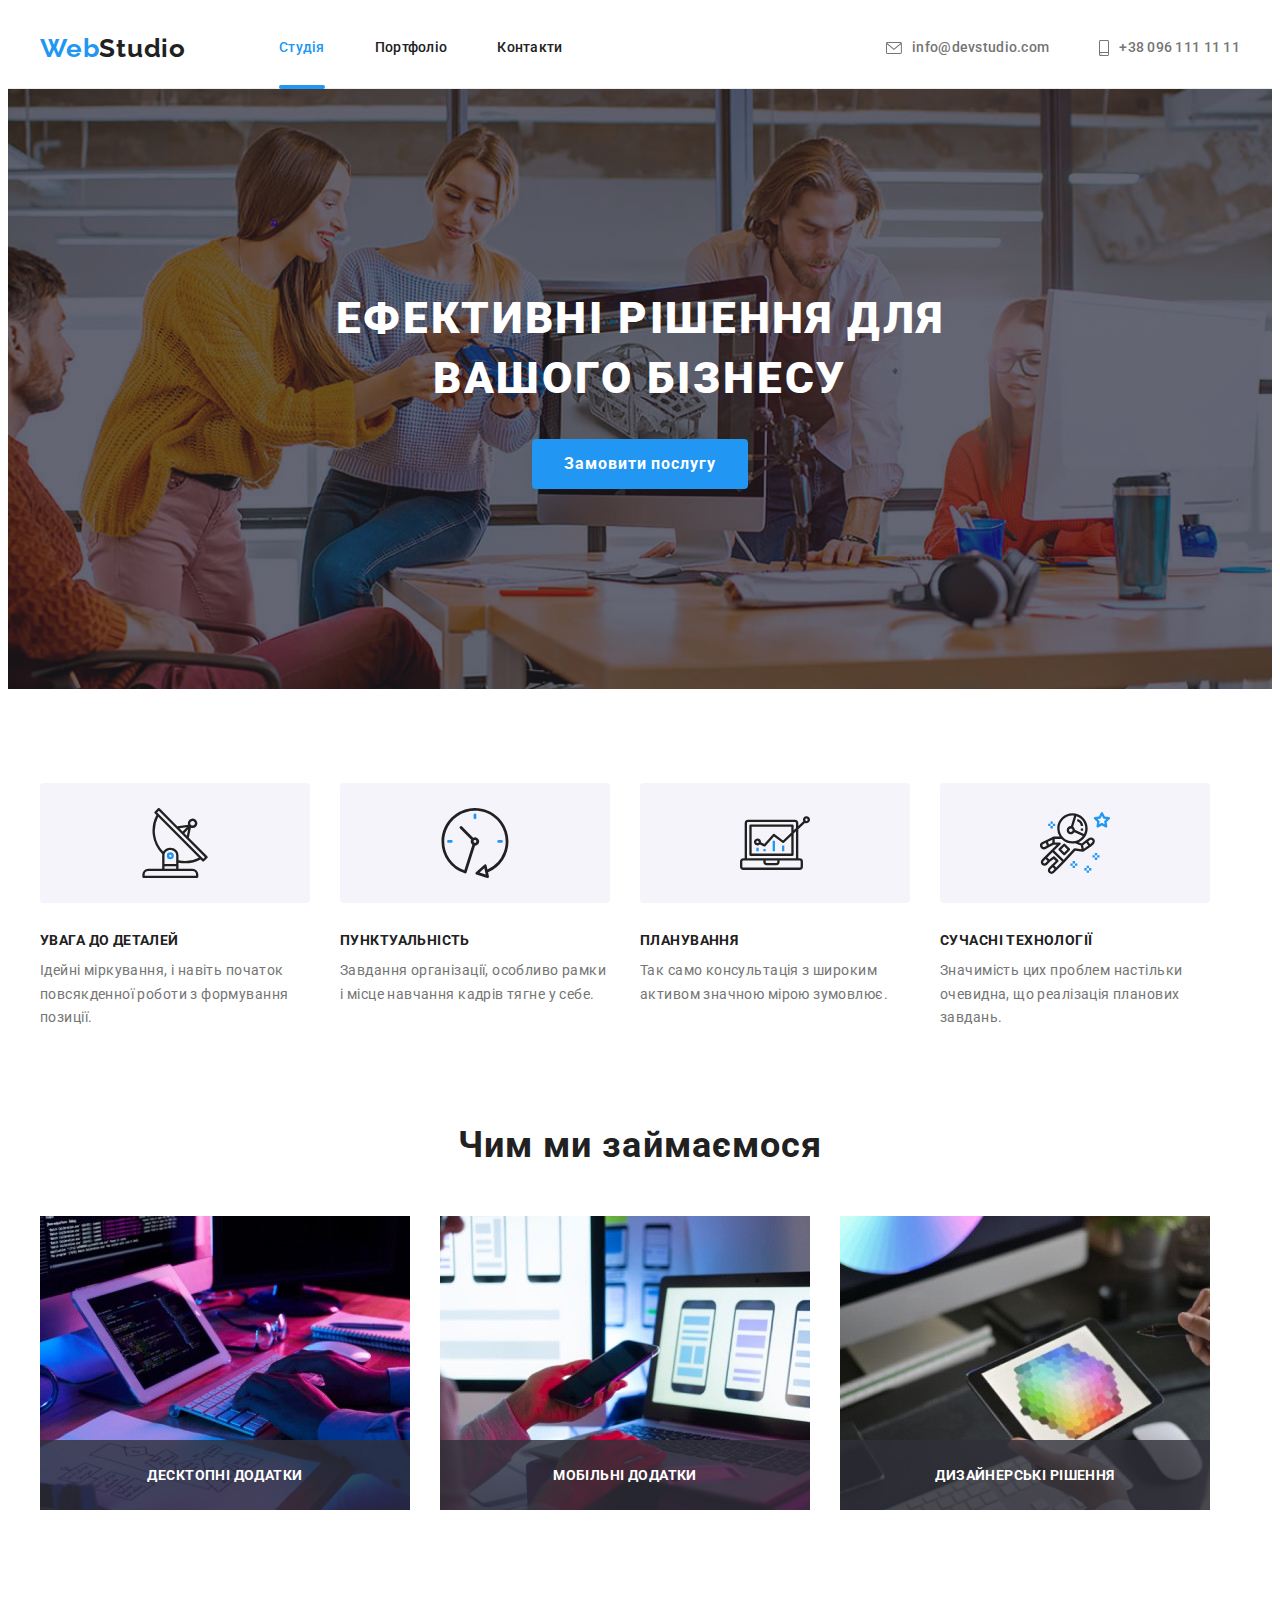
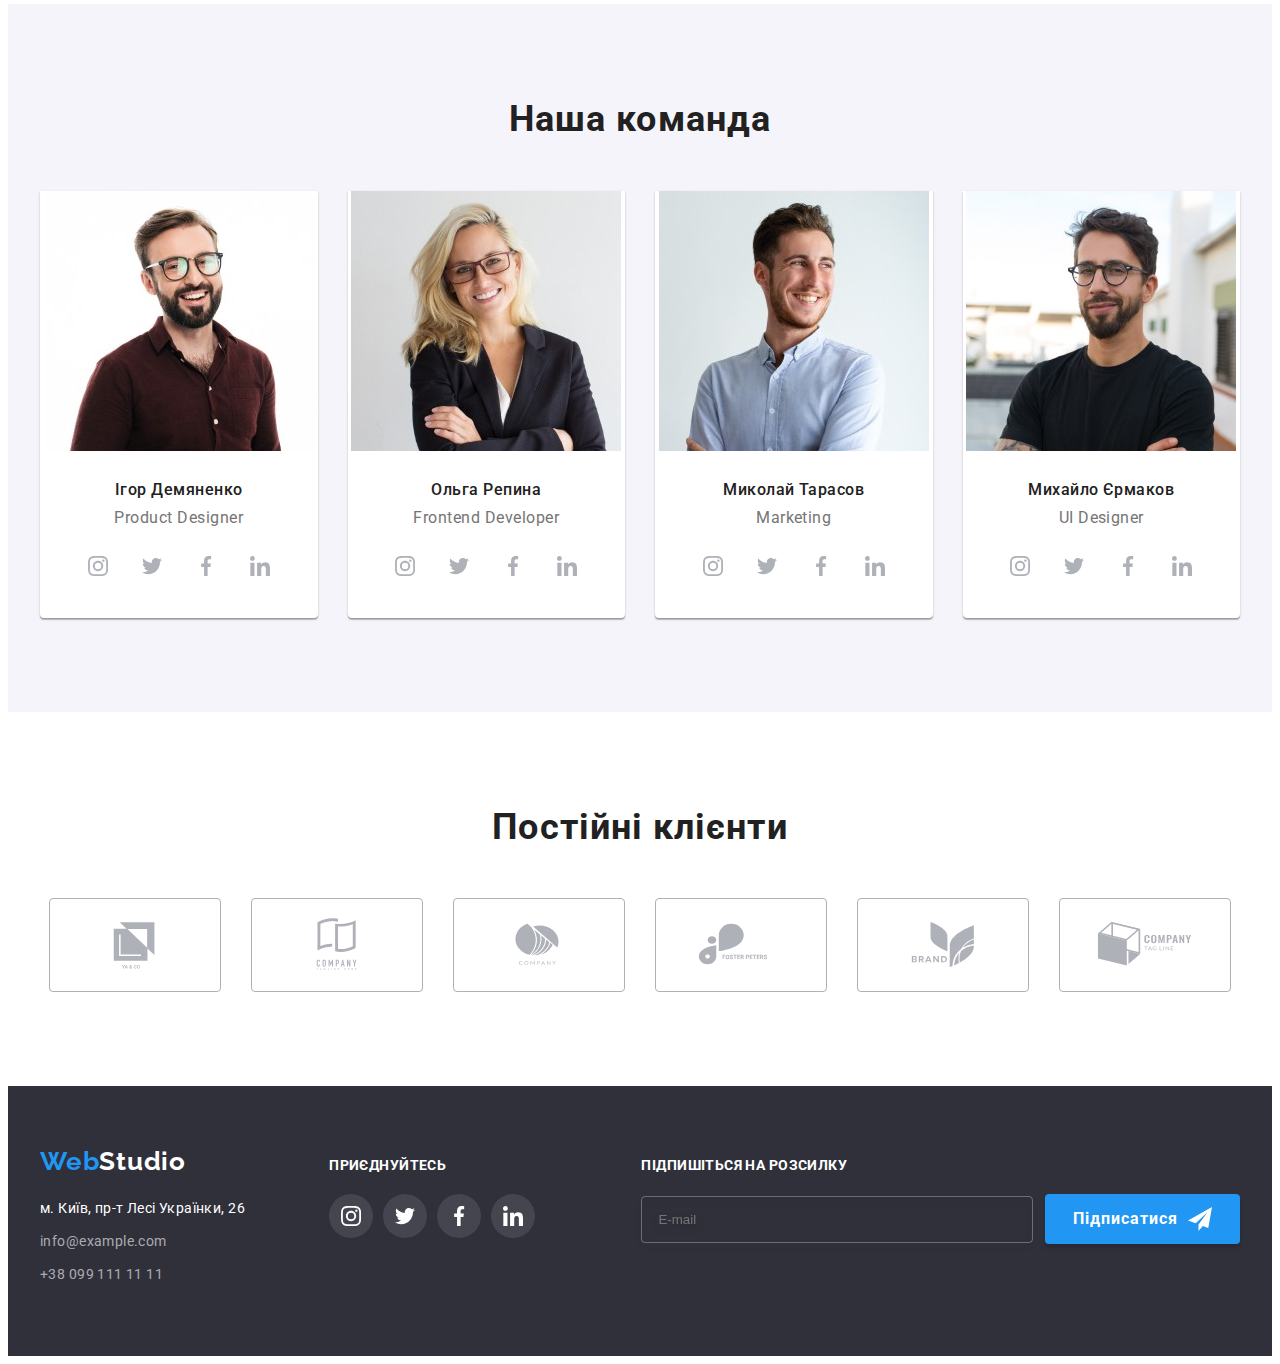
<file: index.html>
<!DOCTYPE html>
<html lang="ru">
  <head>
    <meta charset="UTF-8" />
    <meta http-equiv="X-UA-Compatible" content="IE=edge" />
    <meta name="viewport" content="width=device-width, initial-scale=1.0" />
    <title>WebStudio</title>

    <link rel="preconnect" href="https://fonts.googleapis.com" />
    <link rel="preconnect" href="https://fonts.gstatic.com" crossorigin />
    <link
      href="https://fonts.googleapis.com/css2?family=Raleway:wght@700&family=Roboto:wght@400;500;700;900&display=swap"
      rel="stylesheet"
    />
    <!-- Normalize start -->
    <link
      rel="stylesheet"
      href="https://cdnjs.cloudflare.com/ajax/libs/modern-normalize/1.1.0/modern-normalize.min.css"
      integrity="sha512-wpPYUAdjBVSE4KJnH1VR1HeZfpl1ub8YT/NKx4PuQ5NmX2tKuGu6U/JRp5y+Y8XG2tV+wKQpNHVUX03MfMFn9Q=="
      crossorigin="anonymous"
      referrerpolicy="no-referrer"
    />
    <!-- Normalize end -->
    <link rel="stylesheet" href="./css/main.min.css" />
    <!-- <link rel="stylesheet" href="./css/styles.css" /> -->
  </head>
  <body data-page>
    <!--Header-->
    <header class="header">
      <div class="header__conteiner">
        <nav class="navigation navigation__conteiner">
          <a class="logo" href="./index.html">Web<span class="logo-dark">Studio </span></a>
          <button class="menu-btn" type="button" data-menu-open>
            <svg width="40" height="40">
              <use href="./images/icons.svg#burger-menu"></use>
            </svg>
          </button>

          <ul class="menu list navigation__list">
            <li class="navigation__item">
              <a class="navigation__link navigation__link--current link" href="">Студія</a>
            </li>
            <li class="navigation__item">
              <a class="navigation__link link" href="./portfolio.html">Портфоліо</a>
            </li>
            <li class="navigation__item">
              <a class="navigation__link link" href="">Контакти</a>
            </li>
          </ul>
        </nav>

        <ul class="contacts list">
          <li class="mail">
            <a class="mail__link link" href="mailto:info@devstudio.com">
              <svg class="mail__icon">
                <use href="./images/icons.svg#envelope" width="16" height="12"></use>
              </svg>
              info@devstudio.com</a
            >
          </li>
          <li class="phone">
            <a class="phone__number link" href="tel:+380961111111">
              <svg class="phone__icon">
                <use href="./images/icons.svg#smartphone" width="10" height="16"></use></svg
              >+38 096 111 11 11</a
            >
          </li>
        </ul>
      </div>
    </header>

    <!--Hero image-->
    <main>
      <section class="hero">
        <div class="hero__container">
          <h1 class="hero__title">Ефективні рішення для вашого бізнесу</h1>
          <button class="btn" type="button" data-modal-open>Замовити послугу</button>
        </div>
      </section>

      <!--Benefits-->
      <section class="benefits">
        <div class="benefits__container">
          <h2 class="benefits__title">Some title</h2>
          <ul class="benefits__list list">
            <li class="benefits__card">
              <div class="benefits__place">
                <svg class="benefits__icon" width="70" height="70">
                  <use href="./images/icons.svg#antenna"></use>
                </svg>
              </div>
              <h3 class="benefits__suptitle">УВАГА ДО ДЕТАЛЕЙ</h3>
              <p class="benefits__description">
                Ідейні міркування, і навіть початок повсякденної роботи з формування позиції.
              </p>
            </li>
            <li class="benefits__card">
              <div class="benefits__place">
                <svg class="benefits__icon" width="70" height="70">
                  <use href="./images/icons.svg#clock"></use>
                </svg>
              </div>
              <h3 class="benefits__suptitle">ПУНКТУАЛЬНІСТЬ</h3>
              <p class="benefits__description">
                Завдання організації, особливо рамки і місце навчання кадрів тягне у себе.
              </p>
            </li>
            <li class="benefits__card">
              <div class="benefits__place">
                <svg class="benefits__icon" width="70" height="70">
                  <use href="./images/icons.svg#diagram"></use>
                </svg>
              </div>
              <h3 class="benefits__suptitle">ПЛАНУВАННЯ</h3>
              <p class="benefits__description">
                Так само консультація з широким активом значною мірою зумовлює.
              </p>
            </li>
            <li class="benefits__card">
              <div class="benefits__place">
                <svg class="benefits__icon" width="70" height="70">
                  <use href="./images/icons.svg#astronaut"></use>
                </svg>
              </div>
              <h3 class="benefits__suptitle">СУЧАСНІ ТЕХНОЛОГІЇ</h3>
              <p class="benefits__description">
                Значимість цих проблем настільки очевидна, що реалізація планових завдань.
              </p>
            </li>
          </ul>
        </div>
      </section>

      <!--What we do-->
      <section class="proposals">
        <div class="proposals__container">
          <h2 class="title">Чим ми займаємося</h2>
          <ul class="card list">
            <li class="proposals__photo">
              <picture>
                <!-- desktop screen -->
                <source
                  media="(min-width: 1200px)"
                  srcset="
                    ./images\what_we_do\img-1_lg@1x.jpg 1x,
                    ./images\what_we_do\img-1_lg@2x.jpg 2x
                  "
                  type="image/jpg"
                />
                <!-- fallback -->
                <img src="./images\what_we_do\img-1_lg@1x.jpg" alt="сотрудник набирает текст" />
              </picture>

              <div class="proposal__background">
                <p class="proposal__text">Десктопні додатки</p>
              </div>
            </li>
            <li class="proposals__photo">
              <picture>
                <!-- desktop screen -->
                <source
                  media="(min-width: 1200px)"
                  srcset="
                    ./images\what_we_do\img-2_lg@1x.jpg 1x,
                    ./images\what_we_do\img-2_lg@2x.jpg 2x
                  "
                  type="image/jpg"
                />
                <!-- fallback -->
                <img src="./images\what_we_do\img-2_lg@1x.jpg" alt="сотрудник держит телефон" />
              </picture>

              <div class="proposal__background">
                <p class="proposal__text">Мобільні додатки</p>
              </div>
            </li>
            <li class="proposals__photo">
              <picture>
                <!-- desktop screen -->
                <source
                  media="(min-width: 1200px)"
                  srcset="
                    ./images\what_we_do\img-3_lg@1x.jpg 1x,
                    ./images\what_we_do\img-3_lg@2x.jpg 2x
                  "
                  type="image/jpg"
                />
                <!-- fallback -->
                <img
                  src="./images\what_we_do\img-3_lg@1x.jpg"
                  alt="сотрудник выбирает цвет на планшете"
                />
              </picture>

              <div class="proposal__background">
                <p class="proposal__text">Дизайнерські рішення</p>
              </div>
            </li>
          </ul>
        </div>
      </section>

      <!--Our team-->
      <section class="team">
        <div class="team-container">
          <h2 class="title">Наша команда</h2>
          <ul class="team__list card">
            <li class="team__card card__item">
              <picture>
                <!-- desktop screen -->
                <source
                  media="(min-width: 1200px)"
                  srcset="
                    ./images\our_team\img-1_lg@1x.jpg 1x,
                    ./images\our_team\img-1_lg@2x.jpg 2x
                  "
                  type="image/jpg"
                />
                <!-- tablet screen -->
                <source
                  media="(min-width: 768px)"
                  srcset="
                    ./images\our_team\img-1_md@1x.jpg 1x,
                    ./images\our_team\img-1_md@2x.jpg 2x
                  "
                  type="image/jpg"
                />
                <!-- mobile screen -->
                <source
                  media="(max-width: 767px)"
                  srcset="
                    ./images\our_team\img-1_sm@1x.jpg 1x,
                    ./images\our_team\img-1_sm@2x.jpg 2x
                  "
                  type="image/jpg"
                />
                <!-- fallback -->
                <img src="./images\our_team\img-1_sm@1x.jp" alt="Игорь Демьяненко" />
              </picture>

              <div class="team__wrapper">
                <h3 class="team__title">Ігор Демяненко</h3>
                <p class="team__description" lang="en">Product Designer</p>
                <ul class="socials list">
                  <li class="socials__item">
                    <a
                      class="socials__link link"
                      href=""
                      target="_blank"
                      rel="noopener noreferrer"
                      aria-label="instagram"
                    >
                      <svg class="socials__icon" width="20" height="20">
                        <use href="./images/icons.svg#instagram"></use>
                      </svg>
                    </a>
                  </li>
                  <li class="socials__item">
                    <a
                      class="socials__link link"
                      href=""
                      target="_blank"
                      rel="noopener noreferrer"
                      aria-label="twitter"
                    >
                      <svg class="socials__icon" width="20" height="20">
                        <use href="./images/icons.svg#twitter"></use>
                      </svg>
                    </a>
                  </li>
                  <li class="socials__item">
                    <a
                      class="socials__link link"
                      href=""
                      target="_blank"
                      rel="noopener noreferrer"
                      aria-label="facebook"
                    >
                      <svg class="socials__icon" width="20" height="20">
                        <use href="./images/icons.svg#facebook"></use>
                      </svg>
                    </a>
                  </li>
                  <li class="socials__item">
                    <a
                      class="socials__link link"
                      href=""
                      target="_blank"
                      rel="noopener noreferrer"
                      aria-label="linkedin"
                    >
                      <svg class="socials__icon" width="20" height="20">
                        <use href="./images/icons.svg#linkedin"></use>
                      </svg>
                    </a>
                  </li>
                </ul>
              </div>
            </li>
            <li class="team__card card__item">
              <picture>
                <!-- desktop screen -->
                <source
                  media="(min-width: 1200px)"
                  srcset="
                    ./images\our_team\img-2_lg@1x.jpg 1x,
                    ./images\our_team\img-2_lg@2x.jpg 2x
                  "
                  type="image/jpg"
                />
                <!-- tablet screen -->
                <source
                  media="(min-width: 768px)"
                  srcset="
                    ./images\our_team\img-2_md@1x.jpg 1x,
                    ./images\our_team\img-2_md@2x.jpg 2x
                  "
                  type="image/jpg"
                />
                <!-- mobile screen -->
                <source
                  media="(max-width: 767px)"
                  srcset="
                    ./images\our_team\img-2_sm@1x.jpg 1x,
                    ./images\our_team\img-2_sm@2x.jpg 2x
                  "
                  type="image/jpg"
                />
                <!-- fallback -->
                <img src="./images/our_team/img-2.jpg" alt="Ольга Репина" />
              </picture>

              <div class="team__wrapper">
                <h3 class="team__title">Ольга Репина</h3>
                <p class="team__description" lang="en">Frontend Developer</p>
                <ul class="socials list">
                  <li class="socials__item">
                    <a
                      class="socials__link link"
                      href=""
                      target="_blank"
                      rel="noopener noreferrer"
                      aria-label="instagram"
                    >
                      <svg class="socials__icon" width="20" height="20">
                        <use href="./images/icons.svg#instagram"></use>
                      </svg>
                    </a>
                  </li>
                  <li class="socials__item">
                    <a
                      class="socials__link link"
                      href=""
                      target="_blank"
                      rel="noopener noreferrer"
                      aria-label="twitter"
                    >
                      <svg class="socials__icon" width="20" height="20">
                        <use href="./images/icons.svg#twitter"></use>
                      </svg>
                    </a>
                  </li>
                  <li class="socials__item">
                    <a
                      class="socials__link link"
                      href=""
                      target="_blank"
                      rel="noopener noreferrer"
                      aria-label="facebook"
                    >
                      <svg class="socials__icon" width="20" height="20">
                        <use href="./images/icons.svg#facebook"></use>
                      </svg>
                    </a>
                  </li>
                  <li class="socials__item">
                    <a
                      class="socials__link link"
                      href=""
                      target="_blank"
                      rel="noopener noreferrer"
                      aria-label="linkedin"
                    >
                      <svg class="socials__icon" width="20" height="20">
                        <use href="./images/icons.svg#linkedin"></use>
                      </svg>
                    </a>
                  </li>
                </ul>
              </div>
            </li>
            <li class="team__card card__item">
              <picture>
                <!-- desktop screen -->
                <source
                  media="(min-width: 1200px)"
                  srcset="
                    ./images\our_team\img-3_lg@1x.jpg 1x,
                    ./images\our_team\img-3_lg@2x.jpg 2x
                  "
                  type="image/jpg"
                />
                <!-- tablet screen -->
                <source
                  media="(min-width: 768px)"
                  srcset="
                    ./images\our_team\img-3_md@1x.jpg 1x,
                    ./images\our_team\img-3_md@2x.jpg 2x
                  "
                  type="image/jpg"
                />
                <!-- mobile screen -->
                <source
                  media="(max-width: 767px)"
                  srcset="
                    ./images\our_team\img-3_sm@1x.jpg 1x,
                    ./images\our_team\img-3_sm@2x.jpg 2x
                  "
                  type="image/jpg"
                />
                <!-- fallback -->
                <img src="./images/our_team/img-3.jpg" alt="Николай Тарасов" />
              </picture>

              <div class="team__wrapper">
                <h3 class="team__title">Миколай Тарасов</h3>
                <p class="team__description" lang="en">Marketing</p>
                <ul class="socials list">
                  <li class="socials__item">
                    <a
                      class="socials__link link"
                      href=""
                      target="_blank"
                      rel="noopener noreferrer"
                      aria-label="instagram"
                    >
                      <svg class="socials__icon" width="20" height="20">
                        <use href="./images/icons.svg#instagram"></use>
                      </svg>
                    </a>
                  </li>
                  <li class="socials__item">
                    <a
                      class="socials__link link"
                      href=""
                      target="_blank"
                      rel="noopener noreferrer"
                      aria-label="twitter"
                    >
                      <svg class="socials__icon" width="20" height="20">
                        <use href="./images/icons.svg#twitter"></use>
                      </svg>
                    </a>
                  </li>
                  <li class="socials__item">
                    <a
                      class="socials__link link"
                      href=""
                      target="_blank"
                      rel="noopener noreferrer"
                      aria-label="facebook"
                    >
                      <svg class="socials__icon" width="20" height="20">
                        <use href="./images/icons.svg#facebook"></use>
                      </svg>
                    </a>
                  </li>
                  <li class="socials__item">
                    <a
                      class="socials__link link"
                      href=""
                      target="_blank"
                      rel="noopener noreferrer"
                      aria-label="linkedin"
                    >
                      <svg class="socials__icon" width="20" height="20">
                        <use href="./images/icons.svg#linkedin"></use>
                      </svg>
                    </a>
                  </li>
                </ul>
              </div>
            </li>
            <li class="team__card card__item">
              <picture>
                <!-- desktop screen -->
                <source
                  media="(min-width: 1200px)"
                  srcset="
                    ./images\our_team\img-4_lg@1x.jpg 1x,
                    ./images\our_team\img-4_lg@2x.jpg 2x
                  "
                  type="image/jpg"
                />
                <!-- tablet screen -->
                <source
                  media="(min-width: 768px)"
                  srcset="
                    ./images\our_team\img-4_md@1x.jpg 1x,
                    ./images\our_team\img-4_md@2x.jpg 2x
                  "
                  type="image/jpg"
                />
                <!-- mobile screen -->
                <source
                  media="(max-width: 767px)"
                  srcset="
                    ./images\our_team\img-4_sm@1x.jpg 1x,
                    ./images\our_team\img-4_sm@2x.jpg 2x
                  "
                  type="image/jpg"
                />
                <!-- fallback -->
                <img src="./images/our_team/img-4.jpg" alt="Михаил Ермаков" />
              </picture>

              <div class="team__wrapper">
                <h3 class="team__title">Михайло Єрмаков</h3>
                <p class="team__description" lang="en">UI Designer</p>
                <ul class="socials list">
                  <li class="socials__item">
                    <a
                      class="socials__link link"
                      href=""
                      target="_blank"
                      rel="noopener noreferrer"
                      aria-label="instagram"
                    >
                      <svg class="socials__icon" width="20" height="20">
                        <use href="./images/icons.svg#instagram"></use>
                      </svg>
                    </a>
                  </li>
                  <li class="socials__item">
                    <a
                      class="socials__link link"
                      href=""
                      target="_blank"
                      rel="noopener noreferrer"
                      aria-label="twitter"
                    >
                      <svg class="socials__icon" width="20" height="20">
                        <use href="./images/icons.svg#twitter"></use>
                      </svg>
                    </a>
                  </li>
                  <li class="socials__item">
                    <a
                      class="socials__link link"
                      href=""
                      target="_blank"
                      rel="noopener noreferrer"
                      aria-label="facebook"
                    >
                      <svg class="socials__icon" width="20" height="20">
                        <use href="./images/icons.svg#facebook"></use>
                      </svg>
                    </a>
                  </li>
                  <li class="socials__item">
                    <a
                      class="socials__link link"
                      href=""
                      target="_blank"
                      rel="noopener noreferrer"
                      aria-label="linkedin"
                    >
                      <svg class="socials__icon" width="20" height="20">
                        <use href="./images/icons.svg#linkedin"></use>
                      </svg>
                    </a>
                  </li>
                </ul>
              </div>
            </li>
          </ul>
        </div>
      </section>
    </main>

    <!--Clients-->
    <section class="clients">
      <div class="clients__container">
        <h2 class="title">Постійні клієнти</h2>
        <ul class="clients__list list">
          <li class="clients__item">
            <a
              class="clients__link link"
              href=""
              target="_blank"
              rel="noopener noreferrer"
              aria-label="Client-1"
            >
              <svg class="clients__icon" width="106" height="60">
                <use href="./images/icons.svg#Logo-1"></use>
              </svg>
            </a>
          </li>
          <li class="clients__item">
            <a
              class="clients__link link"
              href=""
              target="_blank"
              rel="noopener noreferrer"
              aria-label="Client-2"
            >
              <svg class="clients__icon" width="106" height="60">
                <use href="./images/icons.svg#Logo-2"></use>
              </svg>
            </a>
          </li>
          <li class="clients__item">
            <a
              class="clients__link link"
              href=""
              target="_blank"
              rel="noopener noreferrer"
              aria-label="Client-3"
            >
              <svg class="clients__icon" width="106" height="60">
                <use href="./images/icons.svg#Logo-3"></use>
              </svg>
            </a>
          </li>
          <li class="clients__item">
            <a
              class="clients__link link"
              href=""
              target="_blank"
              rel="noopener noreferrer"
              aria-label="Client-4"
            >
              <svg class="clients__icon" width="106" height="60">
                <use href="./images/icons.svg#Logo-4"></use>
              </svg>
            </a>
          </li>
          <li class="clients__item">
            <a
              class="clients__link link"
              href=""
              target="_blank"
              rel="noopener noreferrer"
              aria-label="Client-5"
            >
              <svg class="clients__icon" width="106" height="60">
                <use href="./images/icons.svg#Logo-5"></use>
              </svg>
            </a>
          </li>
          <li class="clients__item">
            <a
              class="clients__link link"
              href=""
              target="_blank"
              rel="noopener noreferrer"
              aria-label="Client-6"
            >
              <svg class="clients__icon" width="106" height="60">
                <use href="./images/icons.svg#Logo-6"></use>
              </svg>
            </a>
          </li>
        </ul>
      </div>
    </section>

    <!--Footer-->
    <footer class="footer">
      <div class="footer__container">
        <div class="footer__contacts">
          <a class="logo footer__logo" href="./index.html">
            Web<span class="logo--white">Studio </span></a
          >
          <address class="footer__address">
            <ul class="footer__address-link list">
              <li class="footer__address-title">
                <a
                  class="footer__address-link"
                  href="https://goo.gl/maps/iM9jKwknU9FxhSqU6"
                  target="_blank"
                  rel="noopener noreferrer"
                  >м. Київ, пр-т Лесі Українки, 26</a
                >
              </li>
              <li class="footer__mail-title">
                <a class="footer__mail-link" href="mailto:info@example.com">info@example.com</a>
              </li>
              <li class="footer__phone-title">
                <a class="footer__phone-link" href="tel:+380991111111">+38 099 111 11 11</a>
              </li>
            </ul>
          </address>
        </div>
        <div class="footer__social">
          <h3 class="footer__social-suptitle">приєднуйтесь</h3>
          <ul class="footer__social-list list">
            <li class="footer__social-item">
              <a
                class="footer__social-link link"
                href=""
                target="_blank"
                rel="noopener noreferrer"
                aria-label="instagram"
              >
                <svg class="footer__social-icon" width="20" height="20">
                  <use href="./images/icons.svg#instagram"></use>
                </svg>
              </a>
            </li>
            <li class="footer-socials-item">
              <a
                class="footer__social-link link"
                href=""
                target="_blank"
                rel="noopener noreferrer"
                aria-label="twitter"
              >
                <svg class="footer__social-icon" width="20" height="20">
                  <use href="./images/icons.svg#twitter"></use>
                </svg>
              </a>
            </li>
            <li class="footer-socials-item">
              <a
                class="footer__social-link link"
                href=""
                target="_blank"
                rel="noopener noreferrer"
                aria-label="facebook"
              >
                <svg class="footer__social-icon" width="20" height="20">
                  <use href="./images/icons.svg#facebook"></use>
                </svg>
              </a>
            </li>
            <li class="footer-socials__item">
              <a
                class="footer__social-link link"
                href=""
                target="_blank"
                rel="noopener noreferrer"
                aria-label="linkedin"
              >
                <svg class="footer__social-icon" width="20" height="20">
                  <use href="./images/icons.svg#linkedin"></use>
                </svg>
              </a>
            </li>
          </ul>
        </div>

        <div class="footer__submit">
          <form class="footer__submit-form">
            <label class="footer__submit-lable">
              <h2 class="footer__submit-title">Підпишіться на розсилку</h2>
              <div class="footer__mail-button">
                <input type="email" name="email" class="submit-input" placeholder="E-mail" />
                <button class="footer__submit-button">
                  <span class="footer__sumbit-title"> Підписатися</span>
                  <svg class="footer__button-icon" width="24px" height="24px">
                    <use href="./images/icons.svg#send-icon"></use>
                  </svg>
                </button>
              </div>
            </label>
          </form>
        </div>
      </div>
    </footer>

    <!--Modal window-->
    <div class="backdrop is-hidden" data-modal>
      <div class="modal">
        <button class="modal__btn-close" data-modal-close>
          <svg class="modal__btn-icon" width="18" height="18">
            <use href="./images/icons.svg#icon-close"></use>
          </svg>
        </button>

        <form class="modal__form">
          <strong class="modal__form-title">Залиште свої дані, ми вам передзвонимо</strong>
          <div class="modal__form-group" role="group">
            <label class="modal__form-wrap">
              <span class="modal__form-label">Ім'я</span>
              <input class="modal__form-input" type="text" />
              <svg class="modal__form-icon" width="18" height="18">
                <use href="./images/icons.svg#Form-name"></use>
              </svg>
            </label>
            <label class="modal__form-wrap">
              <span class="modal__form-label">Телефон</span>
              <input class="modal__form-input" type="tel" />
              <svg class="modal__form-icon" width="18" height="18">
                <use href="./images/icons.svg#Form-phone"></use>
              </svg>
            </label>
            <label class="modal__form-wrap">
              <span class="modal__form-label">Пошта</span>
              <input class="modal__form-input" type="email" />
              <svg class="modal__form-icon" width="18" height="18">
                <use href="./images/icons.svg#Form-mail"></use>
              </svg>
            </label>
            <label class="modal__form-wrap">
              <span class="modal__form-label">Коментар</span>
              <textarea class="modal__form-message" name="" placeholder="Введіть текст"></textarea>
            </label>
          </div>

          <label class="modal__form-agreement">
            <input
              class="modal__register-checkbox visuaaly-hidden"
              type="checkbox"
              name="agreement"
            />
            <svg class="modal__register-icon" width="16" height="15">
              <use class="modal__icon-uncheck" href="./images/icons.svg#icon-uncheck"></use>
              <use class="modal__icon-check" href="./images/icons.svg#icon-check"></use>
            </svg>
            <span class="modal__agreement-text"
              >Погоджуюся з розсилкою та приймаю
              <a class="modal__agreement-link" href="">Умови договору</a>
            </span>
          </label>

          <button class="modal__form-btn" type="submit">Відправити</button>
        </form>
      </div>
    </div>

    <!-- Mobile menu -->
    <div class="menu-container" data-menu>
      <button class="menu-btn" type="button" data-menu-close>
        <svg class="menu-close-icon" width="40" height="40">
          <use href="./images/icons.svg#close-menu"></use>
        </svg>
      </button>

      <ul class="mobile-nav list">
        <li class="mobile-nav-item">
          <a href="./index.html" class="mobile-link link">Студія</a>
        </li>
        <li class="mobile-nav-item">
          <a href="./portfolio.html" class="mobile-link link">Портфоліо</a>
        </li>
        <li class="mobile-nav-item">
          <a href="" class="mobile-link link">Контакти</a>
        </li>
      </ul>

      <div class="mobile-contacts-list">
        <ul class="mobile-contacts list">
          <li class="mobile-contacts-list">
            <a class="mobile-contacts-link link" href="+380441111111">+38 044 111 11 11</a>
          </li>
          <li class="mail-contacts-list">
            <a class="mail-contacts-link link" href="mailto:info@devstudio.com"
              >info@devstudio.com</a
            >
          </li>
        </ul>
        <ul class="mobile-socilas list">
          <li class="mobile-socilas-item">
            <a href="" class="mobile-socilas-link link">Instagram</a>
          </li>
          <li class="mobile-socilas-item">
            <a href="" class="mobile-socilas-link link">Twitter</a>
          </li>
          <li class="mobile-socilas-item">
            <a href="" class="mobile-socilas-link link">Facebook</a>
          </li>
          <li class="mobile-socilas-item">
            <a href="" class="mobile-socilas-link link">LinkedIn</a>
          </li>
        </ul>
      </div>
    </div>

    <script src="./js/modal.js"></script>
    <script src="./js/menu.js"></script>
  </body>
</html>
</file>
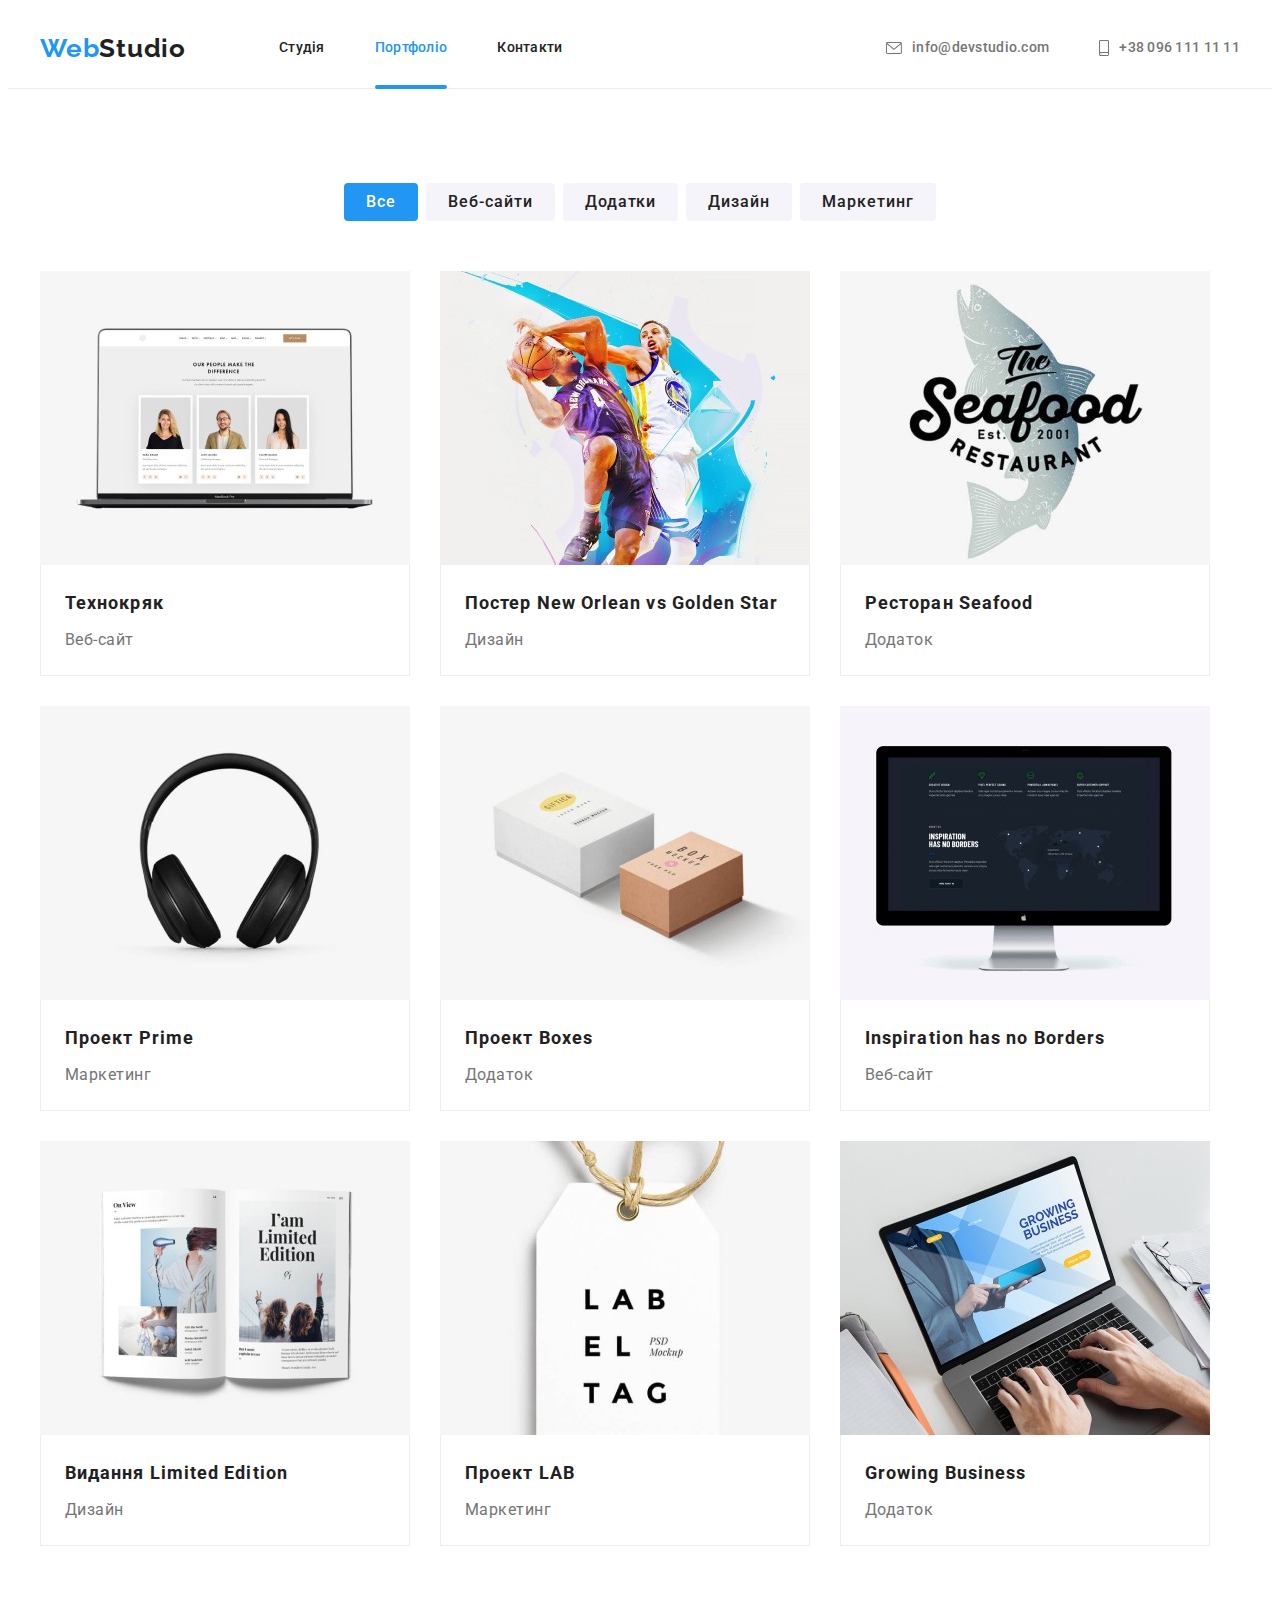
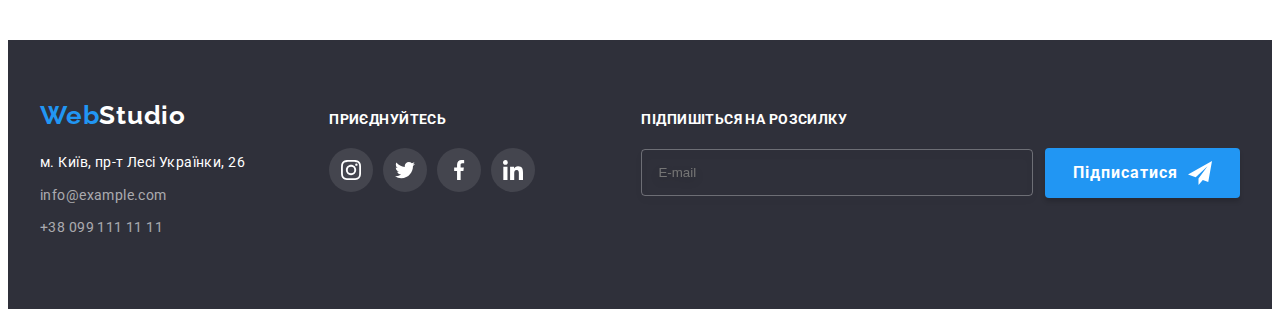
<file: portfolio.html>
<!DOCTYPE html>
<html lang="ru">
  <head>
    <meta charset="UTF-8" />
    <meta http-equiv="X-UA-Compatible" content="IE=edge" />
    <meta name="viewport" content="width=device-width, initial-scale=1.0" />
    <title>WebStudio</title>
    <link rel="preconnect" href="https://fonts.googleapis.com" />
    <link rel="preconnect" href="https://fonts.gstatic.com" crossorigin />
    <link
      href="https://fonts.googleapis.com/css2?family=Raleway:wght@700&family=Roboto:wght@400;500;700;900&display=swap"
      rel="stylesheet"
    />

    <!-- Normalize start -->
    <link
      rel="stylesheet"
      href="https://cdnjs.cloudflare.com/ajax/libs/modern-normalize/1.1.0/modern-normalize.min.css"
      integrity="sha512-wpPYUAdjBVSE4KJnH1VR1HeZfpl1ub8YT/NKx4PuQ5NmX2tKuGu6U/JRp5y+Y8XG2tV+wKQpNHVUX03MfMFn9Q=="
      crossorigin="anonymous"
      referrerpolicy="no-referrer"
    />
    <!-- Normalize end -->

    <link rel="stylesheet" href="./css/main.min.css" />
    <!-- <link rel="stylesheet" href="./css/styles.css" /> -->
  </head>
  <body>
    <!--Header-->
    <header class="header">
      <div class="header__conteiner">
        <nav class="navigation navigation__conteiner">
          <a class="logo" href="./index.html">Web<span class="logo-dark">Studio </span></a>
          <button class="menu-btn" type="button" data-menu-open>
            <svg width="40" height="40">
              <use href="./images/icons.svg#burger-menu"></use>
            </svg>
          </button>

          <ul class="menu list navigation__list">
            <li class="navigation__item">
              <a class="navigation__link link" href="./index.html">Студія</a>
            </li>
            <li class="navigation__item">
              <a class="navigation__link navigation__link--current link" href="./portfolio.html"
                >Портфоліо</a
              >
            </li>
            <li class="navigation__item">
              <a class="navigation__link link" href="">Контакти</a>
            </li>
          </ul>
        </nav>

        <ul class="contacts list">
          <li class="mail">
            <a class="mail__link link" href="mailto:info@devstudio.com">
              <svg class="mail__icon">
                <use href="./images/icons.svg#envelope" width="16" height="12"></use>
              </svg>
              info@devstudio.com</a
            >
          </li>
          <li class="phone">
            <a class="phone__number link" href="tel:+380961111111">
              <svg class="phone__icon">
                <use href="./images/icons.svg#smartphone" width="10" height="16"></use></svg
              >+38 096 111 11 11</a
            >
          </li>
        </ul>
      </div>
    </header>

    <!--Portfolio section-->
    <main>
      <section class="portfolio">
        <div class="portfolio__container">
          <ul class="tabs list">
            <li class="portfolio__btn-item">
              <button class="portfolio__tabs-selected" type="button">Все</button>
            </li>
            <li class="portfolio__btn-item">
              <button class="portfolio__tabs" type="button">Веб-сайти</button>
            </li>
            <li class="portfolio__btn-item">
              <button class="portfolio__tabs" type="button">Додатки</button>
            </li>
            <li class="portfolio__btn-item">
              <button class="portfolio__tabs" type="button">Дизайн</button>
            </li>
            <li class="portfolio__btn-item">
              <button class="portfolio__tabs" type="button">Маркетинг</button>
            </li>
          </ul>
          <ul class="portfolio__card list card">
            <li class="portfolio__card-item card__item">
              <a class="portfolio__card-link" href="" target="_blank" rel="noopener noreferrer">
                <div class="portfolio__overlay-block">
                  <picture>
                    <!-- desktop screen -->
                    <source
                      media="(min-width: 1200px)"
                      srcset="
                        ./images\portfolio\img-1_lg@1x.jpg 1x,
                        ./images\portfolio\img-1_lg@2x.jpg 2x
                      "
                      type="image/jpg"
                    />
                    <!-- tablet screen -->
                    <source
                      media="(min-width: 768px)"
                      srcset="
                        ./images\portfolio\img-1_md@1x.jpg 1x,
                        ./images\portfolio\img-1_md@2x.jpg 2x
                      "
                      type="image/jpg"
                    />
                    <!-- mobile screen -->
                    <source
                      media="(max-width: 767px)"
                      srcset="
                        ./images\portfolio\img-1_sm@1x.jpg 1x,
                        ./images\portfolio\img-1_sm@2x.jpg 2x
                      "
                      type="image/jpg"
                    />
                    <!-- fallback -->
                    <img src="./images\portfolio\img-1_sm@1x.jpg" alt="веб сайт на компютере" />
                  </picture>

                  <div class="portfolio__overlay">
                    <p class="portfolio__overlay-text">
                      Ресурс пропонує комплексні пропозиції з різним рівнем функціоналу та сервісів.
                      Все це дозволить відвідувачу отримати вичерпні відомості про компанію чи
                      приватну особу.
                    </p>
                  </div>
                </div>
                <div class="portfolio__card-wrapper">
                  <h1 class="portfolio__card-title">Технокряк</h1>
                  <p class="portfolio__card-description">Веб-сайт</p>
                </div>
              </a>
            </li>
            <li class="portfolio__card-item card__item">
              <a class="portfolio__card-link" href="" target="_blank" rel="noopener noreferrer">
                <div class="portfolio__overlay-block">
                  <picture>
                    <!-- desktop screen -->
                    <source
                      media="(min-width: 1200px)"
                      srcset="
                        ./images\portfolio\img-2_lg@1x.jpg 1x,
                        ./images\portfolio\img-2_lg@2x.jpg 2x
                      "
                      type="image/jpg"
                    />
                    <!-- tablet screen -->
                    <source
                      media="(min-width: 768px)"
                      srcset="
                        ./images\portfolio\img-2_md@1x.jpg 1x,
                        ./images\portfolio\img-2_md@2x.jpg 2x
                      "
                      type="image/jpg"
                    />
                    <!-- mobile screen -->
                    <source
                      media="(max-width: 767px)"
                      srcset="
                        ./images\portfolio\img-2_sm@1x.jpg 1x,
                        ./images\portfolio\img-2_sm@2x.jpg 2x
                      "
                      type="image/jpg"
                    />
                    <!-- fallback -->
                    <img src="./images/portfolio/img-2.jpg" alt="веб сайт на компютере" />
                  </picture>

                  <div class="portfolio__overlay">
                    <p class="portfolio__overlay-text">
                      Ресурс пропонує комплексні пропозиції з різним рівнем функціоналу та сервісів.
                      Все це дозволить відвідувачу отримати вичерпні відомості про компанію чи
                      приватну особу.
                    </p>
                  </div>
                </div>
                <div class="portfolio__card-wrapper">
                  <h1 class="portfolio__card-title">
                    Постер <span lang="en">New Orlean vs Golden Star</span>
                  </h1>
                  <p class="portfolio__card-description">Дизайн</p>
                </div>
              </a>
            </li>
            <li class="portfolio__card-item card__item">
              <a class="portfolio__card-link" href="" target="_blank" rel="noopener noreferrer">
                <div class="portfolio__overlay-block">
                  <picture>
                    <!-- desktop screen -->
                    <source
                      media="(min-width: 1200px)"
                      srcset="
                        ./images\portfolio\img-3_lg@1x.jpg 1x,
                        ./images\portfolio\img-3_lg@2x.jpg 2x
                      "
                      type="image/jpg"
                    />
                    <!-- tablet screen -->
                    <source
                      media="(min-width: 768px)"
                      srcset="
                        ./images\portfolio\img-3_md@1x.jpg 1x,
                        ./images\portfolio\img-3_md@2x.jpg 2x
                      "
                      type="image/jpg"
                    />
                    <!-- mobile screen -->
                    <source
                      media="(max-width: 767px)"
                      srcset="
                        ./images\portfolio\img-3_sm@1x.jpg 1x,
                        ./images\portfolio\img-3_sm@2x.jpg 2x
                      "
                      type="image/jpg"
                    />
                    <!-- fallback -->
                    <img src="./images/portfolio/img-3.jpg" alt="веб сайт на компютере" />
                  </picture>

                  <div class="portfolio__overlay">
                    <p class="portfolio__overlay-text">
                      Ресурс пропонує комплексні пропозиції з різним рівнем функціоналу та сервісів.
                      Все це дозволить відвідувачу отримати вичерпні відомості про компанію чи
                      приватну особу.
                    </p>
                  </div>
                </div>
                <div class="portfolio__card-wrapper">
                  <h1 class="portfolio__card-title">Ресторан <span lang="en">Seafood</span></h1>
                  <p class="portfolio__card-description">Додаток</p>
                </div>
              </a>
            </li>
            <li class="portfolio__card-item card__item">
              <a class="portfolio__card-link" href="" target="_blank" rel="noopener noreferrer">
                <div class="portfolio__overlay-block">
                  <picture>
                    <!-- desktop screen -->
                    <source
                      media="(min-width: 1200px)"
                      srcset="
                        ./images\portfolio\img-4_lg@1x.jpg 1x,
                        ./images\portfolio\img-4_lg@2x.jpg 2x
                      "
                      type="image/jpg"
                    />
                    <!-- tablet screen -->
                    <source
                      media="(min-width: 768px)"
                      srcset="
                        ./images\portfolio\img-4_md@1x.jpg 1x,
                        ./images\portfolio\img-4_md@2x.jpg 2x
                      "
                      type="image/jpg"
                    />
                    <!-- mobile screen -->
                    <source
                      media="(max-width: 767px)"
                      srcset="
                        ./images\portfolio\img-4_sm@1x.jpg 1x,
                        ./images\portfolio\img-4_sm@2x.jpg 2x
                      "
                      type="image/jpg"
                    />
                    <!-- fallback -->
                    <img src="./images/portfolio/img-4.jpg" alt="веб сайт на компютере" />
                  </picture>

                  <div class="portfolio__overlay">
                    <p class="portfolio__overlay-text">
                      Ресурс пропонує комплексні пропозиції з різним рівнем функціоналу та сервісів.
                      Все це дозволить відвідувачу отримати вичерпні відомості про компанію чи
                      приватну особу.
                    </p>
                  </div>
                </div>
                <div class="portfolio__card-wrapper">
                  <h1 class="portfolio__card-title">Проект <span lang="en">Prime</span></h1>
                  <p class="portfolio__card-description">Маркетинг</p>
                </div>
              </a>
            </li>
            <li class="portfolio__card-item card__item">
              <a class="portfolio__card-link" href="" target="_blank" rel="noopener noreferrer">
                <div class="portfolio__overlay-block">
                  <picture>
                    <!-- desktop screen -->
                    <source
                      media="(min-width: 1200px)"
                      srcset="
                        ./images\portfolio\img-5_lg@1x.jpg 1x,
                        ./images\portfolio\img-5_lg@2x.jpg 2x
                      "
                      type="image/jpg"
                    />
                    <!-- tablet screen -->
                    <source
                      media="(min-width: 768px)"
                      srcset="
                        ./images\portfolio\img-5_md@1x.jpg 1x,
                        ./images\portfolio\img-5_md@2x.jpg 2x
                      "
                      type="image/jpg"
                    />
                    <!-- mobile screen -->
                    <source
                      media="(max-width: 767px)"
                      srcset="
                        ./images\portfolio\img-5_sm@1x.jpg 1x,
                        ./images\portfolio\img-5_sm@2x.jpg 2x
                      "
                      type="image/jpg"
                    />
                    <!-- fallback -->
                    <img src="./images/portfolio/img-5.jpg" alt="веб сайт на компютере" />
                  </picture>

                  <div class="portfolio__overlay">
                    <p class="portfolio__overlay-text">
                      Ресурс пропонує комплексні пропозиції з різним рівнем функціоналу та сервісів.
                      Все це дозволить відвідувачу отримати вичерпні відомості про компанію чи
                      приватну особу.
                    </p>
                  </div>
                </div>
                <div class="portfolio__card-wrapper">
                  <h1 class="portfolio__card-title">Проект <span lang="en">Boxes</span></h1>
                  <p class="portfolio__card-description">Додаток</p>
                </div>
              </a>
            </li>
            <li class="portfolio__card-item card__item">
              <a class="portfolio__card-link" href="" target="_blank" rel="noopener noreferrer">
                <div class="portfolio__overlay-block">
                  <picture>
                    <!-- desktop screen -->
                    <source
                      media="(min-width: 1200px)"
                      srcset="
                        ./images\portfolio\img-6_lg@1x.jpg 1x,
                        ./images\portfolio\img-6_lg@2x.jpg 2x
                      "
                      type="image/jpg"
                    />
                    <!-- tablet screen -->
                    <source
                      media="(min-width: 768px)"
                      srcset="
                        ./images\portfolio\img-6_md@1x.jpg 1x,
                        ./images\portfolio\img-6_md@2x.jpg 2x
                      "
                      type="image/jpg"
                    />
                    <!-- mobile screen -->
                    <source
                      media="(max-width: 767px)"
                      srcset="
                        ./images\portfolio\img-6_sm@1x.jpg 1x,
                        ./images\portfolio\img-6_sm@2x.jpg 2x
                      "
                      type="image/jpg"
                    />
                    <!-- fallback -->
                    <img src="./images/portfolio/img-6.jpg" alt="веб сайт на компютере" />
                  </picture>

                  <div class="portfolio__overlay">
                    <p class="portfolio__overlay-text">
                      Ресурс пропонує комплексні пропозиції з різним рівнем функціоналу та сервісів.
                      Все це дозволить відвідувачу отримати вичерпні відомості про компанію чи
                      приватну особу.
                    </p>
                  </div>
                </div>
                <div class="portfolio__card-wrapper">
                  <h1 class="portfolio__card-title" lang="en">Inspiration has no Borders</h1>
                  <p class="portfolio__card-description">Веб-сайт</p>
                </div>
              </a>
            </li>
            <li class="portfolio__card-item card__item">
              <a class="portfolio__card-link" href="" target="_blank" rel="noopener noreferrer">
                <div class="portfolio__overlay-block">
                  <picture>
                    <!-- desktop screen -->
                    <source
                      media="(min-width: 1200px)"
                      srcset="
                        ./images\portfolio\img-7_lg@1x.jpg 1x,
                        ./images\portfolio\img-7_lg@2x.jpg 2x
                      "
                      type="image/jpg"
                    />
                    <!-- tablet screen -->
                    <source
                      media="(min-width: 768px)"
                      srcset="
                        ./images\portfolio\img-7_md@1x.jpg 1x,
                        ./images\portfolio\img-7_md@2x.jpg 2x
                      "
                      type="image/jpg"
                    />
                    <!-- mobile screen -->
                    <source
                      media="(max-width: 767px)"
                      srcset="
                        ./images\portfolio\img-7_sm@1x.jpg 1x,
                        ./images\portfolio\img-7_sm@2x.jpg 2x
                      "
                      type="image/jpg"
                    />
                    <!-- fallback -->
                    <img src="./images/portfolio/img-7.jpg" alt="веб сайт на компютере" />
                  </picture>

                  <div class="portfolio__overlay">
                    <p class="portfolio__overlay-text">
                      Ресурс пропонує комплексні пропозиції з різним рівнем функціоналу та сервісів.
                      Все це дозволить відвідувачу отримати вичерпні відомості про компанію чи
                      приватну особу.
                    </p>
                  </div>
                </div>
                <div class="portfolio__card-wrapper">
                  <h1 class="portfolio__card-title">
                    Видання <span lang="en">Limited Edition</span>
                  </h1>
                  <p class="portfolio__card-description">Дизайн</p>
                </div>
              </a>
            </li>
            <li class="portfolio__card-item card__item">
              <a class="portfolio__card-link" href="" target="_blank" rel="noopener noreferrer">
                <div class="portfolio__overlay-block">
                  <picture>
                    <!-- desktop screen -->
                    <source
                      media="(min-width: 1200px)"
                      srcset="
                        ./images\portfolio\img-8_lg@1x.jpg 1x,
                        ./images\portfolio\img-8_lg@2x.jpg 2x
                      "
                      type="image/jpg"
                    />
                    <!-- tablet screen -->
                    <source
                      media="(min-width: 768px)"
                      srcset="
                        ./images\portfolio\img-8_md@1x.jpg 1x,
                        ./images\portfolio\img-8_md@2x.jpg 2x
                      "
                      type="image/jpg"
                    />
                    <!-- mobile screen -->
                    <source
                      media="(max-width: 767px)"
                      srcset="
                        ./images\portfolio\img-8_sm@1x.jpg 1x,
                        ./images\portfolio\img-8_sm@2x.jpg 2x
                      "
                      type="image/jpg"
                    />
                    <!-- fallback -->
                    <img src="./images/portfolio/img-8.jpg" alt="веб сайт на компютере" />
                  </picture>

                  <div class="portfolio__overlay">
                    <p class="portfolio__overlay-text">
                      Ресурс пропонує комплексні пропозиції з різним рівнем функціоналу та сервісів.
                      Все це дозволить відвідувачу отримати вичерпні відомості про компанію чи
                      приватну особу.
                    </p>
                  </div>
                </div>
                <div class="portfolio__card-wrapper">
                  <h1 class="portfolio__card-title">Проект <span lang="en">LAB</span></h1>
                  <p class="portfolio__card-description">Маркетинг</p>
                </div>
              </a>
            </li>
            <li class="portfolio__card-item card__item">
              <a class="portfolio__card-link" href="" target="_blank" rel="noopener noreferrer">
                <div class="portfolio__overlay-block">
                  <picture>
                    <!-- desktop screen -->
                    <source
                      media="(min-width: 1200px)"
                      srcset="
                        ./images\portfolio\img-9_lg@1x.jpg 1x,
                        ./images\portfolio\img-9_lg@2x.jpg 2x
                      "
                      type="image/jpg"
                    />
                    <!-- tablet screen -->
                    <source
                      media="(min-width: 768px)"
                      srcset="
                        ./images\portfolio\img-9_md@1x.jpg 1x,
                        ./images\portfolio\img-9_md@2x.jpg 2x
                      "
                      type="image/jpg"
                    />
                    <!-- mobile screen -->
                    <source
                      media="(max-width: 767px)"
                      srcset="
                        ./images\portfolio\img-9_sm@1x.jpg 1x,
                        ./images\portfolio\img-9_sm@2x.jpg 2x
                      "
                      type="image/jpg"
                    />
                    <!-- fallback -->
                    <img src="./images/portfolio/img-9.jpg" alt="веб сайт на компютере" />
                  </picture>

                  <div class="portfolio__overlay">
                    <p class="portfolio__overlay-text">
                      Ресурс пропонує комплексні пропозиції з різним рівнем функціоналу та сервісів.
                      Все це дозволить відвідувачу отримати вичерпні відомості про компанію чи
                      приватну особу.
                    </p>
                  </div>
                </div>
                <div class="portfolio__card-wrapper">
                  <h1 class="portfolio__card-title" lang="en">Growing Business</h1>
                  <p class="portfolio__card-description">Додаток</p>
                </div>
              </a>
            </li>
          </ul>
        </div>
      </section>
    </main>

    <!--Footer-->
    <footer class="footer">
      <div class="footer__container">
        <div class="footer__contacts">
          <a class="logo footer__logo" href="./index.html">
            Web<span class="logo--white">Studio </span></a
          >
          <address class="address">
            <ul class="footer__address-link list">
              <li class="footer__address-title">
                <a
                  class="footer__address-link"
                  href="https://goo.gl/maps/iM9jKwknU9FxhSqU6"
                  target="_blank"
                  rel="noopener noreferrer"
                  >м. Київ, пр-т Лесі Українки, 26</a
                >
              </li>
              <li class="mail-title">
                <a class="footer__mail-link" href="mailto:info@example.com">info@example.com</a>
              </li>
              <li class="phone-title">
                <a class="footer__phone-link" href="tel:+380991111111">+38 099 111 11 11</a>
              </li>
            </ul>
          </address>
        </div>
        <div class="footer__social">
          <h3 class="footer__social-suptitle">приєднуйтесь</h3>
          <ul class="footer__social-list list">
            <li class="footer-socials-item">
              <a
                class="footer__social-link link"
                href=""
                target="_blank"
                rel="noopener noreferrer"
                aria-label="instagram"
              >
                <svg class="footer__social-icon" width="20" height="20">
                  <use href="./images/icons.svg#instagram"></use>
                </svg>
              </a>
            </li>
            <li class="footer-socials-item">
              <a
                class="footer__social-link link"
                href=""
                target="_blank"
                rel="noopener noreferrer"
                aria-label="twitter"
              >
                <svg class="footer__social-icon" width="20" height="20">
                  <use href="./images/icons.svg#twitter"></use>
                </svg>
              </a>
            </li>
            <li class="footer-socials-item">
              <a
                class="footer__social-link link"
                href=""
                target="_blank"
                rel="noopener noreferrer"
                aria-label="facebook"
              >
                <svg class="footer__social-icon" width="20" height="20">
                  <use href="./images/icons.svg#facebook"></use>
                </svg>
              </a>
            </li>
            <li class="footer-socials-item">
              <a
                class="footer__social-link link"
                href=""
                target="_blank"
                rel="noopener noreferrer"
                aria-label="linkedin"
              >
                <svg class="footer__social-icon" width="20" height="20">
                  <use href="./images/icons.svg#linkedin"></use>
                </svg>
              </a>
            </li>
          </ul>
        </div>

        <div class="footer__submit">
          <form class="footer__submit-form">
            <label class="footer__submit-lable">
              <h2 class="footer__submit-title">Підпишіться на розсилку</h2>
              <div class="footer__mail-button">
                <input type="email" name="email" class="submit-input" placeholder="E-mail" />
                <button class="footer__submit-button">
                  <span class="footer__sumbit-title"> Підписатися</span>
                  <svg class="footer__button-icon" width="24px" height="24px">
                    <use href="./images/icons.svg#send-icon"></use>
                  </svg>
                </button>
              </div>
            </label>
          </form>
        </div>
      </div>
    </footer>

    <!-- Mobile menu -->
    <div class="menu-container" data-menu>
      <button class="menu-btn" type="button" data-menu-close>
        <svg class="menu-close-icon" width="40" height="40">
          <use href="./images/icons.svg#close-menu"></use>
        </svg>
      </button>

      <ul class="mobile-nav list">
        <li class="mobile-nav-item">
          <a href="" class="mobile-link link">Студія</a>
        </li>
        <li class="mobile-nav-item">
          <a href="" class="mobile-link link">Портфоліо</a>
        </li>
        <li class="mobile-nav-item">
          <a href="" class="mobile-link link">Контакти</a>
        </li>
      </ul>

      <div class="mobile-contacts-list">
        <ul class="mobile-contacts list">
          <li class="mobile-contacts-list">
            <a class="mobile-contacts-link link" href="+380441111111">+38 044 111 11 11</a>
          </li>
          <li class="mail-contacts-list">
            <a class="mail-contacts-link link" href="mailto:info@devstudio.com"
              >info@devstudio.com</a
            >
          </li>
        </ul>
        <ul class="mobile-socilas list">
          <li class="mobile-socilas-item">
            <a href="" class="mobile-socilas-link link">Instagram</a>
          </li>
          <li class="mobile-socilas-item">
            <a href="" class="mobile-socilas-link link">Twitter</a>
          </li>
          <li class="mobile-socilas-item">
            <a href="" class="mobile-socilas-link link">Facebook</a>
          </li>
          <li class="mobile-socilas-item">
            <a href="" class="mobile-socilas-link link">LinkedIn</a>
          </li>
        </ul>
      </div>
    </div>

    <script src="./js/menu.js"></script>
  </body>
</html>
</file>
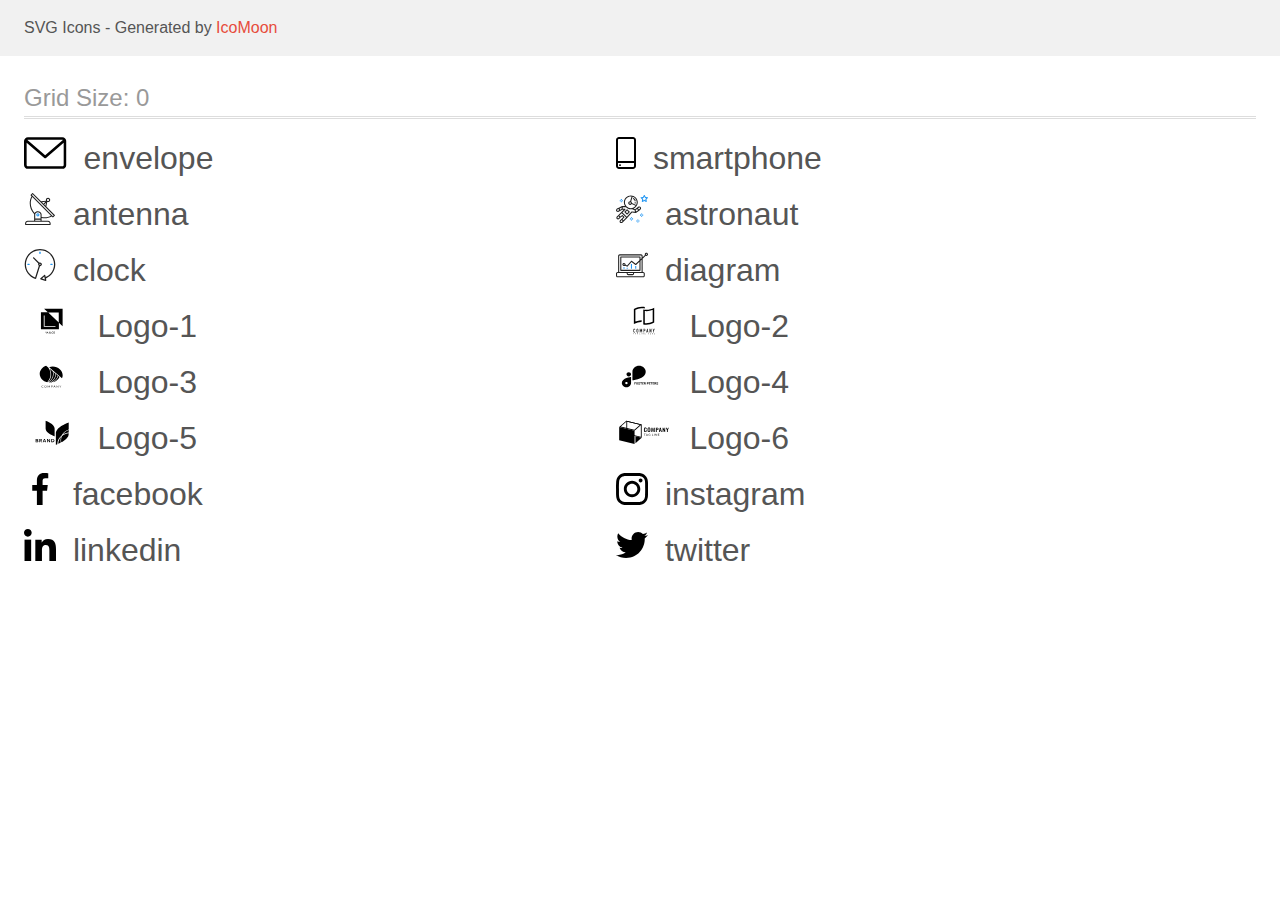
<file: images/icons/demo.html>
<!doctype html>
<html>
<head>
    <title>IcoMoon - SVG Icons</title>
    <meta charset="utf-8">
    <meta name="viewport" content="width=device-width, initial-scale=1">
    <link rel="stylesheet" href="demo-files/demo.css">
    <link rel="stylesheet" href="style.css">
</head>
<body>
<svg aria-hidden="true" style="position: absolute; width: 0; height: 0; overflow: hidden;" version="1.1" xmlns="http://www.w3.org/2000/svg" xmlns:xlink="http://www.w3.org/1999/xlink">
<defs>
<symbol id="envelope" viewBox="0 0 43 32">
<path d="M38.667 0h-34.667c-2.206 0-4 1.794-4 4v24c0 2.206 1.794 4 4 4h34.667c2.206 0 4-1.794 4-4v-24c0-2.206-1.794-4-4-4zM38.667 2.667c0.181 0 0.353 0.038 0.511 0.103l-17.844 15.466-17.844-15.466c0.158-0.066 0.33-0.103 0.511-0.103h34.667zM38.667 29.333h-34.667c-0.736 0-1.333-0.598-1.333-1.333v-22.413l17.793 15.421c0.251 0.217 0.563 0.326 0.874 0.326s0.622-0.108 0.874-0.326l17.793-15.421v22.413c0 0.736-0.598 1.333-1.333 1.333z"></path>
</symbol>
<symbol id="smartphone" viewBox="0 0 20 32">
<path d="M17 0h-14c-1.654 0-3 1.346-3 3v26c0 1.654 1.346 3 3 3h14c1.654 0 3-1.346 3-3v-26c0-1.654-1.346-3-3-3zM3 2h14c0.552 0 1 0.448 1 1v21h-16v-21c0-0.552 0.448-1 1-1zM17 30h-14c-0.552 0-1-0.448-1-1v-3h16v3c0 0.552-0.448 1-1 1z"></path>
<path d="M4.707 27.478c0.391 0.365 0.391 0.956 0 1.321s-1.024 0.365-1.414 0c-0.391-0.365-0.391-0.956 0-1.321s1.024-0.365 1.414 0z"></path>
</symbol>
<symbol id="antenna" viewBox="0 0 32 32">
<path fill="#212121" style="fill: var(--color1, #212121)" d="M30.773 22.098l-8.443-8.505 0.937-4.615c0.242 0.094 0.499 0.144 0.758 0.146h0.006c1.192 0.014 2.17-0.941 2.184-2.133s-0.941-2.17-2.133-2.184c-1.192-0.014-2.17 0.941-2.184 2.133-0.003 0.255 0.039 0.509 0.125 0.749l-4.96 0.605-8.091-8.133c-0.099-0.101-0.235-0.159-0.377-0.16-0.14 0.001-0.274 0.056-0.373 0.155l-1.513 1.504c-0.208 0.208-0.208 0.546 0 0.754l0.814 0.826c-3.153 5.798-2.129 12.978 2.519 17.663 0.043 0.041 0.092 0.074 0.146 0.098-0.034 0.18-0.051 0.364-0.052 0.547v6.187h-6.4c-1.472 0.002-2.665 1.195-2.667 2.667v1.067c0 0.295 0.239 0.533 0.533 0.533h24.533c0.295 0 0.533-0.239 0.533-0.533v-1.067c-0.002-1.472-1.195-2.665-2.667-2.667h-6.4v-2.742c1.003 0.21 2.024 0.317 3.049 0.32 2.458-0.003 4.877-0.615 7.040-1.783l0.818 0.823c0.099 0.101 0.235 0.159 0.377 0.16 0.14-0.001 0.274-0.056 0.373-0.155l1.513-1.504c0.208-0.208 0.208-0.546 0-0.754zM23.28 6.233c0.418-0.415 1.093-0.414 1.508 0.004s0.414 1.093-0.004 1.508c-0.2 0.199-0.47 0.31-0.752 0.31h-0.003c-0.589-0.003-1.064-0.483-1.061-1.072 0.002-0.282 0.115-0.552 0.314-0.751h-0.002zM22.024 9.738l-0.598 2.946-1.175-1.182 1.774-1.763zM21.419 8.836l-1.92 1.909-1.485-1.493 3.405-0.415zM24.004 28.8c0.884 0 1.6 0.716 1.6 1.6v0.533h-23.467v-0.533c0-0.884 0.716-1.6 1.6-1.6h20.267zM16.537 26.667v1.067h-5.333v-1.067h5.333zM11.204 25.6v-4.053c0-1.294 1.196-2.347 2.667-2.347s2.667 1.053 2.667 2.347v4.053h-5.333zM17.604 23.904v-2.357c0-1.882-1.675-3.413-3.733-3.413-1.331-0.020-2.576 0.657-3.281 1.786-4.058-4.274-4.971-10.645-2.279-15.887l18.602 18.708c-2.872 1.461-6.165 1.873-9.309 1.163zM28.893 23.22l-21.057-21.181 0.755-0.752 7.935 7.98c0.004 0 0.006 0.007 0.010 0.010l13.115 13.191-0.757 0.752z"></path>
<path fill="#2196f3" style="fill: var(--color2, #2196f3)" d="M13.876 20.267h-0.005c-0.884-0.001-1.601 0.714-1.602 1.598s0.714 1.601 1.598 1.602h0.005c0.884 0.001 1.601-0.714 1.602-1.598s-0.714-1.601-1.598-1.602zM14.249 22.245c-0.1 0.1-0.236 0.156-0.378 0.155-0.295-0.002-0.532-0.242-0.531-0.536 0.001-0.141 0.057-0.276 0.157-0.375s0.233-0.154 0.373-0.155c0.295 0.002 0.532 0.241 0.53 0.536-0.001 0.141-0.057 0.276-0.157 0.375h0.005z"></path>
</symbol>
<symbol id="astronaut" viewBox="0 0 32 32">
<path fill="#2196f3" style="fill: var(--color2, #2196f3)" d="M31.974 4.524c-0.063-0.193-0.229-0.333-0.43-0.363l-1.91-0.278-0.855-1.731c-0.179-0.365-0.777-0.365-0.956 0l-0.855 1.731-1.91 0.278c-0.201 0.029-0.367 0.17-0.431 0.363-0.062 0.193-0.011 0.405 0.135 0.547l1.383 1.348-0.326 1.903c-0.034 0.2 0.048 0.402 0.212 0.522 0.166 0.121 0.382 0.135 0.562 0.040l1.709-0.899 1.709 0.899c0.078 0.041 0.164 0.061 0.249 0.061 0.11 0 0.221-0.034 0.314-0.102 0.164-0.119 0.246-0.322 0.212-0.522l-0.326-1.903 1.383-1.348c0.145-0.142 0.197-0.354 0.135-0.547zM29.511 5.851c-0.125 0.122-0.183 0.299-0.153 0.472l0.191 1.114-1-0.526c-0.078-0.041-0.163-0.061-0.249-0.061s-0.17 0.020-0.249 0.061l-1.001 0.526 0.191-1.114c0.030-0.173-0.028-0.349-0.153-0.472l-0.81-0.789 1.119-0.163c0.174-0.025 0.324-0.134 0.402-0.292l0.5-1.013 0.5 1.013c0.078 0.157 0.228 0.267 0.402 0.292l1.119 0.163-0.809 0.789z"></path>
<path fill="#2196f3" style="fill: var(--color2, #2196f3)" d="M26.134 20.522h-1.067v1.067h1.067v-1.067z"></path>
<path fill="#2196f3" style="fill: var(--color2, #2196f3)" d="M26.134 22.656h-1.067v1.067h1.067v-1.067z"></path>
<path fill="#2196f3" style="fill: var(--color2, #2196f3)" d="M27.2 21.589h-1.067v1.067h1.067v-1.067z"></path>
<path fill="#2196f3" style="fill: var(--color2, #2196f3)" d="M25.067 21.589h-1.067v1.067h1.067v-1.067z"></path>
<path fill="#2196f3" style="fill: var(--color2, #2196f3)" d="M22.4 26.389h-1.067v1.067h1.067v-1.067z"></path>
<path fill="#2196f3" style="fill: var(--color2, #2196f3)" d="M22.4 28.522h-1.067v1.067h1.067v-1.067z"></path>
<path fill="#2196f3" style="fill: var(--color2, #2196f3)" d="M23.467 27.456h-1.067v1.067h1.067v-1.067z"></path>
<path fill="#2196f3" style="fill: var(--color2, #2196f3)" d="M21.333 27.456h-1.067v1.067h1.067v-1.067z"></path>
<path fill="#2196f3" style="fill: var(--color2, #2196f3)" d="M16 24.256h-1.067v1.067h1.067v-1.067z"></path>
<path fill="#2196f3" style="fill: var(--color2, #2196f3)" d="M16 26.389h-1.067v1.067h1.067v-1.067z"></path>
<path fill="#2196f3" style="fill: var(--color2, #2196f3)" d="M17.067 25.322h-1.067v1.067h1.067v-1.067z"></path>
<path fill="#2196f3" style="fill: var(--color2, #2196f3)" d="M14.933 25.322h-1.067v1.067h1.067v-1.067z"></path>
<path fill="#2196f3" style="fill: var(--color2, #2196f3)" d="M5.867 6.122h-1.067v1.067h1.067v-1.067z"></path>
<path fill="#2196f3" style="fill: var(--color2, #2196f3)" d="M5.867 8.255h-1.067v1.067h1.067v-1.067z"></path>
<path fill="#2196f3" style="fill: var(--color2, #2196f3)" d="M6.933 7.189h-1.067v1.067h1.067v-1.067z"></path>
<path fill="#2196f3" style="fill: var(--color2, #2196f3)" d="M4.8 7.189h-1.067v1.067h1.067v-1.067z"></path>
<path fill="#212121" style="fill: var(--color1, #212121)" d="M24.715 14.159c-0.287-0.388-0.709-0.637-1.188-0.705-0.481-0.068-0.956 0.058-1.34 0.352l-1.252 0.96-1.898 1.417-1.358-0.541c2.421-1.086 4.114-3.508 4.114-6.32 0-3.823-3.123-6.933-6.961-6.933s-6.961 3.11-6.961 6.933c0 1.386 0.414 2.674 1.12 3.758l-2.764-0.024c-0.002 0-0.003 0-0.005 0-0.009 0-0.015 0.004-0.023 0.005-0.053 0.002-0.105 0.013-0.155 0.031-0.013 0.005-0.026 0.008-0.038 0.013-0.006 0.003-0.013 0.003-0.019 0.006l-3.233 1.596c-0.001 0-0.001 0-0.001 0.001l-1.893 0.911c-0.021 0.009-0.042 0.021-0.063 0.035-0.755 0.502-1.012 1.489-0.598 2.295 0.22 0.429 0.595 0.745 1.056 0.889 0.178 0.055 0.359 0.083 0.539 0.083 0.29 0 0.577-0.071 0.839-0.211l1.388-0.738 2.264-1.169 1.357-0.008-5.442 5.416c-0.001 0.001-0.001 0.001-0.002 0.001l-1.339 1.333c-0.316 0.315-0.49 0.732-0.49 1.178s0.174 0.863 0.49 1.179c0.325 0.323 0.752 0.485 1.179 0.485s0.854-0.162 1.18-0.485l1.314-1.309 1.741-1.3 0.901 0.897-1.762 1.754c-0 0.001-0.001 0.001-0.002 0.001l-1.339 1.333c-0.316 0.315-0.49 0.732-0.49 1.178s0.174 0.863 0.49 1.179c0.325 0.323 0.753 0.485 1.18 0.485s0.855-0.162 1.18-0.485l3.482-3.467c0.001-0.001 0.001-0.001 0.001-0.002l1.010-1-0.004-0.004c0.006-0.006 0.015-0.009 0.022-0.015l5.166-5.658 3.471 0.494c0.025 0.004 0.050 0.005 0.075 0.005 0.065 0 0.127-0.015 0.187-0.038 0.018-0.006 0.033-0.015 0.050-0.023 0.019-0.010 0.039-0.015 0.058-0.027l3.213-2.133c0.012-0.008 0.018-0.021 0.029-0.029 0.013-0.010 0.029-0.014 0.041-0.026l1.271-1.191c0.662-0.62 0.753-1.635 0.212-2.362zM2.13 17.77c-0.173 0.093-0.37 0.111-0.558 0.052-0.187-0.058-0.338-0.186-0.427-0.358-0.161-0.314-0.068-0.695 0.214-0.902l1.314-0.632 0.449 1.312-0.992 0.528zM5.628 15.942l-1.548 0.8-0.439-1.283 2.027-1.001-0.040 1.484zM20.727 9.322c0 0.918-0.219 1.785-0.599 2.559l-4.181-1.899c-0.044-0.573-0.341-1.075-0.788-1.388l1.464-4.86c2.378 0.756 4.105 2.974 4.105 5.588zM8.938 9.322c0-3.235 2.644-5.867 5.894-5.867 0.253 0 0.5 0.021 0.745 0.052l-1.432 4.754c-0.019-0.001-0.037-0.006-0.057-0.006-1.033 0-1.873 0.837-1.873 1.867s0.84 1.867 1.873 1.867c0.694 0 1.294-0.383 1.618-0.945l3.862 1.755c-1.075 1.446-2.795 2.39-4.737 2.39-3.25 0-5.894-2.632-5.894-5.867zM14.894 10.122c0 0.441-0.362 0.8-0.806 0.8s-0.806-0.359-0.806-0.8c0-0.441 0.362-0.8 0.806-0.8s0.806 0.359 0.806 0.8zM2.465 25.146c-0.236 0.234-0.619 0.234-0.854 0.001-0.114-0.114-0.176-0.263-0.176-0.423s0.062-0.309 0.176-0.421l0.962-0.958 0.851 0.848-0.959 0.955zM5.679 28.88c-0.236 0.234-0.619 0.235-0.855 0.001-0.114-0.114-0.176-0.263-0.176-0.423s0.062-0.309 0.176-0.421l0.963-0.959 0.852 0.848-0.96 0.955zM9.16 25.411c-0.001 0-0.001 0-0.002 0.001l-1.765 1.76-0.852-0.848 1.763-1.755c0 0 0 0 0-0s0.001-0.001 0.002-0.001c0.040-0.040 0.065-0.088 0.090-0.135 0.007-0.014 0.020-0.026 0.026-0.040 0.017-0.041 0.019-0.085 0.026-0.129 0.003-0.025 0.014-0.047 0.014-0.073 0-0.036-0.013-0.070-0.020-0.106-0.006-0.032-0.006-0.065-0.019-0.095-0.020-0.050-0.055-0.094-0.091-0.138-0.010-0.012-0.014-0.027-0.025-0.038 0 0 0 0-0.001 0s-0.001-0.002-0.001-0.002l-1.607-1.6c-0.017-0.017-0.039-0.024-0.058-0.038-0.028-0.022-0.055-0.042-0.087-0.058-0.030-0.015-0.061-0.024-0.093-0.033-0.034-0.010-0.067-0.017-0.103-0.020-0.033-0.002-0.063 0.001-0.095 0.005-0.036 0.004-0.069 0.009-0.104 0.020-0.034 0.011-0.063 0.027-0.094 0.045-0.020 0.011-0.042 0.015-0.061 0.029l-1.773 1.324-0.901-0.897 2.399-2.386 4.361 4.289-0.928 0.919zM15.979 18.394c-0.015-0.002-0.030 0.004-0.045 0.003-0.039-0.002-0.076 0.001-0.115 0.007-0.030 0.005-0.059 0.011-0.088 0.021-0.034 0.012-0.065 0.028-0.097 0.047-0.030 0.018-0.057 0.037-0.083 0.061-0.013 0.011-0.028 0.017-0.040 0.029l-4.698 5.146-4.328-4.257 2.833-2.818c0.209-0.208 0.21-0.546 0.002-0.755-0.105-0.105-0.243-0.157-0.381-0.156v-0.001l-2.219 0.013 0.028-1.607 3.104 0.027c1.265 1.294 3.029 2.101 4.981 2.101 0.437 0 0.864-0.045 1.279-0.123 0.040 0.032 0.079 0.065 0.13 0.085l2.41 0.96 0.331 1.644-3.003-0.427zM20.020 18.572l-0.313-1.558 1.446-1.080 0.947 1.257-2.080 1.381zM23.774 15.741l-0.838 0.785-0.931-1.236 0.831-0.637c0.155-0.119 0.351-0.168 0.543-0.143 0.193 0.027 0.364 0.128 0.48 0.284 0.217 0.292 0.18 0.699-0.085 0.947z"></path>
<path fill="#212121" style="fill: var(--color1, #212121)" d="M13.602 18.544l-2.143-2.133c-0.207-0.207-0.545-0.207-0.753 0l-2.142 2.133c-0.1 0.101-0.157 0.236-0.157 0.378s0.056 0.278 0.157 0.378l2.142 2.133c0.104 0.103 0.241 0.155 0.377 0.155s0.273-0.052 0.376-0.155l2.143-2.133c0.1-0.1 0.157-0.236 0.157-0.378s-0.057-0.278-0.157-0.378zM11.083 20.303l-1.387-1.381 1.387-1.381 1.387 1.381-1.387 1.381z"></path>
<path fill="#212121" style="fill: var(--color1, #212121)" d="M17.164 5.071l-0.258 1.036c0.071 0.018 1.738 0.452 1.738 2.149h1.067c-0-2.017-1.666-2.965-2.547-3.185z"></path>
<path fill="#212121" style="fill: var(--color1, #212121)" d="M19.711 9.322h-1.067v1.067h1.067v-1.067z"></path>
</symbol>
<symbol id="clock" viewBox="0 0 32 32">
<path fill="#212121" style="fill: var(--color1, #212121)" d="M31.297 15.301c-0.002-8.452-6.855-15.303-15.308-15.301s-15.303 6.855-15.301 15.308c0.001 6.658 4.307 12.551 10.649 14.576 0.061 0.019 0.124 0.029 0.187 0.029 0.121-0 0.239-0.032 0.342-0.094 0.135-0.080 0.236-0.207 0.283-0.356l3.865-12.25c1.057-0.005 1.909-0.866 1.903-1.923s-0.866-1.909-1.923-1.903c-0.284 0.001-0.565 0.067-0.82 0.191l-5.106-5.107c-0.253-0.245-0.657-0.238-0.902 0.016-0.239 0.247-0.239 0.639 0 0.886l5.103 5.109c-0.392 0.799-0.168 1.764 0.536 2.309l-3.683 11.673c-7.278-2.681-11.004-10.754-8.323-18.032s10.754-11.004 18.032-8.323 11.004 10.754 8.323 18.032c-1.31 3.556-4.001 6.431-7.462 7.973l-0.398-1.874c-0.073-0.344-0.411-0.565-0.756-0.492-0.109 0.023-0.209 0.074-0.292 0.148l-3.837 3.426c-0.263 0.234-0.287 0.637-0.052 0.9 0.076 0.085 0.174 0.149 0.283 0.184l4.899 1.563c0.335 0.108 0.694-0.077 0.802-0.412 0.034-0.106 0.040-0.219 0.017-0.328l-0.391-1.839c5.664-2.388 9.342-7.942 9.329-14.089zM15.992 14.664c0.352 0 0.638 0.286 0.638 0.638s-0.286 0.638-0.638 0.638c-0.352 0-0.638-0.285-0.638-0.638s0.285-0.638 0.638-0.638zM18.093 29.528l2.184-1.948 0.603 2.84-2.787-0.892z"></path>
<path fill="#2196f3" style="fill: var(--color2, #2196f3)" d="M15.354 3.185v1.275c0 0.352 0.285 0.638 0.638 0.638s0.638-0.285 0.638-0.638v-1.275c0-0.352-0.286-0.638-0.638-0.638s-0.638 0.286-0.638 0.638z"></path>
<path fill="#2196f3" style="fill: var(--color2, #2196f3)" d="M3.876 14.664c-0.352 0-0.638 0.286-0.638 0.638s0.285 0.638 0.638 0.638h1.275c0.352 0 0.638-0.285 0.638-0.638s-0.285-0.638-0.638-0.638h-1.275z"></path>
<path fill="#2196f3" style="fill: var(--color2, #2196f3)" d="M28.108 15.939c0.352 0 0.638-0.285 0.638-0.638s-0.285-0.638-0.638-0.638h-1.275c-0.352 0-0.638 0.286-0.638 0.638s0.286 0.638 0.638 0.638h1.275z"></path>
</symbol>
<symbol id="diagram" viewBox="0 0 32 32">
<path fill="#2196f3" style="fill: var(--color2, #2196f3)" d="M14.926 14.965h1.066v4.798h-1.066v-4.797z"></path>
<path fill="#2196f3" style="fill: var(--color2, #2196f3)" d="M19.19 17.097h1.066v2.665h-1.066v-2.665z"></path>
<path fill="#2196f3" style="fill: var(--color2, #2196f3)" d="M10.661 18.696h1.066v1.066h-1.066v-1.066z"></path>
<path fill="#2196f3" style="fill: var(--color2, #2196f3)" d="M7.463 18.163h1.066v1.599h-1.066v-1.599z"></path>
<path fill="#212121" style="fill: var(--color1, #212121)" d="M1.599 28.291h25.587c0.883 0 1.599-0.716 1.599-1.599v-2.132c0-0.883-0.716-1.599-1.599-1.599h-0.533v-13.293l3.028-2.868c0.703 0.346 1.553 0.136 2.013-0.499s0.396-1.508-0.152-2.068-1.42-0.644-2.065-0.198c-0.644 0.446-0.873 1.292-0.542 2.002l-2.281 2.163v-1.23c0-0.883-0.716-1.599-1.599-1.599h-21.322c-0.883 0-1.599 0.716-1.599 1.599v15.992h-0.533c-0.883 0-1.599 0.716-1.599 1.599v2.132c0 0.883 0.716 1.599 1.599 1.599zM30.384 4.837c0.294 0 0.533 0.239 0.533 0.533s-0.239 0.533-0.533 0.533c-0.294 0-0.533-0.239-0.533-0.533s0.239-0.533 0.533-0.533zM3.198 6.969c0-0.294 0.239-0.533 0.533-0.533h21.322c0.294 0 0.533 0.239 0.533 0.533v2.239l-1.066 1.013v-2.186c0-0.294-0.239-0.533-0.533-0.533h-19.19c-0.294 0-0.533 0.239-0.533 0.533v13.326c0 0.294 0.239 0.533 0.533 0.533h19.19c0.294 0 0.533-0.239 0.533-0.533v-9.674l1.066-1.010v12.284h-22.388v-15.992zM7.996 13.899c-0.721-0.002-1.354 0.478-1.546 1.174s0.105 1.433 0.725 1.801c0.62 0.368 1.41 0.276 1.928-0.226l1.853 0.93c0.215 0.108 0.476 0.057 0.636-0.123l3.939-4.431 3.872 2.901c0.208 0.156 0.498 0.139 0.686-0.039l3.365-3.188v8.131h-18.124v-12.26h18.124v2.66l-3.771 3.572-3.904-2.927c-0.222-0.166-0.534-0.135-0.718 0.072l-3.993 4.493-1.493-0.746c0.011-0.064 0.018-0.129 0.020-0.193 0-0.883-0.716-1.599-1.599-1.599zM8.529 15.498c0 0.294-0.239 0.533-0.533 0.533s-0.533-0.239-0.533-0.533c0-0.294 0.239-0.533 0.533-0.533s0.533 0.239 0.533 0.533zM11.727 24.027h5.331v0.533c0 0.294-0.239 0.533-0.533 0.533h-4.264c-0.294 0-0.533-0.239-0.533-0.533v-0.533zM1.066 24.56c0-0.294 0.239-0.533 0.533-0.533h9.062v0.533c0 0.883 0.716 1.599 1.599 1.599h4.264c0.883 0 1.599-0.716 1.599-1.599v-0.533h9.062c0.294 0 0.533 0.239 0.533 0.533v2.132c0 0.294-0.239 0.533-0.533 0.533h-25.587c-0.294 0-0.533-0.239-0.533-0.533v-2.132z"></path>
</symbol>
<symbol id="Logo-1" viewBox="0 0 57 32">
<path d="M20.267 3.733l3.738 3.538-6.938-0.004v17.166h18.133v-6.564l3.733 3.534v-17.671h-18.667zM35.036 17.455l-10.597-10.032h10.597v10.032zM31.746 21.923h-11.81v-11.545h0.835v10.764h10.975v0.782zM22.725 26.72l-0.436 0.898-0.436-0.898h-0.366l0.637 1.198v0.698h0.331v-0.698l0.635-1.198h-0.365zM23.273 28.615l0.154-0.441h0.734l0.155 0.441h0.344l-0.717-1.896h-0.296l-0.716 1.896h0.342zM23.794 27.122l0.275 0.786h-0.549l0.275-0.786zM25.531 27.863c-0.048 0.073-0.072 0.153-0.072 0.241 0 0.16 0.056 0.29 0.168 0.389s0.263 0.148 0.451 0.148 0.349-0.051 0.484-0.152l0.107 0.126h0.367l-0.279-0.329c0.109-0.149 0.164-0.341 0.164-0.574h-0.275c0 0.128-0.026 0.243-0.079 0.348l-0.366-0.432 0.129-0.094c0.091-0.066 0.157-0.132 0.197-0.198s0.060-0.14 0.060-0.219c0-0.12-0.044-0.22-0.133-0.301s-0.201-0.122-0.339-0.122c-0.153 0-0.274 0.043-0.365 0.13s-0.135 0.203-0.135 0.352c0 0.061 0.014 0.124 0.043 0.189s0.081 0.144 0.155 0.237c-0.141 0.101-0.235 0.188-0.283 0.262zM26.386 28.282c-0.093 0.071-0.193 0.107-0.299 0.107-0.095 0-0.17-0.027-0.227-0.082s-0.085-0.126-0.085-0.214c0-0.102 0.052-0.192 0.156-0.271l0.040-0.029 0.414 0.488zM26.046 27.442c-0.089-0.11-0.134-0.202-0.134-0.275 0-0.063 0.018-0.116 0.055-0.158s0.085-0.063 0.147-0.063c0.057 0 0.105 0.018 0.142 0.053s0.056 0.077 0.056 0.126c0 0.075-0.027 0.136-0.081 0.184l-0.040 0.033-0.145 0.099zM29.132 28.472c0.13-0.114 0.205-0.272 0.224-0.474h-0.328c-0.017 0.135-0.059 0.232-0.124 0.29s-0.162 0.087-0.292 0.087c-0.142 0-0.249-0.054-0.323-0.161s-0.109-0.264-0.109-0.469v-0.168c0.002-0.202 0.041-0.355 0.117-0.46s0.188-0.158 0.331-0.158c0.123 0 0.217 0.030 0.28 0.091s0.104 0.158 0.12 0.294h0.328c-0.021-0.207-0.095-0.368-0.223-0.482s-0.296-0.171-0.505-0.171c-0.155 0-0.293 0.037-0.411 0.111s-0.209 0.179-0.272 0.315c-0.063 0.136-0.095 0.294-0.095 0.473v0.177c0.003 0.174 0.035 0.328 0.098 0.46s0.151 0.234 0.266 0.306c0.115 0.071 0.249 0.107 0.4 0.107 0.216 0 0.389-0.056 0.52-0.169zM31.068 28.206c0.064-0.141 0.096-0.304 0.096-0.49v-0.105c-0.001-0.185-0.034-0.347-0.099-0.486s-0.158-0.247-0.277-0.32c-0.119-0.075-0.256-0.112-0.41-0.112s-0.292 0.038-0.411 0.113c-0.119 0.075-0.211 0.183-0.277 0.324s-0.098 0.305-0.098 0.49v0.107c0.001 0.181 0.034 0.342 0.099 0.48s0.159 0.246 0.279 0.322c0.121 0.075 0.258 0.112 0.411 0.112 0.155 0 0.293-0.037 0.411-0.112s0.212-0.183 0.276-0.323zM30.716 27.135c0.080 0.112 0.12 0.273 0.12 0.483v0.099c0 0.214-0.040 0.376-0.119 0.487s-0.19 0.167-0.336 0.167c-0.144 0-0.257-0.057-0.339-0.171s-0.121-0.275-0.121-0.483v-0.109c0.002-0.204 0.043-0.362 0.122-0.473s0.192-0.168 0.335-0.168c0.146 0 0.258 0.056 0.337 0.168z"></path>
</symbol>
<symbol id="Logo-2" viewBox="0 0 57 32">
<path d="M26.727 3.165h-0.073c-0.112-0.007-0.224-0.010-0.336-0.012v0h-0.243c-0.212 0-0.428 0.005-0.642 0.016-0.016-0.001-0.032-0.001-0.049 0-1.944 0.11-3.848 0.596-5.609 1.431l-0.231 0.111v11.809l0.54-0.183c0.474-0.163 0.978-0.309 1.5-0.445 1.411-0.362 2.861-0.555 4.317-0.574v1.551c-0.193 0.001-0.38 0.007-0.568 0.016h-0.045c-1.121 0.061-2.233 0.232-3.322 0.51-1.378 0.345-2.708 0.863-3.957 1.542v-15.145c1.298-0.757 2.695-1.325 4.151-1.688 1.278-0.33 2.593-0.5 3.913-0.504h0.228c0.273 0.007 0.538 0.019 0.788 0.038 0.658 0.046 1.31 0.15 1.95 0.311v1.527c-0.621-0.145-1.253-0.24-1.889-0.285-0.013-0.001-0.026-0.002-0.039-0.003-0.132-0.011-0.263-0.022-0.386-0.022zM29.415 4.726c0.339 0.026 0.689 0.038 1.044 0.038 1.388-0.005 2.769-0.182 4.114-0.528 1.378-0.346 2.706-0.865 3.956-1.543v14.875c-1.298 0.756-2.696 1.325-4.153 1.688-1.279 0.329-2.593 0.498-3.913 0.503-1 0.008-1.997-0.11-2.968-0.35v-14.971c0.229 0.053 0.465 0.102 0.706 0.142 0.394 0.066 0.81 0.115 1.214 0.145zM36.985 4.841l-0.54 0.182c-0.497 0.167-0.997 0.316-1.5 0.449-1.465 0.377-2.971 0.57-4.483 0.575-0.352 0-0.676-0.010-0.989-0.030l-0.43-0.028v12.148l0.37 0.033c0.343 0.030 0.696 0.045 1.052 0.045 1.191-0.005 2.377-0.159 3.531-0.457 0.95-0.238 1.874-0.57 2.759-0.991l0.231-0.111v-11.813z"></path>
<path d="M19.060 24.113c-0.078-0.080-0.171-0.144-0.274-0.186s-0.214-0.061-0.326-0.057c-0.119-0.002-0.237 0.021-0.347 0.065-0.101 0.040-0.193 0.101-0.27 0.178s-0.135 0.17-0.174 0.271c-0.042 0.107-0.063 0.22-0.062 0.335v2.023c-0.005 0.143 0.022 0.284 0.080 0.415 0.048 0.104 0.117 0.196 0.202 0.271 0.081 0.068 0.176 0.117 0.278 0.144 0.098 0.028 0.2 0.042 0.302 0.042 0.113 0.001 0.224-0.023 0.326-0.070 0.101-0.044 0.193-0.108 0.27-0.187 0.075-0.079 0.135-0.171 0.177-0.271 0.043-0.102 0.065-0.212 0.065-0.323v-0.226h-0.529v0.18c0.002 0.062-0.009 0.123-0.031 0.18-0.017 0.043-0.043 0.082-0.077 0.114-0.033 0.026-0.070 0.046-0.111 0.058-0.036 0.012-0.073 0.018-0.111 0.019-0.047 0.006-0.095-0.002-0.139-0.021s-0.081-0.049-0.11-0.088c-0.050-0.081-0.074-0.176-0.070-0.271v-1.887c-0.003-0.105 0.019-0.208 0.065-0.302 0.027-0.043 0.066-0.077 0.112-0.098s0.097-0.030 0.147-0.024c0.046-0.002 0.091 0.008 0.132 0.028s0.077 0.049 0.104 0.086c0.059 0.078 0.090 0.173 0.088 0.271v0.175h0.524v-0.206c0.001-0.121-0.021-0.241-0.065-0.354-0.039-0.106-0.099-0.203-0.177-0.285z"></path>
<path d="M22.202 24.090c-0.169-0.142-0.381-0.221-0.602-0.222-0.108 0-0.215 0.020-0.316 0.057-0.103 0.037-0.198 0.093-0.279 0.165-0.088 0.079-0.158 0.175-0.205 0.283-0.053 0.124-0.079 0.257-0.077 0.392v1.941c-0.004 0.137 0.023 0.272 0.077 0.397 0.048 0.104 0.118 0.197 0.205 0.271 0.081 0.075 0.176 0.133 0.279 0.171 0.101 0.037 0.208 0.056 0.316 0.057s0.215-0.020 0.316-0.057c0.105-0.038 0.202-0.096 0.286-0.171 0.084-0.076 0.152-0.168 0.2-0.271 0.054-0.125 0.081-0.261 0.077-0.397v-1.941c0.003-0.135-0.024-0.268-0.077-0.392-0.047-0.107-0.115-0.203-0.2-0.283zM21.955 26.706c0.004 0.052-0.003 0.104-0.021 0.152s-0.047 0.092-0.084 0.128c-0.070 0.059-0.158 0.091-0.249 0.091s-0.179-0.032-0.249-0.091c-0.037-0.036-0.066-0.080-0.084-0.128s-0.025-0.101-0.021-0.152v-1.941c-0.004-0.052 0.003-0.104 0.021-0.152s0.047-0.092 0.084-0.128c0.070-0.059 0.158-0.091 0.249-0.091s0.179 0.032 0.249 0.091c0.037 0.036 0.066 0.080 0.084 0.128s0.025 0.101 0.021 0.152v1.941z"></path>
<path d="M26.329 27.573v-3.674h-0.509l-0.668 1.945h-0.009l-0.673-1.945h-0.503v3.674h0.525v-2.235h0.009l0.514 1.58h0.262l0.518-1.58h0.009v2.235h0.525z"></path>
<path d="M29.311 24.157c-0.081-0.091-0.183-0.16-0.297-0.201-0.123-0.040-0.251-0.059-0.38-0.057h-0.78v3.674h0.523v-1.435h0.27c0.163 0.007 0.326-0.027 0.472-0.1 0.119-0.066 0.218-0.163 0.287-0.281 0.061-0.098 0.101-0.206 0.12-0.32 0.021-0.138 0.030-0.278 0.028-0.418 0.005-0.176-0.012-0.353-0.051-0.525-0.035-0.127-0.101-0.243-0.193-0.338zM29.041 25.277c-0.002 0.067-0.019 0.132-0.049 0.191-0.030 0.056-0.077 0.102-0.135 0.129-0.078 0.035-0.162 0.050-0.247 0.046h-0.239v-1.249h0.27c0.081-0.004 0.162 0.012 0.236 0.046 0.054 0.031 0.097 0.079 0.123 0.136 0.029 0.065 0.044 0.134 0.046 0.205 0 0.077 0 0.159 0 0.244s0.005 0.174 0 0.252h-0.005z"></path>
<path d="M31.791 23.899h-0.429l-0.809 3.674h0.523l0.154-0.789h0.714l0.154 0.789h0.524l-0.83-3.674zM31.308 26.283l0.258-1.332h0.009l0.256 1.332h-0.524z"></path>
<path d="M35.173 26.112h-0.009l-0.791-2.213h-0.503v3.674h0.523v-2.209h0.011l0.8 2.209h0.492v-3.674h-0.523v2.213z"></path>
<path d="M38.372 23.899l-0.421 1.461h-0.011l-0.421-1.461h-0.554l0.719 2.121v1.553h0.524v-1.553l0.719-2.121h-0.554z"></path>
<path d="M17.6 28.61h0.252v0.708h0.171v-0.708h0.251v-0.145h-0.675v0.145z"></path>
<path d="M19.721 28.465l-0.331 0.853h0.182l0.070-0.194h0.34l0.073 0.194h0.186l-0.339-0.853h-0.182zM19.694 28.981l0.116-0.316 0.116 0.316h-0.232z"></path>
<path d="M21.818 29.004h0.197v0.11c-0.058 0.046-0.129 0.071-0.202 0.072-0.034 0.002-0.069-0.004-0.1-0.019s-0.059-0.036-0.081-0.063c-0.045-0.065-0.068-0.143-0.063-0.222 0-0.19 0.082-0.285 0.246-0.285 0.043-0.004 0.086 0.007 0.121 0.032s0.061 0.062 0.072 0.104l0.169-0.033c-0.036-0.167-0.156-0.251-0.362-0.251-0.11-0.003-0.216 0.036-0.298 0.11-0.043 0.042-0.076 0.094-0.097 0.15s-0.030 0.117-0.025 0.178c-0.005 0.117 0.034 0.231 0.109 0.32 0.042 0.043 0.092 0.077 0.148 0.098s0.116 0.031 0.176 0.027c0.134 0.004 0.263-0.045 0.362-0.136v-0.336h-0.37v0.144z"></path>
<path d="M23.959 28.465h-0.173v0.853h0.598v-0.145h-0.425v-0.708z"></path>
<path d="M25.769 28.465h-0.173v0.853h0.173v-0.853z"></path>
<path d="M27.539 29.035l-0.349-0.57h-0.167v0.853h0.161v-0.557l0.343 0.557h0.171v-0.853h-0.158v0.57z"></path>
<path d="M29.14 28.943h0.425v-0.145h-0.425v-0.187h0.457v-0.145h-0.63v0.853h0.648v-0.145h-0.475v-0.231z"></path>
<path d="M33.020 28.802h-0.336v-0.336h-0.171v0.853h0.171v-0.373h0.336v0.373h0.171v-0.853h-0.171v0.336z"></path>
<path d="M34.629 28.943h0.426v-0.145h-0.426v-0.187h0.459v-0.145h-0.63v0.853h0.646v-0.145h-0.475v-0.231z"></path>
<path d="M36.812 28.943c0.148-0.023 0.224-0.102 0.224-0.237 0.004-0.036-0.001-0.073-0.016-0.106s-0.038-0.062-0.068-0.083c-0.077-0.039-0.163-0.056-0.25-0.050h-0.362v0.853h0.171v-0.357h0.034c0.037-0.002 0.073 0.004 0.107 0.019 0.025 0.015 0.046 0.037 0.061 0.062l0.186 0.271h0.205l-0.104-0.167c-0.046-0.082-0.111-0.153-0.189-0.205zM36.64 28.825h-0.127v-0.214h0.135c0.059-0.005 0.118 0.002 0.174 0.020 0.012 0.011 0.022 0.025 0.029 0.040s0.009 0.032 0.009 0.049c-0.001 0.017-0.005 0.033-0.013 0.048s-0.019 0.027-0.032 0.037c-0.056 0.017-0.115 0.024-0.174 0.020z"></path>
<path d="M38.458 28.943h0.425v-0.145h-0.425v-0.187h0.459v-0.145h-0.631v0.853h0.648v-0.145h-0.475v-0.231z"></path>
</symbol>
<symbol id="Logo-3" viewBox="0 0 57 32">
<path d="M19.417 26.187c0.008 0 0.017 0.002 0.025 0.005s0.015 0.007 0.020 0.013l0.116 0.111c-0.090 0.090-0.202 0.162-0.327 0.211-0.147 0.053-0.305 0.079-0.464 0.076-0.149 0.003-0.298-0.021-0.436-0.071-0.125-0.045-0.237-0.113-0.329-0.2-0.094-0.089-0.166-0.194-0.212-0.308-0.051-0.127-0.076-0.261-0.074-0.396-0.002-0.135 0.025-0.27 0.080-0.397 0.051-0.115 0.127-0.22 0.225-0.308 0.099-0.087 0.218-0.155 0.349-0.201 0.143-0.048 0.296-0.072 0.449-0.071 0.143-0.003 0.285 0.019 0.417 0.064 0.115 0.043 0.221 0.104 0.313 0.178l-0.097 0.119c-0.007 0.008-0.015 0.016-0.025 0.021-0.012 0.007-0.025 0.010-0.039 0.009-0.015-0.001-0.030-0.005-0.042-0.013l-0.052-0.032-0.073-0.040c-0.031-0.015-0.064-0.028-0.097-0.039-0.043-0.013-0.087-0.024-0.132-0.032-0.057-0.009-0.115-0.013-0.173-0.013-0.111-0.001-0.22 0.017-0.323 0.053-0.096 0.034-0.182 0.084-0.253 0.149-0.073 0.069-0.128 0.15-0.164 0.238-0.041 0.101-0.061 0.207-0.060 0.313-0.002 0.108 0.018 0.216 0.060 0.318 0.035 0.087 0.090 0.167 0.161 0.236 0.067 0.064 0.149 0.114 0.241 0.147 0.095 0.034 0.197 0.051 0.3 0.050 0.059 0.001 0.119-0.003 0.177-0.010 0.096-0.010 0.188-0.039 0.269-0.085 0.041-0.023 0.079-0.049 0.115-0.078 0.015-0.012 0.035-0.020 0.055-0.020z"></path>
<path d="M22.776 25.629c0.002 0.134-0.025 0.267-0.078 0.393-0.047 0.114-0.122 0.218-0.219 0.305s-0.214 0.155-0.344 0.2c-0.285 0.094-0.599 0.094-0.884 0-0.129-0.046-0.245-0.114-0.342-0.201-0.097-0.089-0.172-0.194-0.221-0.308-0.105-0.255-0.105-0.533 0-0.787 0.050-0.115 0.125-0.22 0.221-0.31 0.097-0.084 0.214-0.15 0.342-0.193 0.284-0.096 0.6-0.096 0.884 0 0.129 0.046 0.246 0.114 0.343 0.201 0.096 0.088 0.17 0.191 0.22 0.304 0.054 0.127 0.080 0.261 0.078 0.395zM22.47 25.629c0.002-0.107-0.016-0.214-0.055-0.316-0.033-0.087-0.086-0.168-0.156-0.236-0.068-0.065-0.152-0.116-0.246-0.149-0.207-0.069-0.436-0.069-0.643 0-0.094 0.033-0.178 0.084-0.246 0.149-0.071 0.068-0.125 0.149-0.157 0.236-0.074 0.206-0.074 0.426 0 0.632 0.033 0.087 0.086 0.168 0.157 0.236 0.068 0.065 0.152 0.115 0.246 0.148 0.207 0.067 0.435 0.067 0.643 0 0.093-0.033 0.177-0.083 0.246-0.148 0.070-0.069 0.123-0.149 0.156-0.236 0.039-0.102 0.058-0.209 0.055-0.316z"></path>
<path d="M25.067 25.96l0.030 0.071c0.012-0.025 0.022-0.048 0.033-0.071 0.011-0.024 0.024-0.047 0.038-0.070l0.743-1.174c0.015-0.020 0.028-0.033 0.042-0.037 0.020-0.005 0.040-0.007 0.061-0.006h0.22v1.909h-0.26v-1.404c0-0.018 0-0.038 0-0.059-0.001-0.022-0.001-0.044 0-0.066l-0.747 1.19c-0.009 0.018-0.025 0.033-0.044 0.043s-0.041 0.016-0.064 0.016h-0.042c-0.023 0-0.045-0.005-0.064-0.016s-0.034-0.026-0.044-0.044l-0.769-1.198c0 0.023 0 0.046 0 0.068s0 0.043 0 0.061v1.404h-0.252v-1.905h0.22c0.021-0.001 0.041 0.001 0.061 0.006 0.018 0.008 0.032 0.021 0.041 0.037l0.759 1.175c0.015 0.022 0.028 0.045 0.038 0.068z"></path>
<path d="M27.864 25.865v0.715h-0.291v-1.906h0.649c0.122-0.002 0.244 0.012 0.362 0.042 0.094 0.023 0.181 0.064 0.256 0.119 0.065 0.052 0.114 0.116 0.145 0.187 0.034 0.078 0.051 0.161 0.049 0.244 0.001 0.084-0.017 0.167-0.054 0.244-0.035 0.073-0.089 0.138-0.157 0.191-0.075 0.057-0.162 0.1-0.257 0.126-0.113 0.031-0.232 0.046-0.35 0.044l-0.352-0.005zM27.864 25.66h0.352c0.076 0.001 0.153-0.009 0.225-0.029 0.060-0.018 0.115-0.046 0.163-0.082 0.044-0.035 0.078-0.078 0.099-0.126 0.024-0.051 0.036-0.105 0.035-0.16 0.003-0.053-0.007-0.106-0.029-0.155s-0.057-0.094-0.102-0.13c-0.111-0.075-0.251-0.112-0.391-0.102h-0.352v0.786z"></path>
<path d="M31.772 26.583h-0.23c-0.023 0.001-0.046-0.006-0.064-0.018-0.017-0.012-0.029-0.027-0.038-0.044l-0.198-0.461h-0.993l-0.205 0.461c-0.008 0.017-0.020 0.032-0.036 0.043-0.018 0.013-0.042 0.020-0.065 0.019h-0.23l0.872-1.909h0.302l0.884 1.909zM30.333 25.874h0.82l-0.346-0.777c-0.026-0.058-0.048-0.118-0.065-0.179l-0.034 0.1c-0.010 0.030-0.022 0.058-0.032 0.081l-0.343 0.776z"></path>
<path d="M33.029 24.682c0.017 0.008 0.032 0.020 0.044 0.034l1.272 1.439c0-0.023 0-0.046 0-0.067s0-0.043 0-0.063v-1.352h0.26v1.909h-0.145c-0.021 0.001-0.041-0.003-0.060-0.011-0.018-0.009-0.034-0.021-0.047-0.035l-1.271-1.438c0.001 0.022 0.001 0.044 0 0.066 0 0.021 0 0.040 0 0.058v1.361h-0.26v-1.909h0.154c0.018-0 0.036 0.003 0.052 0.009z"></path>
<path d="M36.748 25.823v0.758h-0.291v-0.758l-0.804-1.15h0.26c0.022-0.001 0.045 0.005 0.063 0.016 0.016 0.012 0.029 0.027 0.039 0.043l0.503 0.742c0.020 0.032 0.038 0.061 0.052 0.088s0.026 0.054 0.036 0.081l0.038-0.082c0.014-0.030 0.031-0.059 0.049-0.087l0.496-0.747c0.010-0.015 0.023-0.028 0.038-0.040 0.017-0.013 0.040-0.020 0.063-0.019h0.263l-0.806 1.155z"></path>
<path d="M24.923 21.47c0.127 0.014 0.255 0.025 0.384 0.035 1.962-0.763 3.622-2.011 4.772-3.588s1.74-3.415 1.695-5.282l-2.162-1.879c0.44 1.988 0.234 4.043-0.594 5.935s-2.245 3.547-4.094 4.779z"></path>
<path d="M24.151 21.383l0.058 0.010c1.975-1.228 3.482-2.942 4.323-4.921s0.981-4.133 0.4-6.181l-3.080-2.676c1.246 2.2 1.747 4.661 1.446 7.098s-1.393 4.75-3.147 6.67z"></path>
<path d="M34.596 14.841c-0.523 2.052-1.794 3.902-3.624 5.276-0.534 0.404-1.111 0.763-1.722 1.074 1.49-0.38 2.859-1.053 4.003-1.966s2.030-2.042 2.592-3.3l-1.249-1.084z"></path>
<path d="M34.106 14.539l-1.778-1.545c-0.034 1.762-0.61 3.483-1.669 4.986s-2.562 2.731-4.352 3.559h0.009c0.399-0 0.798-0.021 1.194-0.062 1.673-0.593 3.151-1.537 4.303-2.748s1.94-2.65 2.295-4.189z"></path>
<path d="M24.409 6.486l-2.122-1.846c-1.897 0.637-3.528 1.756-4.68 3.212s-1.772 3.179-1.778 4.946v0c0.007 1.952 0.763 3.846 2.149 5.383s3.322 2.628 5.501 3.101c1.946-2.060 3.085-4.605 3.252-7.266s-0.647-5.299-2.323-7.53z"></path>
<path d="M39.008 14.255c-0.008-2.316-1.070-4.535-2.955-6.173s-4.439-2.561-7.105-2.567c-1.232-0.001-2.453 0.196-3.602 0.582l12.99 11.286c0.445-0.998 0.673-2.058 0.672-3.128z"></path>
</symbol>
<symbol id="Logo-4" viewBox="0 0 57 32">
<path d="M12.878 11.255h-0.002c-1.279 0-2.316 0.921-2.316 2.058v0.001c0 1.137 1.037 2.058 2.316 2.058h0.002c1.279 0 2.316-0.921 2.316-2.058v-0.001c0-1.137-1.037-2.058-2.316-2.058z"></path>
<path d="M29.971 10.597c-0.004-1.579-0.711-3.092-1.967-4.208s-2.958-1.745-4.735-1.749v0c-1.777 0.003-3.48 0.631-4.737 1.748s-1.964 2.63-1.968 4.209v8.706c0 0 13.405-1.327 13.406-8.704v-0.001z"></path>
<path d="M5.867 22.16c0.003 1.098 0.496 2.151 1.369 2.928s2.058 1.215 3.294 1.218c1.236-0.003 2.42-0.441 3.294-1.218s1.366-1.829 1.37-2.927v-6.057c0 0-9.327 0.924-9.327 6.056zM10.53 23.245c-0.242 0-0.478-0.064-0.678-0.183s-0.357-0.289-0.45-0.487c-0.092-0.198-0.117-0.417-0.069-0.627s0.163-0.404 0.334-0.556c0.171-0.152 0.388-0.255 0.625-0.297s0.482-0.020 0.706 0.062c0.223 0.082 0.414 0.221 0.548 0.4s0.206 0.388 0.206 0.603c0.001 0.143-0.031 0.284-0.092 0.417s-0.151 0.252-0.264 0.353c-0.114 0.101-0.248 0.182-0.397 0.236s-0.308 0.083-0.468 0.083v-0.004z"></path>
<path d="M19.956 22.647h-0.9v0.93h-0.469v-2.275h1.481v0.38h-1.012v0.588h0.9v0.378zM22.209 22.491c0 0.224-0.040 0.42-0.119 0.589s-0.193 0.299-0.341 0.391c-0.147 0.092-0.316 0.137-0.506 0.137-0.189 0-0.357-0.045-0.505-0.136s-0.262-0.22-0.344-0.387c-0.081-0.169-0.122-0.363-0.123-0.581v-0.112c0-0.224 0.040-0.421 0.12-0.591 0.081-0.171 0.195-0.302 0.342-0.392 0.148-0.092 0.317-0.137 0.506-0.137s0.358 0.046 0.505 0.137c0.148 0.091 0.262 0.221 0.342 0.392 0.081 0.17 0.122 0.366 0.122 0.589v0.102zM21.734 22.388c0-0.238-0.043-0.42-0.128-0.544s-0.207-0.186-0.366-0.186c-0.157 0-0.279 0.061-0.364 0.184-0.085 0.122-0.129 0.301-0.13 0.538v0.111c0 0.232 0.043 0.412 0.128 0.541s0.208 0.192 0.369 0.192c0.157 0 0.278-0.061 0.363-0.184 0.084-0.124 0.127-0.304 0.128-0.541v-0.111zM23.73 22.98c0-0.089-0.031-0.156-0.094-0.203-0.063-0.048-0.175-0.098-0.337-0.15-0.163-0.053-0.291-0.105-0.386-0.156-0.258-0.14-0.387-0.328-0.387-0.564 0-0.123 0.034-0.232 0.103-0.328 0.070-0.097 0.169-0.172 0.298-0.227 0.13-0.054 0.276-0.081 0.438-0.081 0.163 0 0.307 0.030 0.434 0.089 0.127 0.058 0.226 0.141 0.295 0.248s0.106 0.229 0.106 0.366h-0.469c0-0.104-0.033-0.185-0.098-0.242s-0.158-0.087-0.277-0.087c-0.115 0-0.204 0.024-0.267 0.073-0.064 0.048-0.095 0.111-0.095 0.191 0 0.074 0.037 0.136 0.111 0.186 0.075 0.050 0.185 0.097 0.33 0.141 0.267 0.080 0.461 0.18 0.583 0.298s0.183 0.267 0.183 0.444c0 0.197-0.075 0.352-0.223 0.464-0.149 0.111-0.349 0.167-0.602 0.167-0.175 0-0.334-0.032-0.478-0.095-0.144-0.065-0.254-0.153-0.33-0.264s-0.113-0.241-0.113-0.388h0.47c0 0.251 0.15 0.377 0.45 0.377 0.111 0 0.198-0.022 0.261-0.067 0.063-0.046 0.094-0.109 0.094-0.191zM26.231 21.682h-0.697v1.895h-0.469v-1.895h-0.687v-0.38h1.853v0.38zM27.869 22.591h-0.9v0.609h1.056v0.377h-1.525v-2.275h1.522v0.38h-1.053v0.542h0.9v0.367zM29.142 22.744h-0.373v0.833h-0.469v-2.275h0.845c0.269 0 0.476 0.060 0.622 0.18s0.219 0.289 0.219 0.508c0 0.155-0.034 0.285-0.102 0.389-0.067 0.103-0.168 0.185-0.305 0.247l0.492 0.93v0.022h-0.503l-0.427-0.833zM28.769 22.365h0.378c0.118 0 0.209-0.030 0.273-0.089 0.065-0.060 0.097-0.143 0.097-0.248 0-0.107-0.031-0.192-0.092-0.253-0.060-0.061-0.154-0.092-0.28-0.092h-0.377v0.683zM31.609 22.775v0.802h-0.469v-2.275h0.887c0.171 0 0.321 0.031 0.45 0.094s0.23 0.152 0.3 0.267c0.070 0.115 0.105 0.245 0.105 0.392 0 0.223-0.077 0.399-0.23 0.528-0.152 0.128-0.363 0.192-0.633 0.192h-0.411zM31.609 22.396h0.419c0.124 0 0.218-0.029 0.283-0.088 0.066-0.058 0.098-0.142 0.098-0.25 0-0.111-0.033-0.202-0.098-0.27s-0.156-0.104-0.272-0.106h-0.43v0.714zM34.575 22.591h-0.9v0.609h1.056v0.377h-1.525v-2.275h1.522v0.38h-1.053v0.542h0.9v0.367zM36.75 21.682h-0.697v1.895h-0.469v-1.895h-0.688v-0.38h1.853v0.38zM38.387 22.591h-0.9v0.609h1.056v0.377h-1.525v-2.275h1.522v0.38h-1.053v0.542h0.9v0.367zM39.661 22.744h-0.373v0.833h-0.469v-2.275h0.845c0.269 0 0.476 0.060 0.622 0.18s0.219 0.289 0.219 0.508c0 0.155-0.034 0.285-0.102 0.389-0.067 0.103-0.168 0.185-0.305 0.247l0.492 0.93v0.022h-0.503l-0.427-0.833zM39.287 22.365h0.378c0.118 0 0.209-0.030 0.273-0.089 0.065-0.060 0.097-0.143 0.097-0.248 0-0.107-0.031-0.192-0.092-0.253-0.060-0.061-0.154-0.092-0.28-0.092h-0.377v0.683zM42.042 22.98c0-0.089-0.031-0.156-0.094-0.203-0.063-0.048-0.175-0.098-0.337-0.15-0.163-0.053-0.291-0.105-0.386-0.156-0.258-0.14-0.388-0.328-0.388-0.564 0-0.123 0.034-0.232 0.103-0.328 0.070-0.097 0.169-0.172 0.298-0.227 0.13-0.054 0.276-0.081 0.438-0.081 0.163 0 0.307 0.030 0.434 0.089 0.127 0.058 0.226 0.141 0.295 0.248 0.071 0.107 0.106 0.229 0.106 0.366h-0.469c0-0.104-0.033-0.185-0.098-0.242s-0.158-0.087-0.277-0.087c-0.115 0-0.204 0.024-0.267 0.073-0.064 0.048-0.095 0.111-0.095 0.191 0 0.074 0.037 0.136 0.111 0.186 0.075 0.050 0.185 0.097 0.33 0.141 0.267 0.080 0.461 0.18 0.583 0.298s0.183 0.267 0.183 0.444c0 0.197-0.074 0.352-0.223 0.464-0.149 0.111-0.349 0.167-0.602 0.167-0.175 0-0.334-0.032-0.478-0.095-0.144-0.065-0.254-0.153-0.33-0.264-0.075-0.111-0.112-0.241-0.112-0.388h0.47c0 0.251 0.15 0.377 0.45 0.377 0.111 0 0.198-0.022 0.261-0.067 0.063-0.046 0.094-0.109 0.094-0.191z"></path>
</symbol>
<symbol id="Logo-5" viewBox="0 0 57 32">
<path d="M14.27 23.859c0.13 0.147 0.199 0.332 0.196 0.521 0.007 0.123-0.017 0.247-0.070 0.361s-0.132 0.216-0.233 0.297c-0.252 0.175-0.565 0.26-0.881 0.24h-1.549v-3.302h1.517c0.299-0.018 0.596 0.059 0.84 0.219 0.098 0.075 0.176 0.17 0.227 0.277s0.074 0.224 0.068 0.341c0.009 0.182-0.054 0.361-0.176 0.505-0.118 0.131-0.28 0.222-0.462 0.258 0.205 0.034 0.391 0.134 0.523 0.282zM12.454 23.36h0.648c0.147 0.010 0.294-0.029 0.412-0.11 0.049-0.040 0.087-0.090 0.111-0.146s0.034-0.116 0.028-0.176c0.005-0.060-0.005-0.12-0.029-0.175s-0.061-0.106-0.108-0.147c-0.122-0.083-0.273-0.123-0.425-0.111h-0.638v0.866zM13.578 24.627c0.052-0.041 0.093-0.093 0.12-0.151s0.038-0.121 0.034-0.184c0.004-0.064-0.008-0.127-0.035-0.186s-0.069-0.111-0.121-0.153c-0.127-0.086-0.283-0.128-0.44-0.119h-0.68v0.908h0.689c0.155 0.008 0.309-0.032 0.435-0.114z"></path>
<path d="M17.371 25.278l-0.844-1.291h-0.317v1.291h-0.726v-3.302h1.374c0.346-0.022 0.689 0.078 0.957 0.281 0.192 0.179 0.308 0.415 0.327 0.666s-0.061 0.499-0.224 0.7c-0.17 0.178-0.401 0.296-0.655 0.336l0.898 1.32h-0.789zM16.21 23.538h0.594c0.412 0 0.618-0.167 0.618-0.5 0.004-0.068-0.007-0.136-0.033-0.2s-0.066-0.122-0.118-0.171c-0.13-0.099-0.298-0.147-0.467-0.134h-0.601l0.007 1.005z"></path>
<path d="M21.339 24.614h-1.446l-0.255 0.665h-0.761l1.328-3.265h0.823l1.323 3.265h-0.761l-0.25-0.665zM21.145 24.114l-0.529-1.394-0.529 1.394h1.057z"></path>
<path d="M26.305 25.278h-0.721l-1.616-2.245v2.245h-0.719v-3.302h0.719l1.616 2.258v-2.258h0.721v3.302z"></path>
<path d="M30.417 24.488c-0.149 0.249-0.376 0.452-0.652 0.582-0.314 0.145-0.662 0.217-1.013 0.208h-1.283v-3.302h1.283c0.351-0.008 0.698 0.061 1.013 0.203 0.276 0.127 0.503 0.328 0.652 0.576 0.148 0.269 0.226 0.565 0.226 0.866s-0.077 0.598-0.226 0.866zM29.593 24.409c0.206-0.219 0.319-0.499 0.319-0.788s-0.113-0.569-0.319-0.788c-0.249-0.199-0.573-0.3-0.902-0.281h-0.5v2.137h0.5c0.329 0.019 0.654-0.082 0.902-0.281z"></path>
<path d="M21.79 3.609c0 0 9.301 3.215 9.103 7.867v7.869c0 0-9.294-3.217-9.1-7.869l-0.004-7.867z"></path>
<path d="M39.179 17.503c1.757-1.107 3.788-1.792 5.909-1.994v-2.463c-2.444 0.862-4.517 2.426-5.909 4.457z"></path>
<path d="M38.124 18.245c1.438-2.651 3.93-4.696 6.964-5.715v-7.098c0 0-13.245 4.58-12.965 11.205v11.203c0 0 0.59-0.205 1.519-0.589 0-0.358 0-0.719 0.042-1.082 0.274-3.076 1.871-5.926 4.44-7.924z"></path>
<path d="M36.864 22.407c0.070-0.777 0.225-1.546 0.463-2.294-1.599 1.725-2.568 3.866-2.77 6.122-0.019 0.213-0.030 0.426-0.035 0.645 0.752-0.331 1.628-0.744 2.548-1.229-0.235-1.067-0.304-2.159-0.206-3.244z"></path>
<path d="M37.391 22.447c-0.088 0.982-0.033 1.969 0.164 2.938 3.619-1.983 7.685-5.046 7.528-8.748v-0.323c-2.585 0.265-5.004 1.3-6.885 2.946-0.44 1.020-0.712 2.094-0.807 3.188z"></path>
</symbol>
<symbol id="Logo-6" viewBox="0 0 57 32">
<path d="M28.493 14.618c-0.236-0.315-0.349-0.686-0.323-1.061v-1.538c0-0.471 0.107-0.83 0.321-1.075s0.581-0.367 1.102-0.366c0.489 0 0.836 0.104 1.042 0.313 0.224 0.266 0.333 0.592 0.308 0.92v0.361h-0.875v-0.366c0.003-0.12-0.005-0.24-0.025-0.358-0.013-0.081-0.057-0.156-0.125-0.213-0.090-0.061-0.203-0.091-0.317-0.083-0.12-0.008-0.239 0.024-0.333 0.088-0.076 0.063-0.127 0.145-0.145 0.235-0.025 0.126-0.037 0.253-0.034 0.38v1.866c-0.014 0.18 0.025 0.36 0.112 0.524 0.044 0.055 0.104 0.099 0.175 0.127s0.149 0.038 0.226 0.029c0.112 0.008 0.223-0.022 0.31-0.084 0.071-0.061 0.117-0.141 0.13-0.227 0.020-0.124 0.030-0.249 0.027-0.374v-0.379h0.875v0.346c0.025 0.342-0.082 0.682-0.303 0.967-0.201 0.228-0.544 0.343-1.047 0.343s-0.884-0.122-1.1-0.375z"></path>
<path d="M32.137 14.633c-0.221-0.239-0.332-0.588-0.332-1.050v-1.617c0-0.457 0.11-0.802 0.332-1.037s0.591-0.351 1.109-0.35c0.515 0 0.882 0.117 1.103 0.35 0.221 0.235 0.333 0.58 0.333 1.037v1.617c0 0.457-0.112 0.807-0.337 1.048s-0.591 0.361-1.1 0.361c-0.509 0-0.886-0.122-1.109-0.36zM33.654 14.245c0.079-0.15 0.115-0.314 0.105-0.479v-1.98c0.010-0.161-0.025-0.322-0.103-0.469-0.044-0.057-0.106-0.101-0.179-0.129s-0.152-0.037-0.231-0.027c-0.079-0.009-0.159 0-0.231 0.028s-0.135 0.072-0.18 0.129c-0.080 0.146-0.116 0.308-0.105 0.469v1.99c-0.011 0.165 0.025 0.329 0.105 0.479 0.051 0.050 0.114 0.091 0.185 0.119s0.147 0.042 0.225 0.042c0.078 0 0.154-0.014 0.225-0.042s0.134-0.068 0.185-0.119v-0.009z"></path>
<path d="M35.735 10.626h0.942l0.708 2.984 0.725-2.984h0.917l0.092 4.308h-0.678l-0.072-2.994-0.699 2.994h-0.544l-0.725-3.005-0.067 3.005h-0.685l0.085-4.308z"></path>
<path d="M40.176 10.626h1.468c0.846 0 1.268 0.408 1.268 1.223 0 0.781-0.445 1.171-1.335 1.17h-0.5v1.915h-0.906l0.005-4.308zM41.43 12.467c0.090 0.010 0.18 0.003 0.266-0.021s0.165-0.063 0.232-0.115c0.104-0.146 0.15-0.316 0.13-0.486 0.005-0.131-0.010-0.263-0.044-0.391-0.013-0.043-0.036-0.083-0.067-0.118s-0.070-0.065-0.114-0.087c-0.126-0.052-0.265-0.076-0.404-0.069h-0.352v1.287h0.352z"></path>
<path d="M44.218 10.626h0.973l0.998 4.308h-0.844l-0.197-0.993h-0.868l-0.203 0.993h-0.857l0.998-4.308zM45.050 13.441l-0.339-1.808-0.339 1.808h0.678z"></path>
<path d="M46.996 10.626h0.634l1.214 2.457v-2.457h0.752v4.308h-0.603l-1.221-2.565v2.565h-0.777l0.002-4.308z"></path>
<path d="M51.357 13.291l-1.009-2.659h0.85l0.616 1.708 0.578-1.708h0.832l-0.997 2.659v1.642h-0.87v-1.642z"></path>
<path d="M29.892 16.817v0.225h-0.739v1.75h-0.31v-1.75h-0.743v-0.225h1.792z"></path>
<path d="M32.209 18.793h-0.239c-0.024 0.001-0.048-0.005-0.067-0.019-0.018-0.011-0.032-0.027-0.040-0.045l-0.214-0.469h-1.026l-0.214 0.469c-0.006 0.020-0.017 0.038-0.033 0.053-0.019 0.013-0.043 0.020-0.067 0.019h-0.239l0.906-1.976h0.315l0.917 1.968zM30.709 18.059h0.855l-0.362-0.804c-0.027-0.061-0.049-0.123-0.067-0.186-0.013 0.038-0.024 0.073-0.034 0.105l-0.033 0.083-0.359 0.802z"></path>
<path d="M33.771 18.599c0.057 0.003 0.114 0.003 0.17 0 0.049-0.004 0.097-0.012 0.145-0.023 0.044-0.009 0.088-0.021 0.13-0.036 0.040-0.014 0.080-0.031 0.121-0.048v-0.444h-0.362c-0.009 0-0.018-0.001-0.026-0.003s-0.016-0.007-0.023-0.012c-0.006-0.004-0.011-0.010-0.014-0.016s-0.005-0.013-0.004-0.020v-0.152h0.703v0.757c-0.057 0.035-0.118 0.067-0.181 0.094-0.065 0.028-0.132 0.050-0.201 0.067-0.074 0.019-0.15 0.032-0.227 0.041-0.088 0.008-0.176 0.013-0.264 0.012-0.156 0.001-0.311-0.024-0.457-0.073-0.136-0.047-0.259-0.117-0.362-0.206-0.101-0.090-0.18-0.196-0.234-0.313-0.057-0.131-0.085-0.27-0.083-0.41-0.002-0.141 0.026-0.281 0.082-0.413 0.052-0.117 0.132-0.224 0.234-0.313 0.103-0.089 0.227-0.159 0.362-0.205 0.155-0.050 0.32-0.075 0.486-0.074 0.084-0 0.169 0.006 0.252 0.017 0.074 0.010 0.146 0.027 0.216 0.050 0.063 0.021 0.124 0.047 0.181 0.078 0.056 0.031 0.108 0.065 0.158 0.103l-0.087 0.122c-0.007 0.011-0.017 0.021-0.029 0.027s-0.027 0.010-0.041 0.010c-0.020-0.001-0.040-0.006-0.056-0.016-0.027-0.013-0.056-0.028-0.089-0.047-0.038-0.021-0.079-0.039-0.121-0.053-0.054-0.019-0.11-0.033-0.167-0.044-0.076-0.012-0.153-0.018-0.23-0.017-0.12-0.001-0.238 0.017-0.35 0.055-0.101 0.035-0.192 0.088-0.266 0.156-0.075 0.071-0.132 0.155-0.169 0.246-0.081 0.214-0.081 0.445 0 0.659 0.040 0.093 0.101 0.178 0.181 0.249 0.074 0.068 0.164 0.121 0.265 0.156 0.115 0.034 0.237 0.047 0.359 0.039z"></path>
<path d="M36.659 18.567h0.989v0.225h-1.292v-1.976h0.31l-0.007 1.75z"></path>
<path d="M38.678 18.792h-0.31v-1.976h0.31v1.976z"></path>
<path d="M39.83 16.826c0.018 0.009 0.034 0.021 0.047 0.036l1.324 1.489c-0.002-0.023-0.002-0.047 0-0.070 0-0.022 0-0.044 0-0.064v-1.408h0.27v1.984h-0.156c-0.023 0.002-0.046-0.002-0.067-0.011-0.019-0.010-0.035-0.023-0.049-0.038l-1.323-1.488c0 0.023 0 0.045 0 0.067s0 0.042 0 0.061v1.408h-0.259v-1.976h0.161c0.017 0 0.035 0.003 0.051 0.009z"></path>
<path d="M43.753 16.817v0.217h-1.098v0.652h0.89v0.21h-0.89v0.674h1.098v0.217h-1.417v-1.971h1.417z"></path>
<path d="M11.286 4.616l13.757 3.372v11.818l-13.757-3.371v-11.819zM10.404 3.609v13.401l15.52 3.806v-13.399l-15.52-3.807z"></path>
<path d="M18.722 27.036l-15.522-3.809v-13.399l15.522 3.807v13.401z"></path>
<path d="M10.661 4.465l13.578 3.33-5.774 4.987-13.58-3.332 5.776-4.985zM10.404 3.609l-7.204 6.219 15.522 3.807 7.202-6.219-15.52-3.807z"></path>
<path d="M19.595 26.282l6.329-5.465-6.329-1.553v7.018z"></path>
</symbol>
<symbol id="facebook" viewBox="0 0 32 32">
<path d="M21.329 5.313h2.921v-5.088c-0.504-0.069-2.237-0.225-4.256-0.225-4.212 0-7.097 2.649-7.097 7.519v4.481h-4.648v5.688h4.648v14.312h5.699v-14.311h4.46l0.708-5.688h-5.169v-3.919c0.001-1.644 0.444-2.769 2.735-2.769z"></path>
</symbol>
<symbol id="instagram" viewBox="0 0 32 32">
<path d="M31.969 9.408c-0.075-1.7-0.35-2.869-0.744-3.882-0.406-1.075-1.032-2.038-1.851-2.838-0.8-0.813-1.769-1.444-2.832-1.844-1.019-0.394-2.182-0.669-3.882-0.744-1.713-0.081-2.257-0.1-6.601-0.1s-4.888 0.019-6.595 0.094c-1.7 0.075-2.869 0.35-3.882 0.744-1.075 0.406-2.038 1.031-2.838 1.85-0.813 0.8-1.444 1.769-1.844 2.832-0.394 1.019-0.669 2.182-0.744 3.882-0.081 1.713-0.1 2.257-0.1 6.601s0.019 4.888 0.094 6.595c0.075 1.7 0.35 2.869 0.744 3.882 0.406 1.075 1.038 2.038 1.85 2.838 0.8 0.813 1.769 1.444 2.832 1.844 1.019 0.394 2.182 0.669 3.882 0.744 1.706 0.075 2.25 0.094 6.595 0.094s4.888-0.019 6.595-0.094c1.7-0.075 2.869-0.35 3.882-0.744 2.151-0.832 3.851-2.532 4.682-4.682 0.394-1.019 0.669-2.182 0.744-3.882 0.075-1.707 0.094-2.251 0.094-6.595s-0.006-4.888-0.081-6.595zM29.087 22.473c-0.069 1.563-0.331 2.407-0.55 2.969-0.538 1.394-1.644 2.5-3.038 3.038-0.563 0.219-1.413 0.481-2.969 0.55-1.688 0.075-2.194 0.094-6.464 0.094s-4.782-0.019-6.464-0.094c-1.563-0.069-2.407-0.331-2.969-0.55-0.694-0.256-1.325-0.663-1.838-1.194-0.531-0.519-0.938-1.144-1.194-1.838-0.219-0.563-0.481-1.413-0.55-2.969-0.075-1.688-0.094-2.194-0.094-6.464s0.019-4.782 0.094-6.464c0.069-1.563 0.331-2.407 0.55-2.969 0.256-0.694 0.663-1.325 1.2-1.838 0.519-0.531 1.144-0.938 1.838-1.194 0.563-0.219 1.413-0.481 2.969-0.55 1.688-0.075 2.194-0.094 6.464-0.094 4.276 0 4.782 0.019 6.464 0.094 1.563 0.069 2.407 0.331 2.969 0.55 0.694 0.256 1.325 0.662 1.838 1.194 0.531 0.519 0.938 1.144 1.194 1.838 0.219 0.563 0.481 1.413 0.55 2.969 0.075 1.688 0.094 2.194 0.094 6.464s-0.019 4.77-0.094 6.458z"></path>
<path d="M16.059 7.783c-4.538 0-8.22 3.682-8.22 8.22s3.682 8.22 8.22 8.22c4.539 0 8.22-3.682 8.22-8.22s-3.682-8.22-8.22-8.22zM16.059 21.335c-2.944 0-5.332-2.388-5.332-5.332s2.388-5.332 5.332-5.332c2.944 0 5.332 2.388 5.332 5.332s-2.388 5.332-5.332 5.332z"></path>
<path d="M26.524 7.458c0 1.060-0.859 1.919-1.919 1.919s-1.919-0.859-1.919-1.919c0-1.060 0.859-1.919 1.919-1.919s1.919 0.859 1.919 1.919z"></path>
</symbol>
<symbol id="linkedin" viewBox="0 0 32 32">
<path d="M31.992 32v-0.001h0.008v-11.736c0-5.741-1.236-10.164-7.948-10.164-3.227 0-5.392 1.771-6.276 3.449h-0.093v-2.913h-6.364v21.364h6.627v-10.579c0-2.785 0.528-5.479 3.977-5.479 3.399 0 3.449 3.179 3.449 5.657v10.401h6.62z"></path>
<path d="M0.528 10.636h6.635v21.364h-6.635v-21.364z"></path>
<path d="M3.843 0c-2.121 0-3.843 1.721-3.843 3.843s1.721 3.879 3.843 3.879c2.121 0 3.843-1.757 3.843-3.879-0.001-2.121-1.723-3.843-3.843-3.843v0z"></path>
</symbol>
<symbol id="twitter" viewBox="0 0 32 32">
<path d="M32 6.078c-1.19 0.522-2.458 0.868-3.78 1.036 1.36-0.812 2.398-2.088 2.886-3.626-1.268 0.756-2.668 1.29-4.16 1.588-1.204-1.282-2.92-2.076-4.792-2.076-3.632 0-6.556 2.948-6.556 6.562 0 0.52 0.044 1.020 0.152 1.496-5.454-0.266-10.28-2.88-13.522-6.862-0.566 0.982-0.898 2.106-0.898 3.316 0 2.272 1.17 4.286 2.914 5.452-1.054-0.020-2.088-0.326-2.964-0.808 0 0.020 0 0.046 0 0.072 0 3.188 2.274 5.836 5.256 6.446-0.534 0.146-1.116 0.216-1.72 0.216-0.42 0-0.844-0.024-1.242-0.112 0.85 2.598 3.262 4.508 6.13 4.57-2.232 1.746-5.066 2.798-8.134 2.798-0.538 0-1.054-0.024-1.57-0.090 2.906 1.874 6.35 2.944 10.064 2.944 12.072 0 18.672-10 18.672-18.668 0-0.29-0.010-0.57-0.024-0.848 1.302-0.924 2.396-2.078 3.288-3.406z"></path>
</symbol>
</defs>
</svg>

<header class="bgc1 clearfix">
<div class="mhl">
    <p>SVG Icons - Generated by <a href="https://icomoon.io/app">IcoMoon</a></p>
</div>
</header>
    <div class="clearfix mhl ptl">
        <h1 class="mvm mtn fgc1">Grid Size: 0</h1>
        <div class="glyph fs1">
            <div class="clearfix pbs">
                <svg class="icon envelope"><use xlink:href="#envelope"></use></svg><span class="name"> envelope</span>
            </div>
        </div>
        <div class="glyph fs1">
            <div class="clearfix pbs">
                <svg class="icon smartphone"><use xlink:href="#smartphone"></use></svg><span class="name"> smartphone</span>
            </div>
        </div>
        <div class="glyph fs1">
            <div class="clearfix pbs">
                <svg class="icon antenna"><use xlink:href="#antenna"></use></svg><span class="name"> antenna</span>
            </div>
        </div>
        <div class="glyph fs1">
            <div class="clearfix pbs">
                <svg class="icon astronaut"><use xlink:href="#astronaut"></use></svg><span class="name"> astronaut</span>
            </div>
        </div>
        <div class="glyph fs1">
            <div class="clearfix pbs">
                <svg class="icon clock"><use xlink:href="#clock"></use></svg><span class="name"> clock</span>
            </div>
        </div>
        <div class="glyph fs1">
            <div class="clearfix pbs">
                <svg class="icon diagram"><use xlink:href="#diagram"></use></svg><span class="name"> diagram</span>
            </div>
        </div>
        <div class="glyph fs1">
            <div class="clearfix pbs">
                <svg class="icon Logo-1"><use xlink:href="#Logo-1"></use></svg><span class="name"> Logo-1</span>
            </div>
        </div>
        <div class="glyph fs1">
            <div class="clearfix pbs">
                <svg class="icon Logo-2"><use xlink:href="#Logo-2"></use></svg><span class="name"> Logo-2</span>
            </div>
        </div>
        <div class="glyph fs1">
            <div class="clearfix pbs">
                <svg class="icon Logo-3"><use xlink:href="#Logo-3"></use></svg><span class="name"> Logo-3</span>
            </div>
        </div>
        <div class="glyph fs1">
            <div class="clearfix pbs">
                <svg class="icon Logo-4"><use xlink:href="#Logo-4"></use></svg><span class="name"> Logo-4</span>
            </div>
        </div>
        <div class="glyph fs1">
            <div class="clearfix pbs">
                <svg class="icon Logo-5"><use xlink:href="#Logo-5"></use></svg><span class="name"> Logo-5</span>
            </div>
        </div>
        <div class="glyph fs1">
            <div class="clearfix pbs">
                <svg class="icon Logo-6"><use xlink:href="#Logo-6"></use></svg><span class="name"> Logo-6</span>
            </div>
        </div>
        <div class="glyph fs1">
            <div class="clearfix pbs">
                <svg class="icon facebook"><use xlink:href="#facebook"></use></svg><span class="name"> facebook</span>
            </div>
        </div>
        <div class="glyph fs1">
            <div class="clearfix pbs">
                <svg class="icon instagram"><use xlink:href="#instagram"></use></svg><span class="name"> instagram</span>
            </div>
        </div>
        <div class="glyph fs1">
            <div class="clearfix pbs">
                <svg class="icon linkedin"><use xlink:href="#linkedin"></use></svg><span class="name"> linkedin</span>
            </div>
        </div>
        <div class="glyph fs1">
            <div class="clearfix pbs">
                <svg class="icon twitter"><use xlink:href="#twitter"></use></svg><span class="name"> twitter</span>
            </div>
        </div>
  </div>
<script defer src="svgxuse.js"></script>
</body>
</html>
</file>
<file: css/styles.css>
/* :root {
    --primary-font-family: 'Roboto', sans-serif;
    --secondary-font-family: 'Raleway', sans-serif;
    --secondary-color: #ffffff;
    --primary-color: #212121;
    --accent-color: #2196F3;

    others
    --indent: 30px;
    --items: 3;
    --animation: 250ms cubic-bezier(0.4, 0, 0.2, 1) 250ms;
} */

/* .link {
    text-decoration: none;
}

.list {
    list-style: none;
} */

/* body {
    font-family: var(--primary-font-family);
} */

/* .no-scroll {
    overflow: hidden;
} */
/* ============= PARTIAL RESET OF STYLES START ============= */
/* a {
    text-decoration: none;
    color: currentColor;
}

h1,
h2,
h3,
h4,
h5,
h6,
p {
    margin: 0;
}
img {
    display: block;
}

ul,
ol {
    list-style: none;
    padding: 0;
    margin: 0;
} */

/* .visuaaly-hidden {
    position: absolute;
    white-space: nowrap;
    width: 1px;
    height: 1px;
    overflow: hidden;
    border: 0;
    padding: 0;
    clip: rect(0 0 0 0);
    clip-path: inset(50%);
    margin: -1px;
} */

/* ============= /PARTIAL RESET OF STYLES END ============= */

/* ============= CARD SET ============= */

 /* .card {
     display: flex;
     flex-wrap: wrap;
     gap: var(--indent);
 }

 .card__item {
     flex-basis: calc((100% - var(--indent) * (var(--items) - 1)) / var(--items));
 } */

/* ============= /CARD SET ============= */

/* ============= COMPONENTS ============= */

/* .container {
    width: 1200px;
    margin: 0 auto;
    padding: 0 15px;
} */

/* .section {
    margin-left: auto;
    margin-right: auto;
} */
/* .btn {
    max-width: 400px;
    min-width: 200px;
    min-height: 50px;
    padding: 10px 32px;
    
    font-family: var(--primary-font-family);
    font-weight: 700;
    font-size: 16px;
    line-height: 1.87;

    align-items: center;
    text-align: center;
    letter-spacing: 0.06em; 
    cursor: pointer;

    color: var(--secondary-color);
    background: var(--accent-color);
    border-radius: 4px;
    border: none;

    transition: background-color var(--animation), color var(--animation);
}

.btn:hover,
.btn:focus {
    background-color: var(--secondary-color);
    color: var(--accent-color);
} */

/* .title {
    margin-bottom: 50px;

    font-family: var(--primary-font-family);
    font-weight: 700;
    font-size: 36px;
    line-height: 1.17;
    letter-spacing: 0.05em;
    text-align: center;
    color: var(--primary-color);
} */

/* ============= /COMPONENTS ============= */

/* ============= HEADER ============= */
/* .header__conteiner {
display: flex;
align-items: center;
} */

/* .navigation__conteiner {
margin-right: auto;
}

.navigation__list {
    display: flex;
    gap: 50px;
 } */

/* .navigation {
    display: flex;
    align-items: center;
} */

/* .logo {
display: block;
margin-right: 93px;

font-family: var(--secondary-font-family) ;
font-weight: 700;
font-size: 26px;
line-height: 1.19;
letter-spacing: 0.03em;
color: var(--accent-color);
text-decoration: none;
}

.logo-dark {
    color: var(--primary-color);
} */

/* .navigation__link {
    padding-top: 32px;
    padding-bottom: 32px;

    position: relative;
    display: block;

    font-family: var(--primary-font-family);
    font-weight: 500;
    font-size: 14px;
    line-height: 1.14;
    letter-spacing: 0.02em;    
    color: var(--primary-color);

    transition: color var(--animation);
}

.navigation__link:hover,
.navigation__link:focus, .navigation__link--current {
    color: var(--accent-color);
}

.navigation__link--current::after {
    content: '';
    position: absolute;
    bottom: -1px;
    left: 0;

    display: block;
    width: 100%;
    height: 4px;

    border-radius: 2px;
    background-color: var(--accent-color);
} */

/* .contacts {
    display: flex;
    gap: 50px;
} */

/* .mail__link {
    padding-top: 32px;
    padding-bottom: 32px;

    display: flex;
    align-items: center;
    
    font-family: var(--primary-font-family);
    font-weight: 500;
    font-size: 14px;
    line-height: 1.14;
    letter-spacing: 0.02em;
    color: #757575;

    transition: color var(--animation);
}

.mail__icon {
    margin-right: 10px;
    width: 16px;
    height: 12px;
    fill: currentColor;    
   } 

.phone__number {
padding-top: 32px;
padding-bottom: 32px;

display: flex;
align-items: center;

font-family: var(--primary-font-family);
font-weight: 500;
font-size: 14px;
line-height: 1.14;
letter-spacing: 0.02em;
color: #757575;

transition: color var(--animation);
}

.phone__icon {
    margin-right: 10px;
    width: 10px;
    height: 16px;
    fill: currentColor;
}

.phone__number:hover,
.phone__number:focus {
    color: var(--accent-color);
}

.mail__icon:hover,
.mail__icon:focus {
    color: var(--accent-color);}
   

.mail__link:hover,
.mail__link:focus {
    color: var(--accent-color);
} */
/* ============= /HEADER ============= */

/* ============= HERO ============= */

/* .hero {
    max-width: 1600px;
    margin-left: auto;
    margin-right: auto;
    height: 600px;
    background-color: #C4C4C4;
    background-image: linear-gradient(to right, rgba(47, 48, 58, 0.4), rgba(47, 48, 58, 0.4)),
    url(../images/hero/hero_image.jpg);
    background-repeat: no-repeat;
    background-position: top right, center;
    text-align: center;
}

.hero__container {
    padding-top: 200px;
    padding-bottom: 200px;
   align-items: center;
}

.hero__title {
    max-width: 696px;
    margin-left: auto;
    margin-right: auto;
    margin-bottom: 30px;

    font-family: var(--primary-font-family);
    font-weight: 900;
    font-size: 44px;
    line-height: 1.36;
    letter-spacing: 0.06em;
    text-transform: uppercase;
    color: var(--secondary-color)
} */

/* ============= /HERO ============= */

/* ============= BENEFITS ============= */

/* .benefits {
    padding-top: 94px;
    padding-bottom: 94px;
}

.benefits__place {
    margin-bottom: 30px;

    display: flex;
    align-items: center;
    justify-content: center;
    width: 270px;
    height: 120px;

    background: #F5F4FA;
    border-radius: 4px;
}

.benefits__title {
    visibility: hidden;
    pointer-events: none;
    position: absolute;
}

.benefits__list {
    display: flex;
    flex-wrap: wrap;
}

.benefits__card {
    width: 270px;
    margin-right: 30px;
}

.benefits__card:last-child {
    margin-right: 0;
}

.benefits__suptitle {
margin-bottom: 10px;

font-family: var(--primary-font-family);
font-weight: 700;
font-size: 14px;
line-height: 1.14;
letter-spacing: 0.03em;
text-transform: uppercase;
color: var(--primary-color);
}

.benefits__description {
    font-family: var(--primary-font-family);
    font-weight: 400;
    font-size: 14px;
    line-height: 1.71;
    letter-spacing: 0.03em;
    color: #757575;
} */

/* ============= /BENEFITS ============= */

/* ============= WHAT WE DO ============= */
/* .proposals {
    display: flex;
    padding-bottom: 94px;
}

.proposals__photo {
    position: relative;
}

.proposal__background {
    display: flex;
    align-items: center;
    justify-content: center;

    position: absolute;
    bottom: 0;
    left: 0;
    width: 100%;
    height: 70px;
  
    background-color: rgba(47, 48, 58, 0.8);
}

.proposal__text {
    text-align: center;
    
    font-family: var(--primary-font-family);
    font-weight: 700;
    font-size: 14px;
    line-height: 1.14;
    letter-spacing: 0.03em;
    text-transform: uppercase;

    color: var(--secondary-color);
} */

/* ============= /WHAT WE DO ============= */

/* ============= TEAM ============= */
/* .team {
    background-color: #F5F4FA;
    padding-top: 94px;
    padding-bottom: 94px;
}

.team__list {
    --items: 4;
    display: flex;
    }

.team__card {
    background-color: var(--secondary-color);
    box-shadow: 0px 1px 3px rgba(0, 0, 0, 0.12), 0px 1px 1px rgba(0, 0, 0, 0.14), 0px 2px 1px rgba(0, 0, 0, 0.2);
    border-radius: 0px 0px 4px 4px;

}

.team__wrapper {
    padding-top: 30px;
    padding-bottom: 30px;
    padding-left: 5px;
    padding-right: 5px;
}

.team__title {
    margin-bottom: 10px;

    font-family: var(--primary-font-family);
    font-weight: 500;
    font-size: 16px;
    line-height: 1.18;
    text-align: center;
    letter-spacing: 0.03em;
    color: var(--primary-color);
}

.team__description {
    margin-bottom: 16px;

    font-family: var(--primary-font-family);
    font-weight: 400;
    font-size: 16px;
    line-height: 1.18;
    text-align: center;
    letter-spacing: 0.03em;
    color: #757575;
} */

/* ============= /TEAM ============= */

/* ============= FOOTER ============= */

/* .footer {
    background: #2F303A;
    padding-top: 60px;
    padding-bottom: 60px;
}

.footer__container {
    display: flex;
    align-items: baseline;
}

.footer__contacts {
    margin-right: 70px;
}

.footer__logo {
    display: inline-block;
    margin-bottom: 20px;
}

.logo--white {
    color: var(--secondary-color);
}


.footer__address-link {
    display: inline-block;
    margin-bottom: 9px;
  
    font-family: var(--primary-font-family);
    font-style: normal;
    font-weight: 400;
    font-size: 14px;
    line-height: 1.71;
    letter-spacing: 0.03em;
    color: var(--secondary-color);
    text-decoration: none;
}

.footer__mail-link {
    display: inline-block;
    margin-bottom: 9px;
    
    font-family: var(--primary-font-family);
    font-style: normal;
    font-weight: 400;
    font-size: 14px;
    line-height: 1.71;
    letter-spacing: 0.03em;
    text-decoration: none;
    color: rgba(255, 255, 255, 0.6);
}

.footer__phone-link {
    display: inline-block;

    font-family: var(--primary-font-family);
    font-style: normal;
    font-weight: 400;
    font-size: 14px;
    line-height: 1.71;
    letter-spacing: 0.03em;
    text-decoration: none;
    color: rgba(255, 255, 255, 0.6);
}

.footer__social-suptitle {
    margin-bottom: 20px;

    font-family: var(--primary-font-family);
    font-weight: 700;
    font-size: 14px;
    line-height: 1.14;
    letter-spacing: 0.03em;
    text-transform: uppercase;
    color: var(--secondary-color);
} */

/* ============= SOCIAL ICONS FOOTER ============= */

/* .footer__social {
    margin-right: 93px;
}

.footer__social-list {
    display: flex;
    align-items: center;
    justify-content: center;
    gap: 10px;
}

.footer__social-link {
    display: flex;
    align-items: center;
    justify-content: center;
    width: 44px;
    height: 44px;

    color: var(--secondary-color);
    background-color: rgba(255, 255, 255, 0.1);
    border-radius: 50%;

    transition: color var(--animation), background-color var(--animation);
}

.footer__social-link:hover,
.footer__social-link:focus {
    color: var(--secondary-color);
    background-color: var(--accent-color);
}

.footer__social-icon {
    fill: currentColor;
} */

/* ============= /SOCIAL ICONS FOOTER ============= */

/* ============= SUBMIT FORM FOOTER ============= */

/* .footer__submit {
    display: flex;
    align-items: flex-end;
    justify-content: center;
}

.footer__submit-form {
    display: flex;
    flex-direction: column;
}


.footer__submit-title {
    margin-bottom: 20px;
    
        font-family: var(--primary-font-family);
        font-weight: 700;
        font-size: 14px;
        line-height: 1.14;
        letter-spacing: 0.03em;
        text-transform: uppercase;
        color: var(--secondary-color);
}

.footer__mail-button {
    display: flex;
    justify-content: center;
}

.submit-input {
    width: 358px;
    padding: 15px 16px;
    margin-right: 12px;
    background-color: transparent;
    color: var(--secondary-color);
    border: 1px solid rgba(255, 255, 255, 0.3);
    filter: drop-shadow(0px 4px 4px rgba(0, 0, 0, 0.15));
    border-radius: 4px;
}

.footer__submit-button {
    display: flex;
   
    align-items: center;
    padding: 10px 28px;

    background: var(--accent-color);
    box-shadow: 0px 4px 4px rgba(0, 0, 0, 0.15);
    border-radius: 4px;
    border: transparent;
}

.footer__sumbit-title {
    margin-right: 10px;

    font-family: var(--primary-font-family);
    font-weight: 700;
    font-size: 16px;
    line-height: 1.87;
    letter-spacing: 0.06em;
        
    color: var(--secondary-color);
}

.footer__button-icon {
    fill: var(--secondary-color);
} */

/* ============= /SUBMIT FORM FOOTER ============= */

/* ============= /FOOTER ============= */


/* ============= PORTFOLIO HEADER ============= */
/* .header {
    border-bottom: 1px solid #ECECEC;;
} */
/* ============= /PORTFOLIO HEADER ============= */

/* ============= TABS ============= */

/* .tabs {
    display: flex;
    justify-content: center;
    gap: 8px;
    margin-bottom: 50px;
}

.portfolio__tabs-selected {
align-items: center;
max-width: 120px;
min-width: 73px;
min-height: 38px;
padding: 6px 22px;

font-family: var(--primary-font-family);
font-weight: 500;
font-size: 16px;
line-height: 1.62;

text-align: center;
letter-spacing: 0.06em;
cursor: pointer;
color: var(--secondary-color);
background: var(--accent-color);
border-radius: 4px;
border: none;
}

.portfolio__tabs {
    align-items: center;
    text-align: center;
    max-width: 160px;
    min-width: 101px;
    min-height: 38px;
    padding: 6px 22px;

    font-family: var(--primary-font-family);
    font-weight: 500;
    font-size: 16px;
    line-height: 1.62;
   
    letter-spacing: 0.06em;
    cursor: pointer;
    color: var(--primary-color);
    background: #F5F4FA;
    border-radius: 4px;
    border: none;

    transition: background-color var(--animation), color var(--animation), box-shadow var(--animation);
}

.portfolio__tabs:hover,
.portfolio__tabs:focus {
    background-color: var(--accent-color);
    color: var(--secondary-color);
    box-shadow: 0px 3px 1px rgba(0, 0, 0, 0.1),
    0px 1px 2px rgba(0, 0, 0, 0.08),
    0px 2px 2px rgba(0, 0, 0, 0.12);
} */

/* ============= /TABS ============= */

/* ============= PORTFOLIO ============= */

/* .portfolio {
    padding-top: 94px;
    padding-bottom: 94px;
}

.portfolio__card-item {
    cursor: pointer;  
    
}

.portfolio__overlay-block {
    width: 370px;
    height: 294px;
    overflow: hidden;

    position: relative;
}

.portfolio__overlay {
    display: flex;
    align-items: center;
    justify-content: center;

    position: absolute;
    top: 0;
    left: 0;
    transform: translateY(100%);

    width: 100%;
    height: 294px;
    padding: 0 24px 0 24px;

    background-color: rgba(33, 150, 243, 0.9);

    transition: var(--animation);
}

.portfolio__overlay-text {
    text-align: center;

    font-family: var(--primary-font-family);
    font-weight: 400;
    font-size: 18px;
    line-height: 1.55;
    letter-spacing: 0.03em;
    user-select: none;
   
    color: var(--secondary-color);
}

.portfolio__card-link {
    display: block;
    
    transition: box-shadow var(--animation);
}

.portfolio__card-link:hover {
    box-shadow: 0px 1px 1px rgba(0, 0, 0, 0.12),
    0px 4px 4px rgba(0, 0, 0, 0.06), 1px 4px 6px rgba(0, 0, 0, 0.16);
    }

.portfolio__card-link:hover .portfolio__overlay {
    transform: translateY(0);
}

.portfolio__card-wrapper {
    padding-top: 20px;
    padding-bottom: 20px;
    padding-left: 24px;
    padding-right: 24px;
   
    border: 1px solid #EEEEEE;
    border-top: none;
}

.portfolio__card-title {
    margin-bottom: 4px;
    font-family: var(--primary-font-family);
    font-weight: 700;
    font-size: 18px;
    line-height: 2;
    letter-spacing: 0.06em;
    color: var(--primary-color);
}

.portfolio__card-description {
    font-family: var(--primary-font-family);
    font-weight: 400;
    font-size: 16px;
    line-height: 1.87;
    letter-spacing: 0.03em;
    color: #757575;
} */

/* ============= /PORTFOLIO ============= */

/* ============= SOCIAL ICONS ============= */

/* .socials {
    display: flex;
    align-items: center;
    justify-content: center;
    gap: 10px;
}

.socials__link {
    display: flex;
    align-items: center;
    justify-content: center;
    width: 44px;
    height: 44px;

    color: #AFB1B8;
    background-color: var(--secondary-color);
    border-radius: 50%;

    transition: color var(--animation), background-color var(--animation);
}

.socials__link:hover,
.socials__link:focus {
    color: var(--secondary-color);
    background-color: var(--accent-color);
}

.socials__icon {
    fill: currentColor;
} */
/* ============= /SOCIAL ICONS ============= */

/* ============= CLIENTS ============= */
/* .clients {
    display: flex;
    padding-top: 94px;
    padding-bottom: 94px;
}

.clients__list {
    display: flex;
    align-items: center;
    justify-content: center;
    gap: 30px;
}

.clients__link {
    display: flex;
    align-items: center;
    justify-content: center;
    width: 170px;
    height: 92px;
    
    color: #AFB1B8;
    background-color: var(--secondary-color);
    border: 1px solid #AFB1B8;
    border-radius: 4px;

    transition: color var(--animation), background-color var(--animation), border-color var(--animation);
}

.clients__link:hover,
.clients__link:focus {
    color: var(--accent-color);
    background-color: var(--secondary-color);
    border-color: var(--accent-color);
}

.clients__icon {
fill: currentColor;
} */

/* ============= /CLIENTS ============= */

/* ============= MODAL WINDOW ============= */

/* .backdrop {
    position: fixed;
    top: 0;
    left: 0;
    z-index: 1000;
 
    width: 100%;
    height: 100%;

    background-color: rgba(0, 0, 0, 0.2);

    opacity: 1;
    visibility: visible;
    pointer-events: initial;

    transition: opacity 600ms ease-out, visibility 600ms ease-out;
} */

/* .backdrop.is-hidden {
    opacity: 0;
    visibility: hidden;
    pointer-events: none;
} */

/* .modal {
    position: absolute;
    top: 50%;
    left: 50%;
    transform: translate(-50%, -50%) scale(1) rotate(0);

    width: 528px;
    height: 581px;
    padding: 40px 39px 40px 41px;
    background-color: var(--secondary-color);
    border-radius: 4px;

    opacity: 1;
    transition: transform 250ms cubic-bezier(0.4, 0, 0.2, 1) 250ms,
    opacity 250ms cubic-bezier(0.4, 0, 0.2, 1) 250ms;
} */

/* .modal__btn-close {
    position: absolute;
    top: 8px;
    right: 8px;

    display: flex;
    align-items: center;
    justify-content: center;
    width: 30px;
    height: 30px;
    padding: 0;

    border-radius: 50%;
    border: 1px solid rgba(0, 0, 0, 0.1);
    background-color: transparent;
    cursor: pointer;    
} */

/* .modal__btn-icon:hover {
    fill: var(--accent-color); 
    transition: fill var(--animation);
} */

/* ============= /MODAL WINDOW ============= */

/* ============= MODAL FORM ============= */

/* .modal__form {
    text-align: center;
}

.modal__form-title {
    display: block;
    margin-bottom: 12px;

    text-align: center;
    font-family: var(--primary-font-family);
    font-style: normal;
    font-weight: 700;
    font-size: 20px;
    line-height: 1.15;
    text-align: center;
    letter-spacing: 0.03em;
    
    color: var(--primary-color);
}

.modal__form-group {
    margin-bottom: 20px;
}

.modal__form-wrap {
    position: relative;
    display: block;
    margin-bottom: 10px;
}

.register-form-wrap:last-child {
    margin-bottom: 0;
}

.modal__form-label {
    display: block;
    text-align: left;
    margin-bottom: 4px;
    padding-left: 0px;

    font-family: var(--primary-font-family);
    font-style: normal;
    font-weight: 400;
    font-size: 12px;
    line-height: 1.166;
        
    letter-spacing: 0.01em;
    
    color: #757575;
}

.modal__form-icon {
    color: var(--primary-color);
    transition: fill var(--animation);
}

.modal__form-input:focus-within,
.modal__form-input:hover {
    border-color: var(--accent-color);
    
}

.modal__form-input:focus-within + .modal__form-icon,
.modal__form-input:hover + .modal__form-icon {
    fill: var(--accent-color);
    
}

.modal__form-input,
.modal__form-message {
    width: 100%;
    
    padding: 11px;
    padding-left: 42px;
    
    border: 1px solid rgba(33, 33, 33, 0.2);
    border-radius: 4px;
    outline: transparent;
    transition: border-color var(--animation);
}

.modal__form-message {
    padding: 12px 16px;
    height: 120px;

    font-family: var(--primary-font-family);
    font-weight: 400;
    font-size: 12px;
    line-height: 1.166;
    letter-spacing: 0.01em;
    
    color: rgba(117, 117, 117, 0.5);
    resize: none;
}

.modal__form-message:focus-within,
.modal__form-message:hover {
    border-color: var(--accent-color);
    color: var(--primary-color);
    transition: border-color var(--animation);
}

.modal__form-icon {
    position: absolute;
    bottom: 13px;
    left: 14px;
}

.modal__form-agreement {
    display: flex;
    align-items: center;
    justify-content: center;
    gap: 8px;
    margin-bottom: 30px;
}

.modal__register-checkbox:checked+.modal__register-icon .modal__icon-uncheck {
    opacity: 0;
    transition: opacity var(--animation);
}

.modal__icon-check {
    opacity: 0;
    fill: var(--accent-color);
    transition: opacity var(--animation), fill var(--animation);
}

.modal__register-checkbox:checked+.modal__register-icon .modal__icon-check {
    opacity: 1;
}

.modal__agreement-text {
    font-size: 14px;
    user-select: none;
    color: #757575;
    
}

.modal__agreement-link {
    text-decoration: underline;
    text-underline-position: under;
    color: var(--accent-color);
}

.modal__form-btn {
    display: inline-flex;
    align-items: center;
    
    padding: 10px 52px;
    
    font-family: var(--primary-font-family);
    font-weight: 700;
    font-size: 16px;
    line-height: 1.88;
    text-align: center;
    letter-spacing: 0.06em;
     
    background: var(--accent-color);
    box-shadow: 0px 4px 4px rgba(0, 0, 0, 0.15);
    border-radius: 4px;
    color: var(--secondary-color);
    border: none;
    
    cursor: pointer;
}

.modal__form-btn:hover {
    background: #188CE8;
    box-shadow: 0px 4px 4px rgba(0, 0, 0, 0.15);
    border-radius: 4px;
    transition: background var(--animation), box-shadow var(--animation);
} */
/* ============= /MODAL FORM ============= */
</file>
<file: images/icons/demo-files/demo.css>
body {
  padding: 0;
  margin: 0;
  font-family: sans-serif;
  font-size: 1em;
  line-height: 1.5;
  color: #555;
  background: #fff;
}
h1 {
  font-size: 1.5em;
  font-weight: normal;
  box-shadow: 0 1px #ddd, 0 2px #fff, 0 3px #ddd;
}
small {
  font-size: .66666667em;
}
a {
  color: #e74c3c;
  text-decoration: none;
}
a:hover, a:focus {
  box-shadow: 0 1px #e74c3c;
}
.bshadow0, input {
  box-shadow: inset 0 -2px #e7e7e7;
}
input:hover {
  box-shadow: inset 0 -2px #ccc;
}
input, fieldset {
  font-size: 1em;
  margin: 0;
  padding: 0;
  border: 0;
}
input {
  color: inherit;
  line-height: 1.5;
  height: 1.5em;
  padding: .25em 0;
}
input:focus {
  outline: none;
  box-shadow: inset 0 -2px #449fdb;
}
.glyph {
  font-size: 16px;
  margin-right: 1.5em;
  float: left;
  width: 17em;
}
svg {
  color: #000;
}
.liga {
  width: 80%;
  width: calc(100% - 2.5em);
}
.talign-right {
  text-align: right;
}
.talign-center {
  text-align: center;
}
.bgc1 {
  background: #f1f1f1;
}
.fgc0 {
  color: #000;
}
.fgc1 {
  color: #999;
}
p {
  margin-top: 1em;
  margin-bottom: 1em;
}
.mvm {
  margin-top: .75em;
  margin-bottom: .75em;
}
.mtn {
  margin-top: 0;
}
.mtl, .mal {
  margin-top: 1.5em;
}
.mbl, .mal {
  margin-bottom: 1.5em;
}
.mal, .mhl {
  margin-left: 1.5em;
  margin-right: 1.5em;
}
.mhmm {
  margin-left: 1em;
  margin-right: 1em;
}
.ptl {
  padding-top: 1.5em;
}
.pbs, .pvs {
  padding-bottom: .25em;
}
.pvs, .pts {
  padding-top: .25em;
}
.unit {
  float: left;
}
.unitRight {
  float: right;
}
.size1of2 {
  width: 50%;
}
.size1of1 {
  width: 100%;
}
.clearfix:before, .clearfix:after {
  content: " ";
  display: table;
}
.clearfix:after {
  clear: both;
}
.hidden-true {
  display: none;
}
.textbox0 {
  width: 3em;
  background: #f1f1f1;
  padding: .25em .5em;
  line-height: 1.5;
  height: 1.5em;
}
.fs0 {
  font-size: 16px;
}
.fs1 {
  font-size: 32px;
}
.name {
  margin-left: .25em;
}
</file>
<file: images/icons/style.css>
.icon {
  display: inline-block;
  width: 1em;
  height: 1em;
  stroke-width: 0;
  stroke: currentColor;
  fill: currentColor;
}

/* ==========================================
Single-colored icons can be modified like so:
.name {
  font-size: 32px;
  color: red;
}
========================================== */

.envelope {
  width: 1.3330078125em;
}

.smartphone {
  width: 0.625em;
}

.Logo-1 {
  width: 1.7666015625em;
}

.Logo-2 {
  width: 1.7666015625em;
}

.Logo-3 {
  width: 1.7666015625em;
}

.Logo-4 {
  width: 1.7666015625em;
}

.Logo-5 {
  width: 1.7666015625em;
}

.Logo-6 {
  width: 1.7666015625em;
}
</file>
<file: css/main.min.css>
:root{--primary-font-family: "Roboto", sans-serif;--secondary-font-family: "Raleway", sans-serif;--secondary-color: #ffffff;--primary-color: #212121;--accent-color: #2196F3;--indent: 30px;--items: 3;--animation: 250ms cubic-bezier(0.4, 0, 0.2, 1) 250ms}.visuaaly-hidden{position:absolute;white-space:nowrap;width:1px;height:1px;overflow:hidden;border:0;padding:0;clip:rect(0 0 0 0);-webkit-clip-path:inset(50%);clip-path:inset(50%);margin:-1px}body{font-family:var(--primary-font-family)}.link{text-decoration:none}.list{list-style:none}.no-scroll{overflow:hidden}a{text-decoration:none;color:currentColor}h1,h2,h3,h4,h5,h6,p{margin:0}img{display:block;max-width:100%;height:auto;-o-object-fit:cover;object-fit:cover;-o-object-position:center;object-position:center}ul,ol{list-style:none;padding:0;margin:0}.card{display:-webkit-box;display:-ms-flexbox;display:flex;-ms-flex-wrap:wrap;flex-wrap:wrap;gap:var(--indent)}.card__item{-ms-flex-preferred-size:calc((100% - var(--indent)*(var(--items) - 1))/var(--items));flex-basis:calc((100% - var(--indent)*(var(--items) - 1))/var(--items))}.section{margin-left:auto;margin-right:auto;padding-top:60;padding-bottom:60}.container{margin:0 auto;padding:0 15px}@media screen and (min-width: 480px){.container{width:450px}}@media screen and (min-width: 768px){.container{width:738px}}@media screen and (min-width: 1200px){.container{width:1200px}}.btn{max-width:400px;min-width:200px;min-height:50px;padding:10px 32px;font-family:var(--primary-font-family);font-weight:700;font-size:16px;line-height:1.87;-webkit-box-align:center;-ms-flex-align:center;align-items:center;text-align:center;letter-spacing:.06em;cursor:pointer;color:var(--secondary-color);background:var(--accent-color);border-radius:4px;border:none;-webkit-transition:background-color var(--animation),color var(--animation);transition:background-color var(--animation),color var(--animation)}.btn:hover,.btn:focus{background-color:var(--secondary-color);color:var(--accent-color)}.title{margin-bottom:50px;font-family:var(--primary-font-family);font-weight:700;font-size:36px;line-height:1.17;letter-spacing:.05em;text-align:center;color:var(--primary-color)}.logo{display:block;margin-right:auto;font-family:var(--secondary-font-family);font-weight:700;font-size:26px;line-height:1.19;letter-spacing:.03em;color:var(--accent-color);text-decoration:none}@media screen and (min-width: 768px){.logo{margin-right:93px}}.logo-dark{color:var(--primary-color)}.logo--white{color:var(--secondary-color)}.backdrop{position:fixed;top:0;left:0;z-index:1000;width:100%;height:100%;background-color:rgba(0,0,0,.2);opacity:1;visibility:visible;pointer-events:initial;-webkit-transition:opacity 600ms ease-out,visibility 600ms ease-out;transition:opacity 600ms ease-out,visibility 600ms ease-out}.backdrop.is-hidden{opacity:0;visibility:hidden;pointer-events:none}.modal{position:absolute;top:50%;left:50%;-webkit-transform:translate(-50%, -50%) scale(1) rotate(0);transform:translate(-50%, -50%) scale(1) rotate(0);width:450px;height:609px;padding:40px 40px 40px 40px;background-color:var(--secondary-color);border-radius:4px;opacity:1;-webkit-transition:opacity 250ms cubic-bezier(0.4, 0, 0.2, 1) 250ms,-webkit-transform 250ms cubic-bezier(0.4, 0, 0.2, 1) 250ms;transition:opacity 250ms cubic-bezier(0.4, 0, 0.2, 1) 250ms,-webkit-transform 250ms cubic-bezier(0.4, 0, 0.2, 1) 250ms;transition:transform 250ms cubic-bezier(0.4, 0, 0.2, 1) 250ms,opacity 250ms cubic-bezier(0.4, 0, 0.2, 1) 250ms;transition:transform 250ms cubic-bezier(0.4, 0, 0.2, 1) 250ms,opacity 250ms cubic-bezier(0.4, 0, 0.2, 1) 250ms,-webkit-transform 250ms cubic-bezier(0.4, 0, 0.2, 1) 250ms}.modal__btn-close{position:absolute;top:8px;right:8px;display:-webkit-box;display:-ms-flexbox;display:flex;-webkit-box-align:center;-ms-flex-align:center;align-items:center;-webkit-box-pack:center;-ms-flex-pack:center;justify-content:center;width:30px;height:30px;padding:0;border-radius:50%;border:1px solid rgba(0,0,0,.1);background-color:rgba(0,0,0,0);cursor:pointer}@media screen and (min-width: 1200px){.modal{width:528px;height:581px}}.modal__btn-icon:hover{fill:var(--accent-color);-webkit-transition:fill var(--animation);transition:fill var(--animation)}.modal__form{text-align:center}.modal__form-title{display:block;margin-bottom:12px;text-align:center;font-family:var(--primary-font-family);font-style:normal;font-weight:700;font-size:20px;line-height:1.5;text-align:center;letter-spacing:.03em;color:var(--primary-color)}@media screen and (min-width: 1200px){.modal__form{line-height:1.15}}.modal__form-group{margin-bottom:20px}.modal__form-wrap{position:relative;display:block;margin-bottom:10px}.modal__form-wrap:last-child{margin-bottom:0}.modal__form-icon{color:var(--primary-color);-webkit-transition:fill var(--animation);transition:fill var(--animation)}.modal__form-label{display:block;text-align:left;margin-bottom:4px;padding-left:0px;font-family:var(--primary-font-family);font-style:normal;font-weight:400;font-size:12px;line-height:1.166;letter-spacing:.01em;color:#757575}.modal__form-input,.modal__form-message{width:100%;padding:11px;padding-left:42px;border:1px solid rgba(33,33,33,.2);border-radius:4px;outline:rgba(0,0,0,0);-webkit-transition:border-color var(--animation);transition:border-color var(--animation)}.modal__form-input:focus-within,.modal__form-input:hover{border-color:var(--accent-color)}.modal__form-input:focus-within+.modal__form-icon,.modal__form-input:hover+.modal__form-icon{fill:var(--accent-color)}.modal__form-message{padding:12px 16px;height:120px;font-family:var(--primary-font-family);font-weight:400;font-size:12px;line-height:1.166;letter-spacing:.01em;color:rgba(117,117,117,.5);resize:none}.modal__form-message:focus-within,.modal__form-message:hover{border-color:var(--accent-color);color:var(--primary-color);-webkit-transition:border-color var(--animation);transition:border-color var(--animation)}.modal__form-icon{position:absolute;bottom:13px;left:14px}.modal__form-agreement{display:-webkit-box;display:-ms-flexbox;display:flex;-webkit-box-align:center;-ms-flex-align:center;align-items:center;-webkit-box-pack:center;-ms-flex-pack:center;justify-content:center;gap:8px;margin-bottom:30px}.modal__register-checkbox:checked+.modal__register-icon .modal__icon-uncheck{opacity:0;-webkit-transition:opacity var(--animation);transition:opacity var(--animation)}.modal__icon-check{opacity:0;fill:var(--accent-color);-webkit-transition:opacity var(--animation),fill var(--animation);transition:opacity var(--animation),fill var(--animation)}.modal__register-checkbox:checked+.modal__register-icon .modal__icon-check{opacity:1}.modal__agreement-text{font-family:var(--primary-font-family);font-weight:400;font-size:12px;line-height:1.17;letter-spacing:.03em;color:#757575}@media screen and (min-width: 1200px){.modal__agreement-text{font-size:14px;line-height:1.71}}.modal__agreement-link{text-decoration:underline;text-underline-position:under;color:var(--accent-color)}.modal__form-btn{display:-webkit-inline-box;display:-ms-inline-flexbox;display:inline-flex;-webkit-box-align:center;-ms-flex-align:center;align-items:center;padding:10px 52px;font-family:var(--primary-font-family);font-weight:700;font-size:16px;line-height:1.88;text-align:center;letter-spacing:.06em;background:var(--accent-color);-webkit-box-shadow:0px 4px 4px rgba(0,0,0,.15);box-shadow:0px 4px 4px rgba(0,0,0,.15);border-radius:4px;color:var(--secondary-color);border:none;cursor:pointer}.modal__form-btn:hover{background:#188ce8;-webkit-box-shadow:0px 4px 4px rgba(0,0,0,.15);box-shadow:0px 4px 4px rgba(0,0,0,.15);border-radius:4px;-webkit-transition:background var(--animation),-webkit-box-shadow var(--animation);transition:background var(--animation),-webkit-box-shadow var(--animation);transition:background var(--animation),box-shadow var(--animation);transition:background var(--animation),box-shadow var(--animation),-webkit-box-shadow var(--animation)}.menu-btn{margin-left:auto;display:-webkit-inline-box;display:-ms-inline-flexbox;display:inline-flex;-webkit-box-align:center;-ms-flex-align:center;align-items:center;-webkit-box-pack:center;-ms-flex-pack:center;justify-content:center;width:40px;height:40px;padding:0;background-color:rgba(0,0,0,0);border:none;color:var(--primary-color);cursor:pointer}@media screen and (min-width: 768px){.menu-btn{display:none}}.menu-container .menu-btn{position:absolute;top:48px;right:30px}.menu-container{position:fixed;top:0;left:0;z-index:100;width:100%;height:100%;display:-webkit-box;display:-ms-flexbox;display:flex;-webkit-box-orient:vertical;-webkit-box-direction:normal;-ms-flex-direction:column;flex-direction:column;margin-left:auto;background-color:var(--secondary-color);padding:48px 40px;-webkit-transform:translateX(100%);transform:translateX(100%);-webkit-transition:-webkit-transform var(--animation);transition:-webkit-transform var(--animation);transition:transform var(--animation);transition:transform var(--animation), -webkit-transform var(--animation)}@media screen and (min-width: 768px){.menu-container{display:none}}.menu-container.is-open{-webkit-transform:translateX(0);transform:translateX(0)}.menu-close-icon{position:absolute;top:-35px;right:-20px}.menu-close-icon:hover{fill:var(--accent-color);-webkit-transition:fill var(--animation);transition:fill var(--animation)}.mobile-nav{margin-bottom:auto}.mobile-nav-item{font-family:var(--primary-font-family);font-weight:500;font-size:40px;line-height:1.18;letter-spacing:.02em;color:var(--primary-color);-webkit-transition:color var(--animation);transition:color var(--animation)}.mobile-nav-item:not(:last-child){margin-bottom:32px}.mobile-nav-item:hover,.mobile-nav-item:focus{color:var(--accent-color)}.mobile-contacts{display:inline-block;margin-bottom:64px}.mobile-contacts-link{display:block;margin-bottom:32px;font-family:var(--primary-font-family);font-weight:500;font-size:34px;line-height:1.18;letter-spacing:.02em;color:var(--accent-color)}.mail-contacts-link{display:block;font-family:var(--primary-font-family);font-weight:500;font-size:24px;line-height:1.17;letter-spacing:.02em;color:#757575}.mobile-socilas{display:-webkit-box;display:-ms-flexbox;display:flex;-ms-flex-wrap:wrap;flex-wrap:wrap;gap:10px;font-family:var(--primary-font-family);font-style:normal;font-weight:500;font-size:18px;line-height:1.22;letter-spacing:.02em;color:var(--accent-color)}.mobile-socilas-item:not(:last-child) .mobile-socilas-link{display:-webkit-box;display:-ms-flexbox;display:flex;padding-right:10px;border-right:1px solid rgba(33,33,33,.2)}.header{margin-left:auto;margin-right:auto;padding-top:60px;padding-bottom:60px;border-bottom:1px solid #ececec;padding-top:0;padding-bottom:0}@media screen and (min-width: 768px){.header{padding-top:100px;padding-bottom:100px}}@media screen and (min-width: 1200px){.header{padding-top:94px;padding-bottom:94px}}@media screen and (min-width: 768px){.header{padding-top:0;padding-bottom:0}}@media screen and (min-width: 1200px){.header{padding-top:0;padding-bottom:0}}.header__conteiner{width:480px;margin:0 auto;padding:0 15px;display:-webkit-box;display:-ms-flexbox;display:flex;-webkit-box-align:center;-ms-flex-align:center;align-items:center;padding-top:0;padding-bottom:0}@media screen and (min-width: 768px){.header__conteiner{width:768px}}@media screen and (min-width: 1200px){.header__conteiner{width:1200px}}@media screen and (max-width: 479px){.header__conteiner{width:100%}}.navigation{display:-webkit-box;display:-ms-flexbox;display:flex;-webkit-box-align:center;-ms-flex-align:center;align-items:center}.navigation__conteiner{padding-top:10px;padding-bottom:10px;width:100%}@media screen and (min-width: 480px){.navigation__conteiner{width:450px}}@media screen and (min-width: 768px){.navigation__conteiner{margin-right:auto;padding-top:0;padding-bottom:0;width:738px}}.navigation__list{display:none}@media screen and (min-width: 768px){.navigation__list{display:-webkit-box;display:-ms-flexbox;display:flex;gap:50px}}.navigation__link{padding-top:32px;padding-bottom:32px;position:relative;display:block;font-family:var(--primary-font-family);font-weight:500;font-size:14px;line-height:1.14;letter-spacing:.02em;color:var(--primary-color);-webkit-transition:color var(--animation);transition:color var(--animation)}.navigation__link:hover,.navigation__link:focus,.navigation__link--current{color:var(--accent-color)}.navigation__link--current::after{content:"";position:absolute;bottom:-1px;left:0;display:block;width:100%;height:4px;border-radius:2px;background-color:var(--accent-color)}@media screen and (max-width: 767px){.contacts{display:none}}@media screen and (min-width: 768px){.contacts{display:block;gap:10px}}@media screen and (min-width: 1200px){.contacts{display:-webkit-box;display:-ms-flexbox;display:flex;gap:50px}}.mail__link{display:-webkit-box;display:-ms-flexbox;display:flex;-webkit-box-align:center;-ms-flex-align:center;align-items:center;font-family:var(--primary-font-family);font-weight:500;font-size:14px;letter-spacing:.02em;color:#757575;-webkit-transition:color var(--animation);transition:color var(--animation)}@media screen and (min-width: 768px){.mail__link{margin-bottom:10px;line-height:1.67}}@media screen and (min-width: 1200px){.mail__link{margin-bottom:0px;line-height:1.14}}.mail__icon{margin-right:10px;width:16px;height:12px;fill:currentColor}.mail__icon:hover,.mail__icon:focus{color:var(--accent-color)}.phone__number{display:-webkit-box;display:-ms-flexbox;display:flex;-webkit-box-align:center;-ms-flex-align:center;align-items:center;font-family:var(--primary-font-family);font-weight:500;font-size:14px;line-height:1.14;letter-spacing:.02em;color:#757575;-webkit-transition:color var(--animation);transition:color var(--animation)}.phone__number:hover,.phone__number:focus{color:var(--accent-color)}@media screen and (min-width: 768px){.phone__number{line-height:1.67}}@media screen and (min-width: 1200px){.phone__number{line-height:1.14}}.phone__icon{margin-right:10px;width:10px;height:16px;fill:currentColor}.mail__link:hover,.mail__link:focus{color:var(--accent-color)}.hero{max-width:1600px;margin-left:auto;margin-right:auto;background-color:#c4c4c4;background-repeat:no-repeat;background-position:top right,center;background-size:cover;text-align:center;background-image:-webkit-gradient(linear, left top, right top, from(rgba(47, 48, 58, 0.4)), to(rgba(47, 48, 58, 0.4))),url("../images/hero/img-1_sm@1x.jpg");background-image:linear-gradient(to right, rgba(47, 48, 58, 0.4), rgba(47, 48, 58, 0.4)),url("../images/hero/img-1_sm@1x.jpg")}@media(min-device-pixel-ratio: 2),(-webkit-min-device-pixel-ratio: 2),(min-resolution: 192dpi),(min-resolution: 2dppx){.hero{background-image:-webkit-gradient(linear, left top, right top, from(rgba(47, 48, 58, 0.4)), to(rgba(47, 48, 58, 0.4))),url("../images/hero/img-1_sm@2x.jpg");background-image:linear-gradient(to right, rgba(47, 48, 58, 0.4), rgba(47, 48, 58, 0.4)),url("../images/hero/img-1_sm@2x.jpg")}}@media screen and (min-width: 768px){.hero{background-image:-webkit-gradient(linear, left top, right top, from(rgba(47, 48, 58, 0.4)), to(rgba(47, 48, 58, 0.4))),url("../images/hero/img-1_md@1x.jpg");background-image:linear-gradient(to right, rgba(47, 48, 58, 0.4), rgba(47, 48, 58, 0.4)),url("../images/hero/img-1_md@1x.jpg")}}@media screen and (min-width: 768px)and (min-device-pixel-ratio: 2),screen and (min-width: 768px)and (-webkit-min-device-pixel-ratio: 2),screen and (min-width: 768px)and (min-resolution: 192dpi),screen and (min-width: 768px)and (min-resolution: 2dppx){.hero{background-image:-webkit-gradient(linear, left top, right top, from(rgba(47, 48, 58, 0.4)), to(rgba(47, 48, 58, 0.4))),url("../images/hero/img-1_md@2x.jpg");background-image:linear-gradient(to right, rgba(47, 48, 58, 0.4), rgba(47, 48, 58, 0.4)),url("../images/hero/img-1_md@2x.jpg")}}@media screen and (min-width: 1200px){.hero{background-image:-webkit-gradient(linear, left top, right top, from(rgba(47, 48, 58, 0.4)), to(rgba(47, 48, 58, 0.4))),url("../images/hero/img-1_lg@1x.jpg");background-image:linear-gradient(to right, rgba(47, 48, 58, 0.4), rgba(47, 48, 58, 0.4)),url("../images/hero/img-1_lg@1x.jpg")}}@media screen and (min-width: 1200px)and (min-device-pixel-ratio: 2),screen and (min-width: 1200px)and (-webkit-min-device-pixel-ratio: 2),screen and (min-width: 1200px)and (min-resolution: 192dpi),screen and (min-width: 1200px)and (min-resolution: 2dppx){.hero{background-image:-webkit-gradient(linear, left top, right top, from(rgba(47, 48, 58, 0.4)), to(rgba(47, 48, 58, 0.4))),url("../images/hero/img-1_lg@2x.jpg");background-image:linear-gradient(to right, rgba(47, 48, 58, 0.4), rgba(47, 48, 58, 0.4)),url("../images/hero/img-1_lg@2x.jpg")}}.hero__container{padding-top:118px;padding-bottom:118px;-webkit-box-align:center;-ms-flex-align:center;align-items:center}@media screen and (min-width: 768px){.hero__container{padding-top:118px;padding-bottom:118px}}@media screen and (min-width: 1200px){.hero__container{padding-top:200px;padding-bottom:200px}}.hero__title{max-width:360px;margin-left:auto;margin-right:auto;margin-bottom:30px;font-family:var(--primary-font-family);font-weight:900;font-size:26px;line-height:1.61;letter-spacing:.06em;text-transform:uppercase;color:var(--secondary-color)}@media screen and (min-width: 768px){.hero__title{max-width:360px}}@media screen and (min-width: 1200px){.hero__title{max-width:696px;font-size:44px;line-height:1.36}}.btn{padding:10px 24px}@media screen and (min-width: 1200px){.btn{padding:10px 32px}}.benefits{margin-left:auto;margin-right:auto;padding-top:60px;padding-bottom:60px;padding-top:60px;padding-bottom:60px}@media screen and (min-width: 768px){.benefits{padding-top:100px;padding-bottom:100px}}@media screen and (min-width: 1200px){.benefits{padding-top:94px;padding-bottom:94px}}@media screen and (min-width: 768px){.benefits{padding-top:60px;padding-bottom:60px}}@media screen and (min-width: 1200px){.benefits{padding-top:94px;padding-bottom:94px}}.benefits__container{width:480px;margin:0 auto;padding:0 15px}@media screen and (min-width: 768px){.benefits__container{width:768px}}@media screen and (min-width: 1200px){.benefits__container{width:1200px}}@media screen and (max-width: 479px){.benefits__container{width:100%}}.benefits__place{margin-bottom:30px;display:-webkit-box;display:-ms-flexbox;display:flex;-webkit-box-align:center;-ms-flex-align:center;align-items:center;-webkit-box-pack:center;-ms-flex-pack:center;justify-content:center;width:100%;height:120px;background:#f5f4fa;border-radius:4px}@media screen and (min-width: 480px){.benefits__place{width:450px}}@media screen and (min-width: 768px){.benefits__place{width:354px}}@media screen and (min-width: 1200px){.benefits__place{width:270px}}.benefits__title{visibility:hidden;pointer-events:none;position:absolute}@media screen and (min-width: 768px){.benefits__list{display:-webkit-box;display:-ms-flexbox;display:flex;-ms-flex-wrap:wrap;flex-wrap:wrap}}.benefits__card{width:100%;margin-bottom:30px}.benefits__card:last-child{margin-bottom:0}@media screen and (min-width: 480px){.benefits__card{width:450px}}@media screen and (min-width: 768px){.benefits__card{width:354px;margin-right:30px;margin-bottom:30px}.benefits__card:nth-child(2n){margin-right:0}.benefits__card:nth-last-child(-n+2){margin-bottom:0px}}@media screen and (min-width: 1200px){.benefits__card{width:270px;margin-right:30px;margin-bottom:0}.benefits__card:nth-child(2n){margin-right:30px}.benefits__card:last-child{margin-right:0}}.benefits__suptitle{margin-bottom:10px;text-align:center;font-family:var(--primary-font-family);font-weight:700;font-size:14px;line-height:1.14;letter-spacing:.03em;text-transform:uppercase;color:var(--primary-color)}@media screen and (min-width: 768px){.benefits__suptitle{text-align:left}}.benefits__description{font-family:var(--primary-font-family);font-weight:400;font-size:14px;line-height:1.71;letter-spacing:.03em;color:#757575}.proposals{margin-left:auto;margin-right:auto;padding-top:60px;padding-bottom:60px;display:none}@media screen and (min-width: 768px){.proposals{padding-top:100px;padding-bottom:100px}}@media screen and (min-width: 1200px){.proposals{padding-top:94px;padding-bottom:94px}}@media screen and (min-width: 1200px){.proposals{display:-webkit-box;display:-ms-flexbox;display:flex;padding-top:0px;padding-bottom:94px}}.proposals__container{width:480px;margin:0 auto;padding:0 15px}@media screen and (min-width: 768px){.proposals__container{width:768px}}@media screen and (min-width: 1200px){.proposals__container{width:1200px}}.proposals__photo{position:relative}.proposal__background{display:-webkit-box;display:-ms-flexbox;display:flex;-webkit-box-align:center;-ms-flex-align:center;align-items:center;-webkit-box-pack:center;-ms-flex-pack:center;justify-content:center;position:absolute;bottom:0;left:0;width:100%;height:70px;background-color:rgba(47,48,58,.8)}.proposal__text{text-align:center;font-family:var(--primary-font-family);font-weight:700;font-size:14px;line-height:1.14;letter-spacing:.03em;text-transform:uppercase;color:var(--secondary-color)}.team{margin-left:auto;margin-right:auto;padding-top:60px;padding-bottom:60px;background-color:#f5f4fa;padding-top:60px;padding-bottom:60px}@media screen and (min-width: 768px){.team{padding-top:100px;padding-bottom:100px}}@media screen and (min-width: 1200px){.team{padding-top:94px;padding-bottom:94px}}@media screen and (min-width: 768px){.team{padding-top:60px;padding-bottom:60px}}@media screen and (min-width: 1200px){.team{padding-top:94px;padding-bottom:94px}}.team-container{width:480px;margin:0 auto;padding:0 15px}@media screen and (min-width: 768px){.team-container{width:768px}}@media screen and (min-width: 1200px){.team-container{width:1200px}}@media screen and (max-width: 479px){.team-container{width:100%}}.title{margin-bottom:30px;letter-spacing:.03em}@media screen and (min-width: 768px){.title{margin-bottom:30px;font-size:28px;line-height:1.17}}@media screen and (min-width: 1200px){.title{margin-bottom:50px;font-size:36px}}.team__list{--items: 1}@media screen and (min-width: 768px){.team__list{--items: 2;display:-webkit-box;display:-ms-flexbox;display:flex}}@media screen and (min-width: 1200px){.team__list{--items: 4;display:-webkit-box;display:-ms-flexbox;display:flex}}.team__card{-webkit-box-pack:center;-ms-flex-pack:center;justify-content:center;background-color:var(--secondary-color);-webkit-box-shadow:0px 1px 3px rgba(0,0,0,.12),0px 1px 1px rgba(0,0,0,.14),0px 2px 1px rgba(0,0,0,.2);box-shadow:0px 1px 3px rgba(0,0,0,.12),0px 1px 1px rgba(0,0,0,.14),0px 2px 1px rgba(0,0,0,.2);border-radius:0px 0px 4px 4px}.team__wrapper{padding-top:30px;padding-bottom:24px;padding-left:5px;padding-right:5px}@media screen and (min-width: 1200px){.team__wrapper{padding-bottom:30px}}.team__title{margin-bottom:10px;font-family:var(--primary-font-family);font-weight:500;font-size:16px;line-height:1.18;text-align:center;letter-spacing:.03em;color:var(--primary-color)}.team__description{margin-bottom:16px;font-family:var(--primary-font-family);font-weight:400;font-size:16px;line-height:1.18;text-align:center;letter-spacing:.03em;color:#757575}.footer{margin-left:auto;margin-right:auto;padding-top:60px;padding-bottom:60px;background:#2f303a;padding-top:60px;padding-bottom:60px}@media screen and (min-width: 768px){.footer{padding-top:100px;padding-bottom:100px}}@media screen and (min-width: 1200px){.footer{padding-top:94px;padding-bottom:94px}}@media screen and (min-width: 768px){.footer{padding-top:60px;padding-bottom:60px}}@media screen and (min-width: 1200px){.footer{padding-top:60px;padding-bottom:60px}}.footer__container{width:480px;margin:0 auto;padding:0 15px;width:100%;display:-webkit-box;display:-ms-flexbox;display:flex;-ms-flex-wrap:wrap;flex-wrap:wrap;-webkit-box-orient:vertical;-webkit-box-direction:normal;-ms-flex-direction:column;flex-direction:column;-webkit-box-align:center;-ms-flex-align:center;align-items:center}@media screen and (min-width: 768px){.footer__container{width:768px}}@media screen and (min-width: 1200px){.footer__container{width:1200px}}@media screen and (min-width: 768px){.footer__container{-webkit-box-align:baseline;-ms-flex-align:baseline;align-items:baseline;-webkit-box-orient:horizontal;-webkit-box-direction:normal;-ms-flex-direction:row;flex-direction:row;-webkit-box-pack:center;-ms-flex-pack:center;justify-content:center}}@media screen and (min-width: 1200px){.footer__container{-ms-flex-wrap:nowrap;flex-wrap:nowrap;-webkit-box-pack:justify;-ms-flex-pack:justify;justify-content:space-between}}.footer__contacts{text-align:center;margin-bottom:60px}@media screen and (min-width: 768px){.footer__contacts{width:50%;margin-bottom:0}}@media screen and (min-width: 1200px){.footer__contacts{margin-right:70px;text-align:left;margin-bottom:0}}.footer__logo{margin-right:0;margin-bottom:20px}@media screen and (min-width: 1200px){.footer__logo{display:inline-block}}.footer__address-link{display:inline-block;margin-bottom:9px;font-family:var(--primary-font-family);font-style:normal;font-weight:400;font-size:14px;line-height:1.71;letter-spacing:.03em;color:var(--secondary-color);text-decoration:none}.footer__mail-link{display:inline-block;margin-bottom:9px;font-family:var(--primary-font-family);font-style:normal;font-weight:400;font-size:14px;line-height:1.71;letter-spacing:.03em;text-decoration:none;color:rgba(255,255,255,.6)}.footer__phone-link{display:inline-block;font-family:var(--primary-font-family);font-style:normal;font-weight:400;font-size:14px;line-height:1.71;letter-spacing:.03em;text-decoration:none;color:rgba(255,255,255,.6)}.footer__social-suptitle{margin-bottom:20px;font-family:var(--primary-font-family);font-weight:700;font-size:14px;line-height:1.14;letter-spacing:.03em;text-transform:uppercase;color:var(--secondary-color)}.footer__social{text-align:center;margin-bottom:60px}@media screen and (min-width: 768px){.footer__social{width:50%;margin-bottom:0}}@media screen and (min-width: 1200px){.footer__social{margin-right:93px;text-align:left}}.footer__social-list{display:-webkit-box;display:-ms-flexbox;display:flex;-webkit-box-align:center;-ms-flex-align:center;align-items:center;-webkit-box-pack:center;-ms-flex-pack:center;justify-content:center;gap:10px}@media screen and (min-width: 1200px){.footer__social-list{-webkit-box-pack:start;-ms-flex-pack:start;justify-content:flex-start}}.footer__social-link{display:-webkit-box;display:-ms-flexbox;display:flex;-webkit-box-align:center;-ms-flex-align:center;align-items:center;-webkit-box-pack:center;-ms-flex-pack:center;justify-content:center;width:44px;height:44px;color:var(--secondary-color);background-color:rgba(255,255,255,.1);border-radius:50%;-webkit-transition:color var(--animation),background-color var(--animation);transition:color var(--animation),background-color var(--animation)}.footer__social-link:hover,.footer__social-link:focus{color:var(--secondary-color);background-color:var(--accent-color)}.footer__social-icon{fill:currentColor}.footer__submit{display:-webkit-box;display:-ms-flexbox;display:flex;-webkit-box-align:end;-ms-flex-align:end;align-items:flex-end;-webkit-box-pack:center;-ms-flex-pack:center;justify-content:center}.footer__submit-form{display:-webkit-box;display:-ms-flexbox;display:flex;-webkit-box-orient:vertical;-webkit-box-direction:normal;-ms-flex-direction:column;flex-direction:column}.footer__submit-title{margin-bottom:20px;font-family:var(--primary-font-family);font-weight:700;font-size:14px;line-height:1.14;letter-spacing:.03em;text-transform:uppercase;color:var(--secondary-color)}.footer__submit-button{display:-webkit-box;display:-ms-flexbox;display:flex;max-width:200px;-webkit-box-align:center;-ms-flex-align:center;align-items:center;padding:10px 28px;background:var(--accent-color);-webkit-box-shadow:0px 4px 4px rgba(0,0,0,.15);box-shadow:0px 4px 4px rgba(0,0,0,.15);border-radius:4px;border:rgba(0,0,0,0)}.footer__submit-lable{text-align:center}@media screen and (min-width: 768px){.footer__submit-lable{margin-top:60px}}@media screen and (min-width: 1200px){.footer__submit-lable{text-align:left;margin-top:0}}.footer__sumbit-title{margin-right:10px;font-family:var(--primary-font-family);font-weight:700;font-size:16px;line-height:1.87;letter-spacing:.06em;color:var(--secondary-color)}.footer__mail-button{display:-webkit-box;display:-ms-flexbox;display:flex;-webkit-box-align:center;-ms-flex-align:center;align-items:center;-webkit-box-orient:vertical;-webkit-box-direction:normal;-ms-flex-direction:column;flex-direction:column;-webkit-box-pack:center;-ms-flex-pack:center;justify-content:center}@media screen and (min-width: 1200px){.footer__mail-button{-webkit-box-orient:horizontal;-webkit-box-direction:normal;-ms-flex-direction:row;flex-direction:row}}.submit-input{width:100%;padding:15px 16px;margin-right:12px;margin-bottom:20px;background-color:rgba(0,0,0,0);color:var(--secondary-color);border:1px solid rgba(255,255,255,.3);-webkit-filter:drop-shadow(0px 4px 4px rgba(0, 0, 0, 0.15));filter:drop-shadow(0px 4px 4px rgba(0, 0, 0, 0.15));border-radius:4px}@media screen and (min-width: 480px){.submit-input{width:358px}}@media screen and (min-width: 1200px){.submit-input{margin-bottom:0}}.footer__button-icon{fill:var(--secondary-color)}.tabs{display:-webkit-box;display:-ms-flexbox;display:flex;-ms-flex-wrap:wrap;flex-wrap:wrap;-webkit-box-pack:left;-ms-flex-pack:left;justify-content:left;gap:8px;margin-bottom:40px}@media screen and (min-width: 768px){.tabs{-webkit-box-pack:center;-ms-flex-pack:center;justify-content:center;margin-bottom:50px}}.portfolio__tabs-selected{-webkit-box-align:center;-ms-flex-align:center;align-items:center;max-width:120px;min-width:73px;min-height:38px;padding:6px 22px;font-family:var(--primary-font-family);font-weight:500;font-size:16px;line-height:1.62;text-align:center;letter-spacing:.06em;cursor:pointer;color:var(--secondary-color);background:var(--accent-color);border-radius:4px;border:none}.portfolio__tabs{-webkit-box-align:center;-ms-flex-align:center;align-items:center;text-align:center;max-width:160px;min-width:101px;min-height:38px;padding:6px 22px;margin-bottom:15px;font-family:var(--primary-font-family);font-weight:500;font-size:16px;line-height:1.62;letter-spacing:.06em;cursor:pointer;color:var(--primary-color);background:#f5f4fa;border-radius:4px;border:none;-webkit-transition:background-color var(--animation),color var(--animation),-webkit-box-shadow var(--animation);transition:background-color var(--animation),color var(--animation),-webkit-box-shadow var(--animation);transition:background-color var(--animation),color var(--animation),box-shadow var(--animation);transition:background-color var(--animation),color var(--animation),box-shadow var(--animation),-webkit-box-shadow var(--animation)}.portfolio__tabs:last-child{margin-bottom:0}.portfolio__tabs:hover,.portfolio__tabs:focus{background-color:var(--accent-color);color:var(--secondary-color);-webkit-box-shadow:0px 3px 1px rgba(0,0,0,.1),0px 1px 2px rgba(0,0,0,.08),0px 2px 2px rgba(0,0,0,.12);box-shadow:0px 3px 1px rgba(0,0,0,.1),0px 1px 2px rgba(0,0,0,.08),0px 2px 2px rgba(0,0,0,.12)}@media screen and (min-width: 768px){.portfolio__tabs{margin-bottom:0}}.portfolio{margin-left:auto;margin-right:auto;padding-top:60px;padding-bottom:60px;padding-top:60px;padding-bottom:60px}@media screen and (min-width: 768px){.portfolio{padding-top:100px;padding-bottom:100px}}@media screen and (min-width: 1200px){.portfolio{padding-top:94px;padding-bottom:94px}}@media screen and (min-width: 768px){.portfolio{padding-top:60px;padding-bottom:60px}}@media screen and (min-width: 1200px){.portfolio{padding-top:94px;padding-bottom:94px}}.card__item{--items: 1}@media screen and (min-width: 768px){.card__item{--items: 2;display:-webkit-box;display:-ms-flexbox;display:flex;-ms-flex-wrap:wrap;flex-wrap:wrap}}@media screen and (min-width: 1200px){.card__item{--items: 4;display:-webkit-box;display:-ms-flexbox;display:flex}}.portfolio__container{width:480px;margin:0 auto;padding:0 15px}@media screen and (min-width: 768px){.portfolio__container{width:768px}}@media screen and (min-width: 1200px){.portfolio__container{width:1200px}}@media screen and (max-width: 479px){.portfolio__container{width:100%}}.portfolio__card-item{cursor:pointer}.portfolio__overlay{display:-webkit-box;display:-ms-flexbox;display:flex;-webkit-box-align:center;-ms-flex-align:center;align-items:center;-webkit-box-pack:center;-ms-flex-pack:center;justify-content:center;position:absolute;top:0;left:0;-webkit-transform:translateY(100%);transform:translateY(100%);width:100%;height:294px;padding:0 24px 0 24px;background-color:rgba(33,150,243,.9);-webkit-transition:var(--animation);transition:var(--animation)}.portfolio__overlay-block{width:100%;height:100%;overflow:hidden;position:relative}@media screen and (min-width: 480px){.portfolio__overlay-block{width:450px;height:294px}}@media screen and (min-width: 768px){.portfolio__overlay-block{width:354px}}@media screen and (min-width: 1200px){.portfolio__overlay-block{width:370px}}.portfolio__overlay-text{text-align:left;font-family:var(--primary-font-family);font-weight:400;font-size:18px;line-height:1.55;letter-spacing:.03em;-webkit-user-select:none;-moz-user-select:none;-ms-user-select:none;user-select:none;color:var(--secondary-color)}.portfolio__card-link{display:-webkit-box;display:-ms-flexbox;display:flex;-webkit-box-orient:vertical;-webkit-box-direction:normal;-ms-flex-direction:column;flex-direction:column;height:100%;width:100%;-webkit-transition:-webkit-box-shadow var(--animation);transition:-webkit-box-shadow var(--animation);transition:box-shadow var(--animation);transition:box-shadow var(--animation), -webkit-box-shadow var(--animation)}.portfolio__card-link:hover{-webkit-box-shadow:0px 1px 1px rgba(0,0,0,.12),0px 4px 4px rgba(0,0,0,.06),1px 4px 6px rgba(0,0,0,.16);box-shadow:0px 1px 1px rgba(0,0,0,.12),0px 4px 4px rgba(0,0,0,.06),1px 4px 6px rgba(0,0,0,.16)}.portfolio__card-link:hover .portfolio__overlay{-webkit-transform:translateY(0);transform:translateY(0)}.portfolio__card-wrapper{-webkit-box-flex:1;-ms-flex-positive:1;flex-grow:1;padding-top:20px;padding-bottom:20px;padding-left:24px;padding-right:24px;border:1px solid #eee;border-top:none}.portfolio__card-title{margin-bottom:4px;font-family:var(--primary-font-family);font-weight:700;font-size:18px;line-height:2;letter-spacing:.06em;color:var(--primary-color)}.portfolio__card-description{font-family:var(--primary-font-family);font-weight:400;font-size:16px;line-height:1.87;letter-spacing:.03em;color:#757575}.socials{display:-webkit-box;display:-ms-flexbox;display:flex;-webkit-box-align:center;-ms-flex-align:center;align-items:center;-webkit-box-pack:center;-ms-flex-pack:center;justify-content:center;gap:10px}.socials__icon{fill:currentColor}.socials__link{display:-webkit-box;display:-ms-flexbox;display:flex;-webkit-box-align:center;-ms-flex-align:center;align-items:center;-webkit-box-pack:center;-ms-flex-pack:center;justify-content:center;width:44px;height:44px;color:#afb1b8;background-color:var(--secondary-color);border-radius:50%;-webkit-transition:color var(--animation),background-color var(--animation);transition:color var(--animation),background-color var(--animation)}.socials__link:hover,.socials__link:focus{color:var(--secondary-color);background-color:var(--accent-color)}.clients{margin-left:auto;margin-right:auto;padding-top:60px;padding-bottom:60px;display:-webkit-box;display:-ms-flexbox;display:flex;padding-top:60px;padding-bottom:60px}@media screen and (min-width: 768px){.clients{padding-top:100px;padding-bottom:100px}}@media screen and (min-width: 1200px){.clients{padding-top:94px;padding-bottom:94px}}@media screen and (min-width: 768px){.clients{padding-top:60px;padding-bottom:60px}}@media screen and (min-width: 1200px){.clients{padding-top:94px;padding-bottom:94px}}.clients .title{margin-bottom:30px;letter-spacing:.03em}@media screen and (min-width: 768px){.clients .title{margin-bottom:30px;font-size:28px;line-height:1.17}}@media screen and (min-width: 1200px){.clients .title{margin-bottom:50px;font-size:36px}}.clients__container{width:480px;margin:0 auto;padding:0 15px}@media screen and (min-width: 768px){.clients__container{width:768px}}@media screen and (min-width: 1200px){.clients__container{width:1200px}}.clients__list{display:-webkit-box;display:-ms-flexbox;display:flex;-ms-flex-wrap:wrap;flex-wrap:wrap;-webkit-box-align:center;-ms-flex-align:center;align-items:center;-webkit-box-pack:center;-ms-flex-pack:center;justify-content:center;gap:30px}@media screen and (min-width: 1200px){.clients__list{display:-webkit-box;display:-ms-flexbox;display:flex;-webkit-box-align:center;-ms-flex-align:center;align-items:center;-webkit-box-pack:center;-ms-flex-pack:center;justify-content:center;gap:30px}}.clients__link{display:-webkit-box;display:-ms-flexbox;display:flex;-webkit-box-align:center;-ms-flex-align:center;align-items:center;-webkit-box-pack:center;-ms-flex-pack:center;justify-content:center;width:210px;height:92px;color:#afb1b8;background-color:var(--secondary-color);border:1px solid #afb1b8;border-radius:4px;-webkit-transition:color var(--animation),background-color var(--animation),border-color var(--animation);transition:color var(--animation),background-color var(--animation),border-color var(--animation)}.clients__link:hover,.clients__link:focus{color:var(--accent-color);background-color:var(--secondary-color);border-color:var(--accent-color)}@media screen and (min-width: 768px){.clients__link{display:-webkit-box;display:-ms-flexbox;display:flex;-webkit-box-align:center;-ms-flex-align:center;align-items:center;-webkit-box-pack:center;-ms-flex-pack:center;justify-content:center;width:226px;height:92px}}@media screen and (min-width: 1200px){.clients__link{display:-webkit-box;display:-ms-flexbox;display:flex;-webkit-box-align:center;-ms-flex-align:center;align-items:center;-webkit-box-pack:center;-ms-flex-pack:center;justify-content:center;width:170px;height:92px}}.clients__icon{fill:currentColor}/*# sourceMappingURL=main.min.css.map */
</file>
